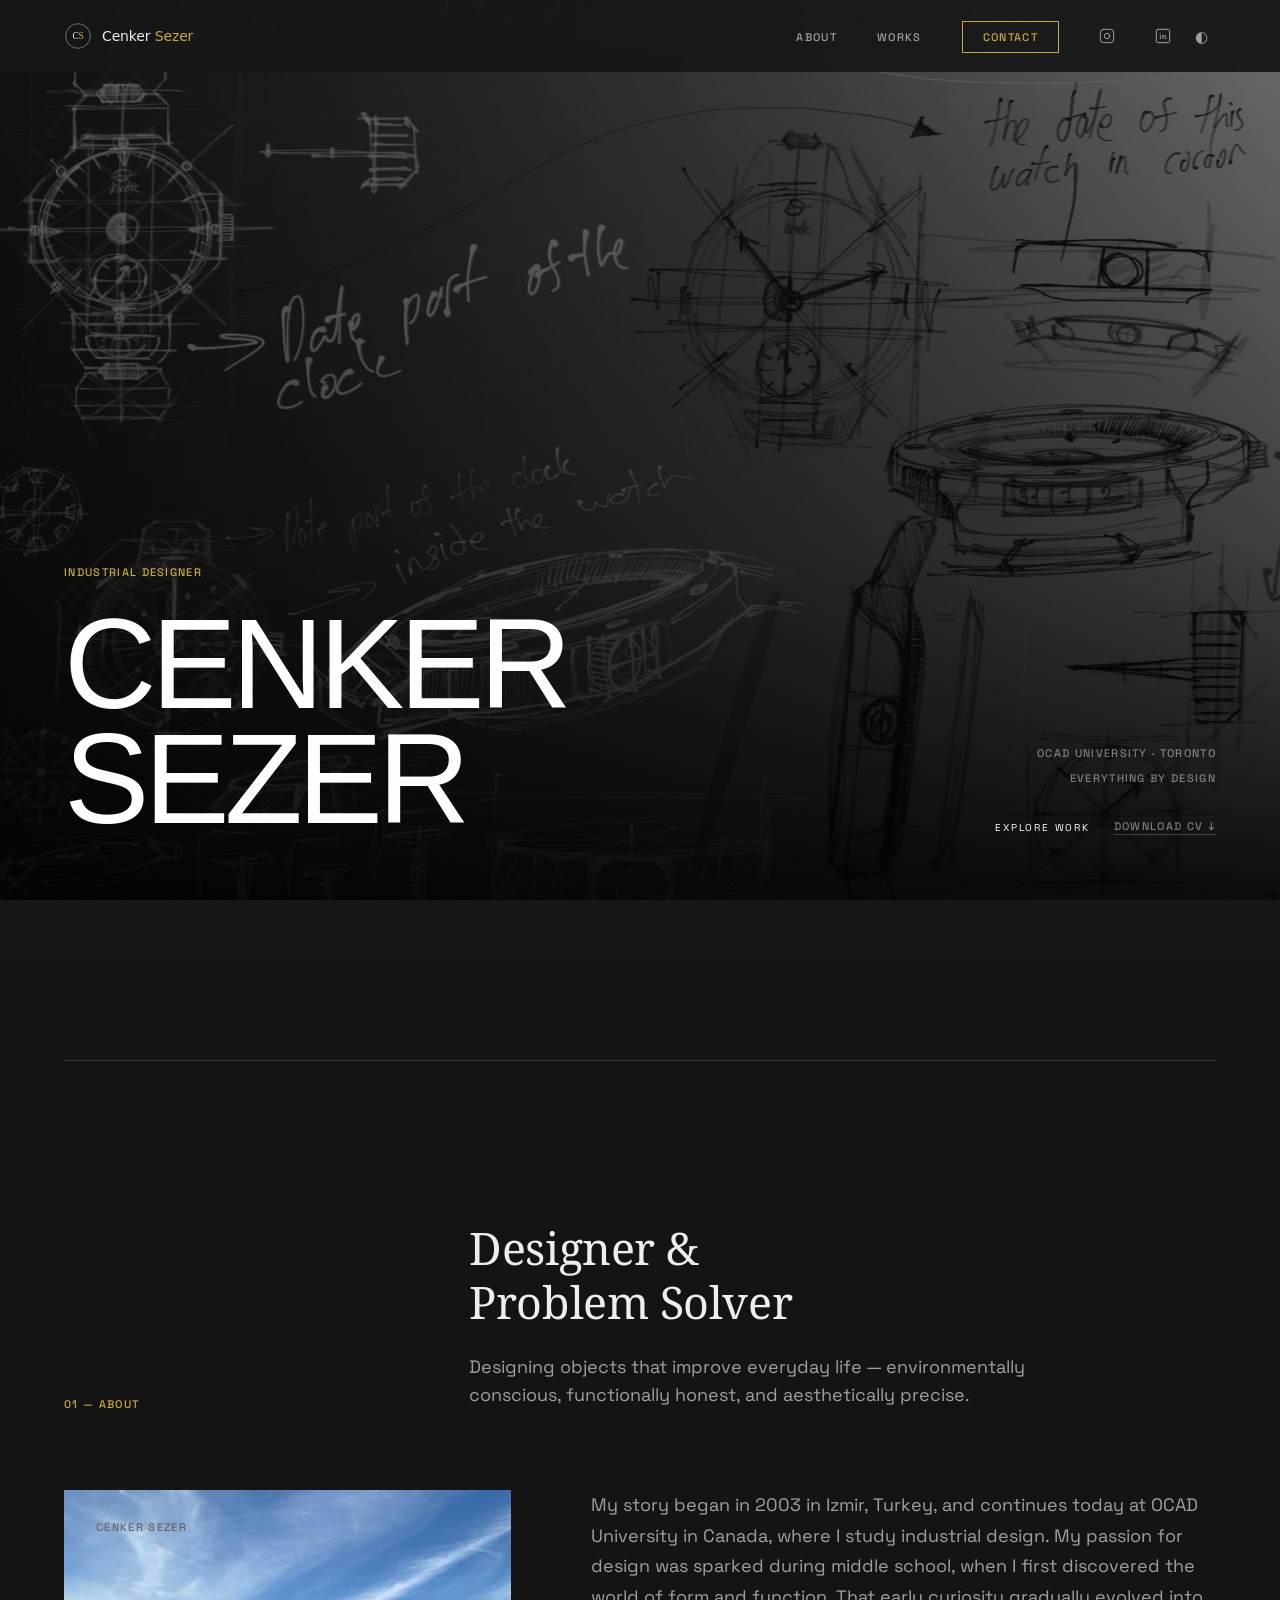
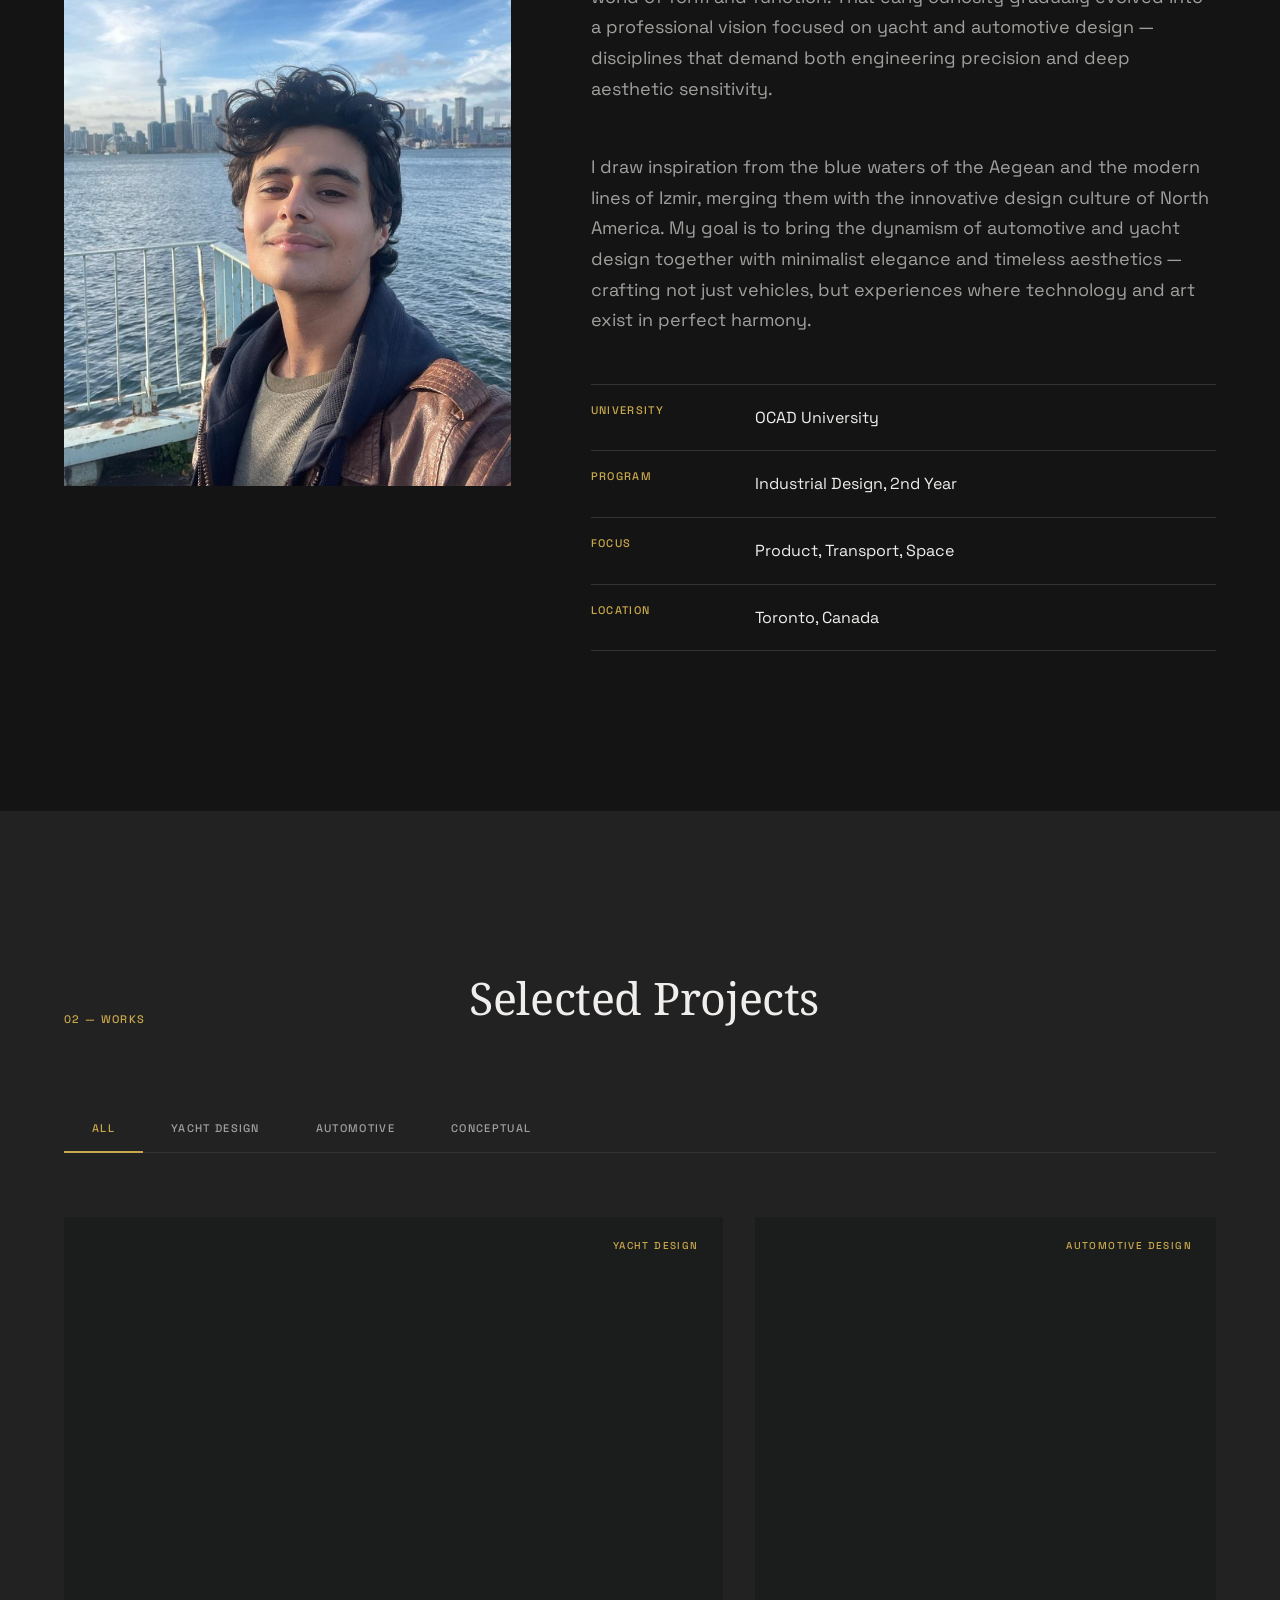
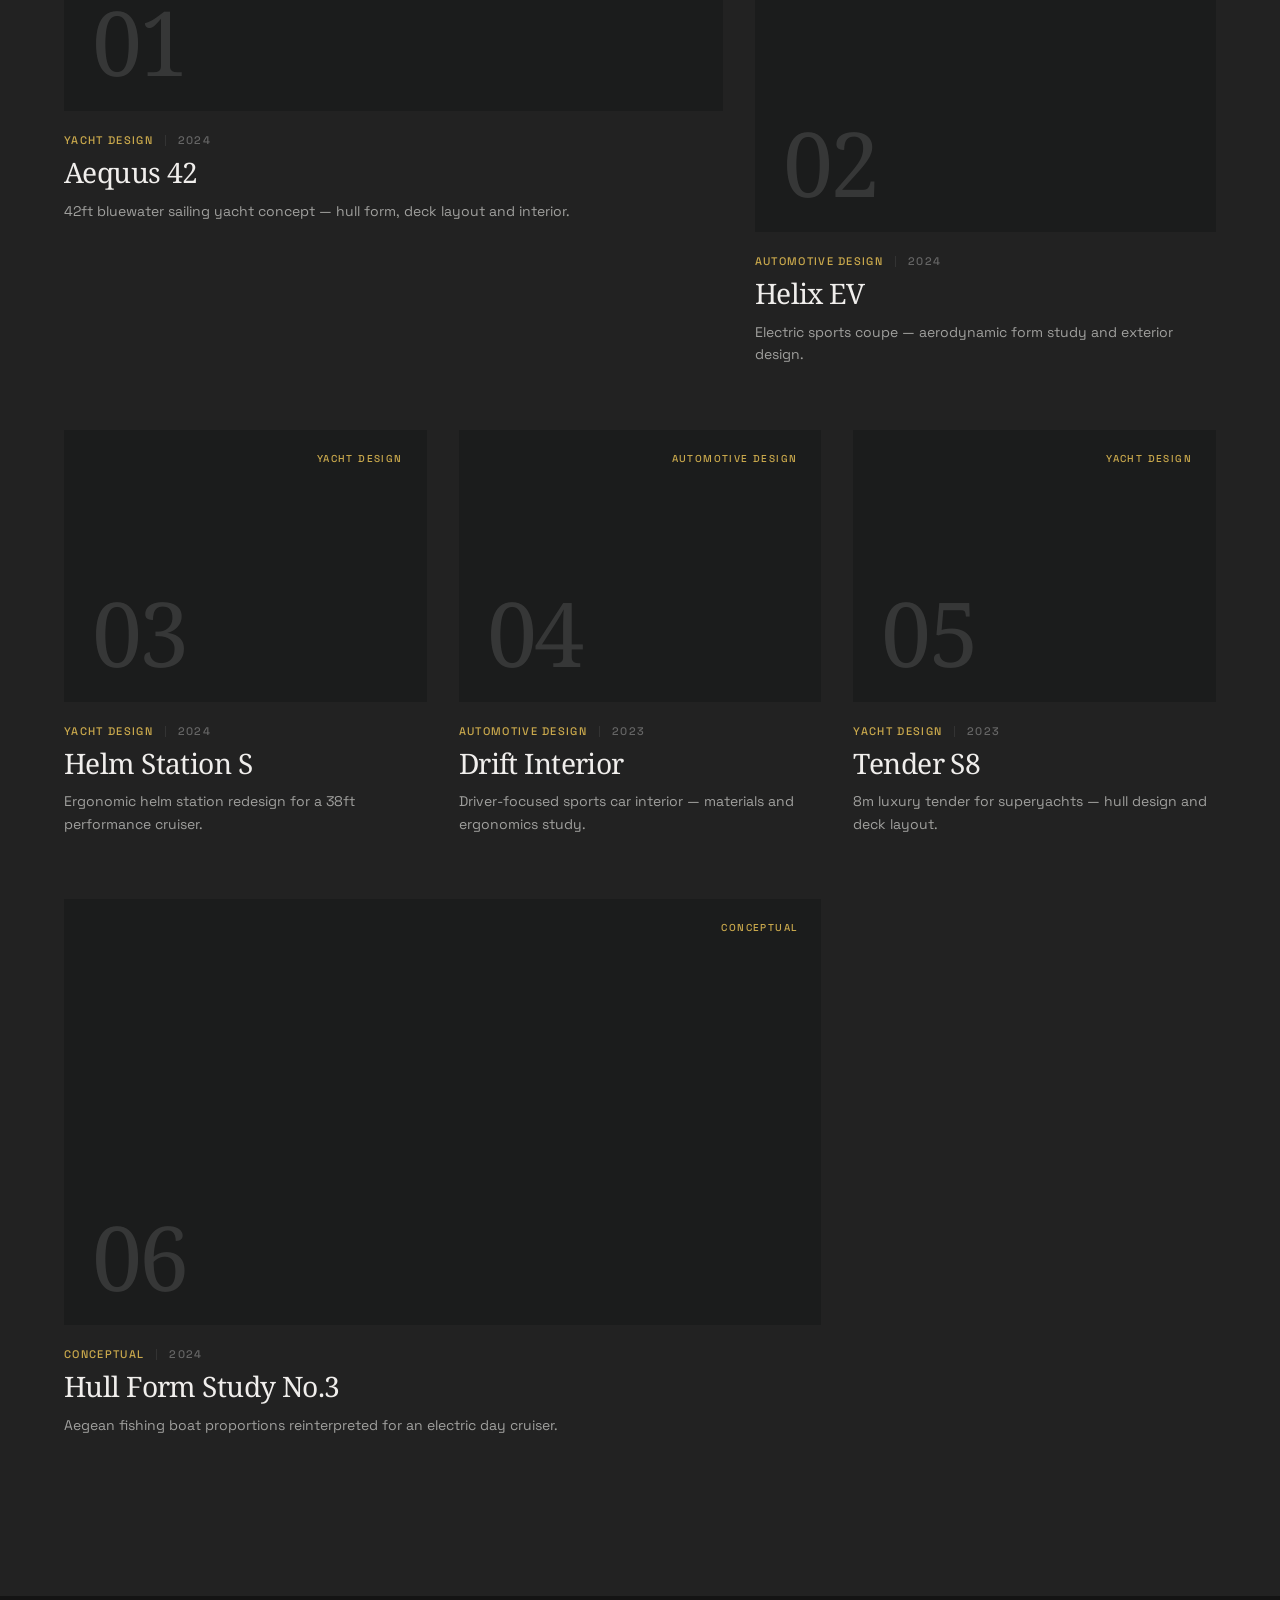
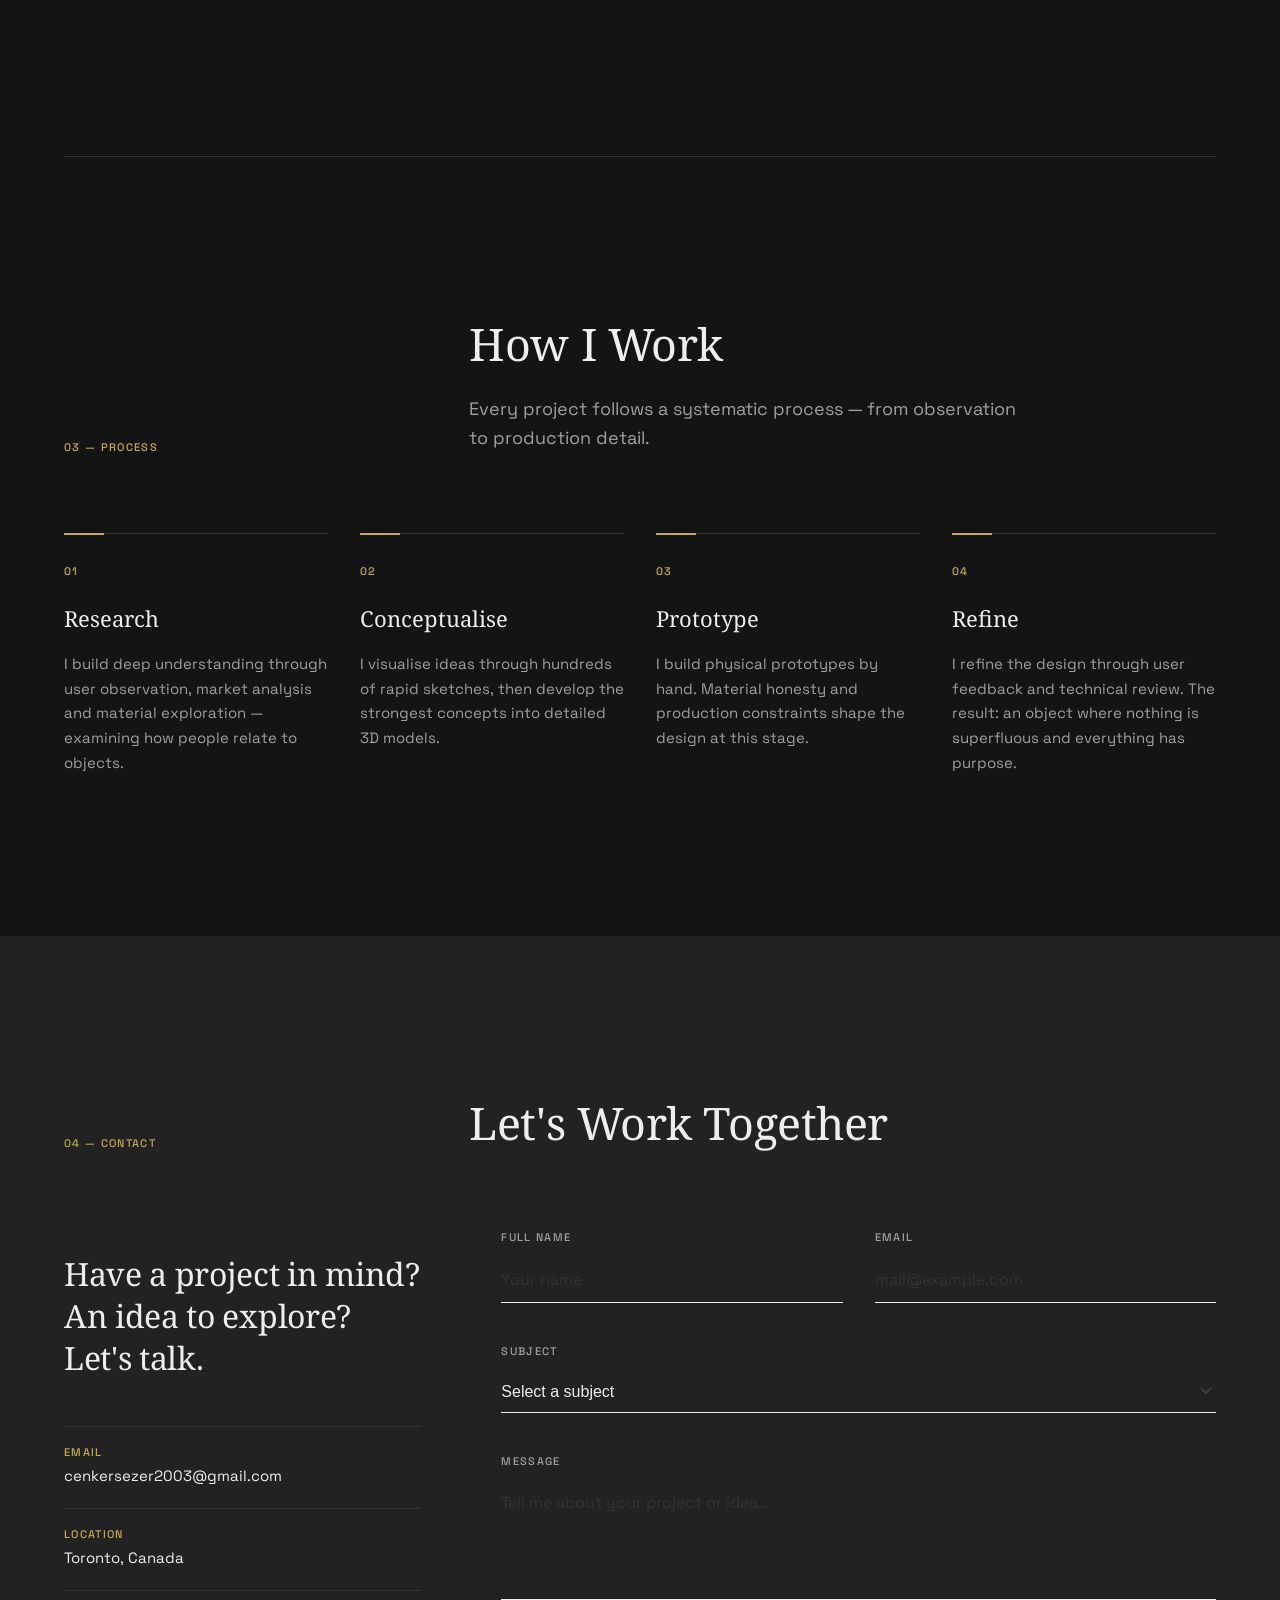
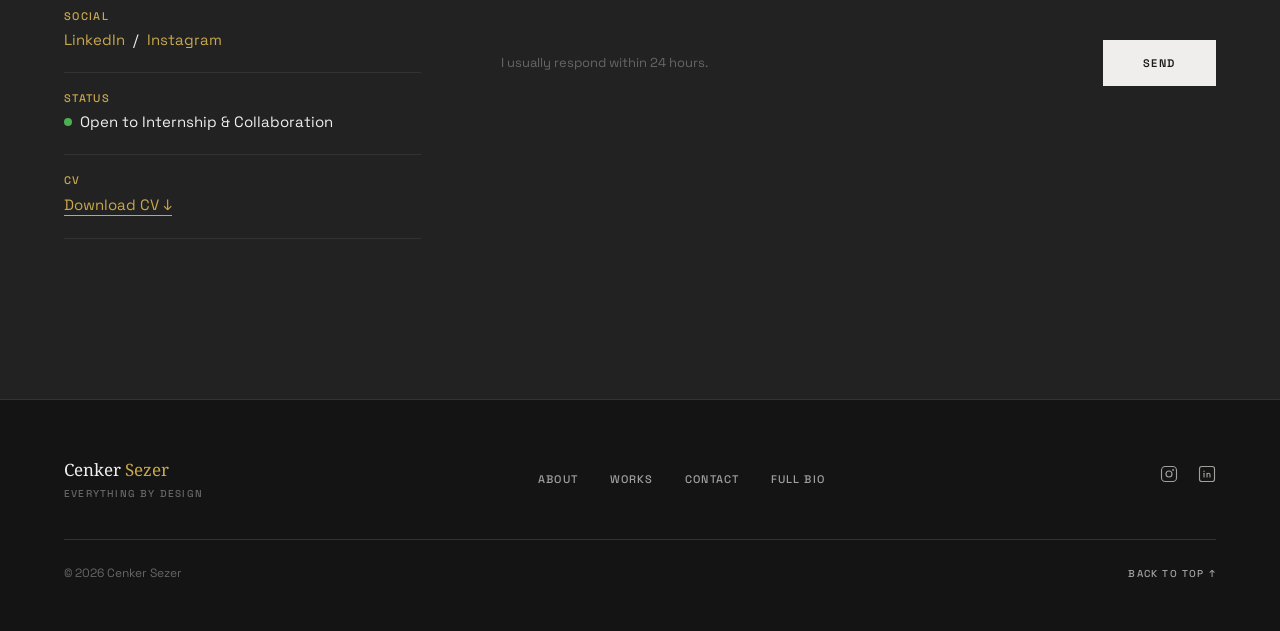
<file: index.html>
<!DOCTYPE html>
<html lang="en" data-theme="dark">
<head>
  <meta charset="UTF-8" />
  <meta name="viewport" content="width=device-width, initial-scale=1.0" />
  <title>Cenker Sezer — Industrial Designer | Everything by Design</title>
  <meta name="description" content="Cenker Sezer is an industrial designer at OCAD University, Toronto. Portfolio of conceptual and studio projects spanning product, transportation and beyond." />
  <meta name="author" content="Cenker Sezer" />
  <meta name="robots" content="index, follow" />
  <meta name="google-site-verification" content="D2dhnBlb1MCZHvz9jNrZkV-aJfMDEbDMz3e8PR_0m4k" />
  <link rel="canonical" href="https://cenkersezer.com/" />

  <!-- Open Graph -->
  <meta property="og:type" content="website" />
  <meta property="og:url" content="https://cenkersezer.com/" />
  <meta property="og:title" content="Cenker Sezer — Industrial Designer" />
  <meta property="og:description" content="Portfolio of industrial design projects by Cenker Sezer, OCAD University — everything by design." />
  <meta property="og:image" content="https://cenkersezer.com/images/og-cover.jpg" />
  <meta property="og:locale" content="en_CA" />

  <!-- Twitter Card -->
  <meta name="twitter:card" content="summary_large_image" />
  <meta name="twitter:title" content="Cenker Sezer — Industrial Designer" />
  <meta name="twitter:description" content="Portfolio of industrial design projects by Cenker Sezer, OCAD University — everything by design." />
  <meta name="twitter:image" content="https://cenkersezer.com/images/og-cover.jpg" />

  <!-- Schema.org -->
  <script type="application/ld+json">
  {
    "@context": "https://schema.org",
    "@type": "Person",
    "name": "Cenker Sezer",
    "url": "https://cenkersezer.com",
    "jobTitle": "Industrial Designer",
    "alumniOf": {
      "@type": "CollegeOrUniversity",
      "name": "OCAD University",
      "address": { "@type": "PostalAddress", "addressLocality": "Toronto", "addressCountry": "CA" }
    },
    "knowsAbout": ["Yacht Design", "Automotive Design", "Industrial Design", "Sketching", "Prototyping"],
    "sameAs": [
      "https://www.instagram.com/cenkerszr"
    ]
  }
  </script>

  <link rel="icon" href="logo.svg" type="image/svg+xml">
  <link rel="preconnect" href="https://fonts.googleapis.com" />
  <link rel="preconnect" href="https://fonts.gstatic.com" crossorigin />
  <link href="https://fonts.googleapis.com/css2?family=Cormorant+Garamond:ital,wght@0,300;0,400;1,300;1,400&family=Noto+Serif:ital,wght@0,300;0,400;0,500;1,300;1,400;1,500&family=Space+Grotesk:wght@300;400;500;600;700&display=swap" rel="stylesheet" />
  <style>
    /* ─── DESIGN TOKENS ────────────────────────────────────── */
    :root {
      --surface:              #fbf9f8;
      --surface-dim:          #dbd9d9;
      --surface-low:          #f5f3f3;
      --surface-container:    #efeded;
      --surface-high:         #eae8e7;
      --surface-highest:      #e4e2e2;
      --on-surface:           #1b1c1c;
      --on-surface-variant:   #444748;
      --outline:              #747878;
      --outline-variant:      #c4c7c7;
      --primary:              #000000;
      --on-primary:           #ffffff;
      --secondary:            #755a22;
      --secondary-container:  #fdd893;
      --background:           #fbf9f8;
      --nav-bg:               rgba(245,242,238,0.88);

      --font-serif: 'Noto Serif', Georgia, serif;
      --font-sans:  'Space Grotesk', system-ui, sans-serif;

      --unit: 8px;
      --gutter: 32px;
      --margin: 64px;
      --section-gap: 160px;
      --container: 1440px;
    }
    [data-theme="dark"] {
      --surface:              #1a1a1a;
      --surface-dim:          #111111;
      --surface-low:          #222222;
      --surface-container:    #252525;
      --surface-high:         #2a2a2a;
      --surface-highest:      #303030;
      --on-surface:           #f0eeec;
      --on-surface-variant:   #a0a09e;
      --outline:              #666666;
      --outline-variant:      #333333;
      --primary:              #f0eeec;
      --on-primary:           #1a1a1a;
      --secondary:            #c9a84c;
      --background:           #141414;
      --nav-bg:               rgba(20,20,20,0.92);
    }

    /* ─── RESET ────────────────────────────────────────────── */
    *, *::before, *::after { box-sizing: border-box; margin: 0; padding: 0; }
    html { scroll-behavior: smooth; }
    body {
      font-family: var(--font-sans);
      background: var(--background);
      color: var(--on-surface);
      font-size: 16px;
      transition: opacity 0.25s ease;
      line-height: 1.6;
      -webkit-font-smoothing: antialiased;
    }
    img { display: block; width: 100%; }
    a { color: inherit; text-decoration: none; }
    ul { list-style: none; }
    button, input, textarea { font-family: inherit; }

    /* ─── UTILITY ──────────────────────────────────────────── */
    .label-caps {
      font-family: var(--font-sans);
      font-size: 11px;
      font-weight: 500;
      letter-spacing: 0.12em;
      text-transform: uppercase;
      line-height: 1;
    }
    .serif { font-family: var(--font-serif); }
    .container {
      max-width: var(--container);
      margin-inline: auto;
      padding-inline: var(--margin);
    }
    .hairline { width: 100%; height: 1px; background: var(--outline-variant); }
    .gold-line { width: 100%; height: 1px; background: var(--secondary); opacity: 0.4; }

    /* ─── NAV ──────────────────────────────────────────────── */
    /* scroll progress */
    .scroll-progress {
      position: fixed;
      top: 0; left: 0;
      height: 2px;
      width: 0%;
      background: var(--secondary);
      z-index: 200;
      transition: width 0.08s linear;
    }
    nav {
      position: fixed;
      top: 0; left: 0; right: 0;
      z-index: 100;
      background: var(--nav-bg);
      backdrop-filter: blur(12px);
      -webkit-backdrop-filter: blur(12px);
      transition: background 0.4s;
    }
    /* dark mode toggle */
    .theme-toggle {
      background: none;
      border: none;
      cursor: pointer;
      color: var(--on-surface-variant);
      padding: 4px 8px;
      font-size: 15px;
      transition: color 0.2s;
      line-height: 1;
      margin-left: 16px;
    }
    .theme-toggle:hover { color: var(--secondary); }
    .nav-ig {
      display: flex;
      align-items: center;
      color: var(--on-surface-variant);
      transition: color 0.2s;
    }
    .nav-ig:hover { color: var(--secondary); }
    .nav-inner {
      display: flex;
      align-items: center;
      height: 72px;
      padding-inline: var(--margin);
    }
    .nav-links { margin-left: auto; }
    .nav-logo {
      font-family: -apple-system, BlinkMacSystemFont, system-ui, sans-serif;
      font-size: 14px;
      font-weight: 500;
      letter-spacing: -0.01em;
      color: var(--on-surface);
      display: flex;
      align-items: center;
      gap: 10px;
    }
    .nav-logo span { color: var(--secondary); }
    .nav-logo > span { color: var(--on-surface); }
    .nav-logo-svg { flex-shrink: 0; }
    .nav-tagline {
      position: absolute;
      left: 50%;
      transform: translateX(-50%);
      color: var(--on-surface-variant);
      pointer-events: none;
    }
    .nav-links {
      display: flex;
      gap: 40px;
      align-items: center;
    }
    .nav-links a {
      font-size: 11px;
      font-weight: 500;
      letter-spacing: 0.12em;
      text-transform: uppercase;
      color: var(--on-surface-variant);
      transition: color 0.2s;
    }
    .nav-links a:hover { color: var(--on-surface); }
    .nav-links a.active { color: var(--secondary); }
    .nav-contact-btn {
      border: 1px solid var(--secondary);
      color: var(--secondary) !important;
      padding: 8px 20px;
      transition: background 0.2s, color 0.2s !important;
    }
    .nav-contact-btn:hover {
      background: var(--secondary);
      color: #fff !important;
    }
    .nav-divider {
      position: absolute;
      bottom: 0; left: 0; right: 0;
      height: 1px;
      background: var(--outline-variant);
      opacity: 0;
      transition: opacity 0.3s;
    }
    nav.scrolled .nav-divider { opacity: 1; }

    /* hamburger */
    .nav-toggle {
      display: none;
      flex-direction: column;
      gap: 5px;
      cursor: pointer;
      background: none;
      border: none;
      padding: 4px;
    }
    .nav-toggle span {
      display: block;
      width: 24px;
      height: 1px;
      background: var(--on-surface);
      transition: transform 0.3s, opacity 0.3s;
    }

    /* ─── HERO ─────────────────────────────────────────────── */
    #hero {
      min-height: 100vh;
      position: relative;
      display: flex;
      align-items: flex-end;
      padding: var(--margin);
      padding-top: 72px;
      overflow: hidden;
    }
    .hero-bg {
      position: absolute;
      inset: 0;
      background-image: url('images/hero-sketch.jpg');
      background-size: cover;
      background-position: center;
      filter: grayscale(100%);
      opacity: 0.45;
      transform: scale(1.04);
      transition: transform 8s ease;
    }
    #hero:hover .hero-bg { transform: scale(1); }
    .hero-overlay {
      position: absolute;
      inset: 0;
      background: linear-gradient(to top, rgba(0,0,0,0.92) 0%, rgba(0,0,0,0.5) 40%, rgba(0,0,0,0.15) 100%);
    }
    .hero-content {
      position: relative;
      z-index: 1;
      width: 100%;
      display: flex;
      justify-content: space-between;
      align-items: flex-end;
      gap: 40px;
    }
    .hero-title {
      font-family: -apple-system, BlinkMacSystemFont, 'SF Pro Display', 'Helvetica Neue', Arial, sans-serif;
      font-size: clamp(56px, 10vw, 160px);
      font-weight: 200;
      letter-spacing: -0.04em;
      line-height: 0.9;
      color: #ffffff;
      text-transform: uppercase;
    }
    .hero-eyebrow {
      color: #c9a84c;
      margin-bottom: 28px;
      display: block;
    }
    .hero-right-info {
      text-align: right;
      flex-shrink: 0;
    }
    .hero-meta {
      display: flex;
      flex-direction: column;
      gap: 8px;
      margin-bottom: 32px;
      align-items: flex-end;
    }
    .hero-meta span {
      font-size: 11px;
      font-weight: 500;
      letter-spacing: 0.12em;
      text-transform: uppercase;
      color: rgba(255,255,255,0.45);
    }
    .hero-scroll {
      display: flex;
      align-items: center;
      gap: 16px;
      font-family: var(--font-sans);
      font-size: 10px;
      letter-spacing: 0.18em;
      text-transform: uppercase;
      color: #ffffff;
      transition: gap 0.3s;
    }
    .hero-scroll:hover { gap: 24px; }
    .hero-scroll-line {
      width: 40px;
      height: 1px;
      background: var(--secondary);
      animation: scrollPulse 2s ease-in-out infinite;
    }
    @keyframes scrollPulse {
      0%, 100% { opacity: 0.3; width: 24px; }
      50%       { opacity: 1;   width: 40px; }
    }
    .hero-divider { display: none; }
    .hero-right-label {
      display: none;
      font-size: 10px;
      letter-spacing: 0.16em;
    }
    .hero-actions {
      display: flex;
      gap: 12px;
      flex-wrap: wrap;
      justify-content: center;
    }
    .btn-primary {
      display: inline-block;
      padding: 16px 40px;
      background: var(--primary);
      color: var(--on-primary);
      font-family: var(--font-sans);
      font-size: 11px;
      font-weight: 600;
      letter-spacing: 0.14em;
      text-transform: uppercase;
      border: none;
      cursor: pointer;
      transition: opacity 0.2s;
    }
    .btn-primary:hover { opacity: 0.82; }
    .btn-ghost {
      display: inline-block;
      padding: 15px 40px;
      background: transparent;
      color: var(--secondary);
      font-family: var(--font-sans);
      font-size: 11px;
      font-weight: 500;
      letter-spacing: 0.14em;
      text-transform: uppercase;
      border: 1px solid var(--secondary);
      cursor: pointer;
      transition: background 0.2s;
    }
    .btn-ghost:hover { background: rgba(117,90,34,0.06); }

    /* ─── SCROLL INDICATOR ─────────────────────────────────── */
    .scroll-indicator {
      position: absolute;
      bottom: 40px;
      left: var(--margin);
      display: flex;
      align-items: center;
      gap: 12px;
      color: var(--outline);
    }
    .scroll-indicator .line {
      width: 40px;
      height: 1px;
      background: var(--secondary);
      transform-origin: left;
      animation: scrollLine 2s ease-in-out infinite;
    }
    @keyframes scrollLine {
      0%   { transform: scaleX(0); opacity: 0; }
      40%  { transform: scaleX(1); opacity: 1; }
      80%  { transform: scaleX(1); opacity: 1; }
      100% { transform: scaleX(0); opacity: 0; }
    }

    /* ─── SECTION HEADERS ──────────────────────────────────── */
    .section-header {
      display: grid;
      grid-template-columns: 1fr 2fr;
      gap: var(--gutter);
      align-items: end;
      margin-bottom: 80px;
    }
    .section-number {
      color: var(--secondary);
    }
    .section-title {
      font-family: var(--font-serif);
      font-size: clamp(32px, 3.5vw, 48px);
      font-weight: 400;
      line-height: 1.2;
      letter-spacing: -0.01em;
    }
    .section-lead {
      font-size: 18px;
      color: var(--on-surface-variant);
      line-height: 1.6;
      max-width: 560px;
      margin-top: 24px;
    }

    /* ─── ABOUT ────────────────────────────────────────────── */
    #about {
      padding-block: var(--section-gap);
    }
    .about-grid {
      display: grid;
      grid-template-columns: 5fr 7fr;
      gap: 80px;
      align-items: start;
    }
    .about-portrait {
      aspect-ratio: 3/4;
      background: var(--surface-high);
      position: relative;
      overflow: hidden;
    }
    .about-portrait-placeholder {
      position: absolute;
      inset: 0;
      display: flex;
      align-items: center;
      justify-content: center;
      flex-direction: column;
      gap: 16px;
    }
    .about-portrait-placeholder .monogram {
      font-family: var(--font-serif);
      font-size: 80px;
      font-weight: 300;
      color: var(--surface-dim);
      line-height: 1;
    }
    .portrait-label {
      position: absolute;
      top: var(--gutter);
      left: var(--gutter);
    }
    .about-content {}
    .about-bio {
      font-size: 18px;
      line-height: 1.7;
      color: var(--on-surface-variant);
      margin-bottom: 48px;
    }
    .about-bio strong {
      color: var(--on-surface);
      font-weight: 500;
    }
    .spec-list {
      display: grid;
      gap: 0;
    }
    .spec-item {
      display: grid;
      grid-template-columns: 140px 1fr;
      gap: 24px;
      padding-block: 20px;
      border-bottom: 1px solid var(--outline-variant);
    }
    .spec-item:first-child { border-top: 1px solid var(--outline-variant); }
    .spec-key {
      color: var(--secondary);
    }
    .spec-value {
      font-size: 16px;
      color: var(--on-surface);
    }
    .skills-grid {
      display: flex;
      flex-wrap: wrap;
      gap: 8px;
      margin-top: 40px;
    }
    .chip {
      display: inline-block;
      padding: 8px 14px;
      border: 1px solid var(--outline-variant);
      font-size: 11px;
      font-weight: 500;
      letter-spacing: 0.1em;
      text-transform: uppercase;
      color: var(--on-surface-variant);
      transition: border-color 0.2s, color 0.2s;
    }
    .chip:hover {
      border-color: var(--secondary);
      color: var(--secondary);
    }

    /* ─── PORTFOLIO ────────────────────────────────────────── */
    #portfolio {
      padding-block: var(--section-gap);
      background: var(--surface-low);
    }
    .portfolio-filters {
      display: flex;
      gap: 0;
      margin-bottom: 64px;
      border-bottom: 1px solid var(--outline-variant);
    }
    .filter-btn {
      padding: 16px 28px;
      background: none;
      border: none;
      border-bottom: 2px solid transparent;
      margin-bottom: -1px;
      font-size: 11px;
      font-weight: 500;
      letter-spacing: 0.12em;
      text-transform: uppercase;
      color: var(--on-surface-variant);
      cursor: pointer;
      transition: color 0.2s, border-color 0.2s;
    }
    .filter-btn:hover { color: var(--on-surface); }
    .filter-btn.active {
      color: var(--secondary);
      border-bottom-color: var(--secondary);
    }

    .portfolio-grid {
      display: grid;
      grid-template-columns: repeat(12, 1fr);
      gap: var(--gutter);
      row-gap: 64px;
    }
    .project-card {
      cursor: pointer;
      transition: opacity 0.3s;
    }
    .project-card.hidden { display: none; }
    .project-card:hover { opacity: 1; }
    .project-card:hover .project-img { transform: scale(1.02); }
    .project-img::after {
      content: '';
      position: absolute;
      inset: 0;
      background: var(--secondary);
      opacity: 0;
      transition: opacity 0.4s ease;
      pointer-events: none;
    }
    .project-card:hover .project-img::after { opacity: 0.10; }

    .project-card--lg { grid-column: span 7; }
    .project-card--md { grid-column: span 5; }
    .project-card--sm { grid-column: span 4; }
    .project-card--wide { grid-column: span 8; }

    .project-img-wrap {
      overflow: hidden;
      margin-bottom: 24px;
    }
    .project-img {
      aspect-ratio: 4/3;
      background: #1b1c1c;
      transition: transform 0.5s cubic-bezier(0.25, 0.46, 0.45, 0.94);
      display: flex;
      align-items: center;
      justify-content: center;
      position: relative;
      overflow: hidden;
    }
    .project-img.tall { aspect-ratio: 3/4; }
    .project-img-placeholder {
      position: absolute;
      inset: 0;
      display: flex;
      align-items: flex-end;
      justify-content: flex-start;
      padding: 24px 28px;
    }
    .project-img-number {
      font-family: var(--font-serif);
      font-size: clamp(56px, 7vw, 96px);
      font-weight: 400;
      color: rgba(255,255,255,0.12);
      line-height: 1;
      user-select: none;
      letter-spacing: -0.03em;
    }
    .project-img-category {
      position: absolute;
      top: 24px;
      right: 24px;
      font-family: var(--font-sans);
      font-size: 10px;
      font-weight: 500;
      letter-spacing: 0.14em;
      text-transform: uppercase;
      color: var(--secondary);
    }

    .project-meta { margin-bottom: 10px; display: flex; align-items: center; gap: 12px; }
    .project-meta .cat { color: var(--secondary); }
    .project-meta .year { color: var(--outline); padding-left: 12px; border-left: 1px solid var(--outline-variant); }
    .project-title {
      font-family: var(--font-serif);
      font-size: clamp(22px, 2.2vw, 32px);
      font-weight: 400;
      line-height: 1.2;
      letter-spacing: -0.02em;
      margin-bottom: 10px;
    }
    .project-desc {
      font-size: 14px;
      color: var(--on-surface-variant);
      line-height: 1.6;
    }

    /* ─── PROCESS ──────────────────────────────────────────── */
    #process {
      padding-block: var(--section-gap);
    }
    .process-steps {
      display: grid;
      grid-template-columns: repeat(4, 1fr);
      gap: var(--gutter);
      margin-top: 80px;
    }
    .process-step {
      padding-top: 32px;
      border-top: 1px solid var(--outline-variant);
      position: relative;
    }
    .process-step::before {
      content: '';
      position: absolute;
      top: -1px; left: 0;
      width: 40px; height: 2px;
      background: var(--secondary);
    }
    .step-num {
      color: var(--secondary);
      margin-bottom: 24px;
    }
    .step-title {
      font-family: var(--font-serif);
      font-size: 22px;
      font-weight: 400;
      margin-bottom: 16px;
    }
    .step-desc {
      font-size: 15px;
      color: var(--on-surface-variant);
      line-height: 1.65;
    }

    /* ─── CONTACT ──────────────────────────────────────────── */
    #contact {
      padding-block: var(--section-gap);
      background: var(--surface-low);
    }
    .contact-grid {
      display: grid;
      grid-template-columns: 4fr 8fr;
      gap: 80px;
      align-items: start;
    }
    .contact-info {}
    .contact-tagline {
      font-family: var(--font-serif);
      font-size: clamp(24px, 2.5vw, 36px);
      font-weight: 400;
      line-height: 1.3;
      letter-spacing: -0.01em;
      margin-top: 24px;
      margin-bottom: 48px;
      color: var(--on-surface);
    }
    .contact-details {
      display: flex;
      flex-direction: column;
      gap: 0;
    }
    .contact-detail-item {
      padding-block: 20px;
      border-bottom: 1px solid var(--outline-variant);
    }
    .contact-detail-item:first-child { border-top: 1px solid var(--outline-variant); }
    .detail-label { color: var(--secondary); margin-bottom: 6px; }
    .detail-value { font-size: 15px; color: var(--on-surface); }

    /* form */
    .contact-form {
      display: flex;
      flex-direction: column;
      gap: 40px;
    }
    .form-row {
      display: grid;
      grid-template-columns: 1fr 1fr;
      gap: 32px;
    }
    .form-field {
      display: flex;
      flex-direction: column;
      gap: 10px;
    }
    .form-field label {
      font-size: 11px;
      font-weight: 500;
      letter-spacing: 0.12em;
      text-transform: uppercase;
      color: var(--on-surface-variant);
    }
    .form-field input,
    .form-field textarea,
    .form-field select {
      background: transparent;
      border: none;
      border-bottom: 1px solid var(--on-surface);
      padding: 12px 0;
      font-size: 16px;
      color: var(--on-surface);
      outline: none;
      transition: border-color 0.2s;
      width: 100%;
      -webkit-appearance: none;
      appearance: none;
    }
    .form-field select {
      cursor: pointer;
      background-image: url("data:image/svg+xml,%3Csvg xmlns='http://www.w3.org/2000/svg' width='12' height='8' fill='none'%3E%3Cpath d='M1 1l5 5 5-5' stroke='%23444748' stroke-width='1.5'/%3E%3C/svg%3E");
      background-repeat: no-repeat;
      background-position: right 4px center;
      padding-right: 24px;
    }
    .form-field select option { background: var(--surface); color: var(--on-surface); }
    .form-field input:focus,
    .form-field textarea:focus,
    .form-field select:focus {
      border-bottom-color: var(--secondary);
    }
    .form-field textarea {
      resize: none;
      min-height: 120px;
    }
    .form-field input::placeholder,
    .form-field textarea::placeholder {
      color: var(--outline-variant);
    }
    .form-footer {
      display: flex;
      align-items: center;
      justify-content: space-between;
      flex-wrap: wrap;
      gap: 16px;
    }
    .form-note {
      font-size: 13px;
      color: var(--outline);
    }
    .form-success {
      display: none;
      padding: 24px;
      border: 1px solid var(--secondary);
      background: rgba(117, 90, 34, 0.04);
    }
    .form-success p { font-size: 15px; color: var(--on-surface-variant); }
    .form-success strong { color: var(--secondary); }

    /* ─── FOOTER ───────────────────────────────────────────── */
    footer {
      padding-block: 56px 48px;
      border-top: 1px solid var(--outline-variant);
    }
    .footer-inner {
      display: flex;
      align-items: center;
      justify-content: space-between;
      flex-wrap: wrap;
      gap: 24px;
      margin-bottom: 40px;
    }
    .footer-left { display: flex; flex-direction: column; gap: 6px; }
    .footer-logo { font-family: var(--font-serif); font-size: 17px; }
    .footer-logo span { color: var(--secondary); }
    .footer-tagline { color: var(--outline); font-size: 10px; letter-spacing: 0.12em; }
    .footer-links {
      display: flex;
      gap: 32px;
      list-style: none;
    }
    .footer-links a {
      font-size: 11px;
      font-weight: 500;
      letter-spacing: 0.1em;
      text-transform: uppercase;
      color: var(--on-surface-variant);
      transition: color 0.2s;
    }
    .footer-links a:hover { color: var(--secondary); }
    .footer-social { display: flex; gap: 20px; align-items: center; }
    .footer-social a {
      color: var(--on-surface-variant);
      transition: color 0.2s;
    }
    .footer-social a:hover { color: var(--secondary); }
    .footer-bottom {
      display: flex;
      align-items: center;
      justify-content: space-between;
      border-top: 1px solid var(--outline-variant);
      padding-top: 24px;
    }
    .footer-copy { font-size: 12px; color: var(--outline); }
    .footer-top {
      font-size: 10px;
      letter-spacing: 0.12em;
      color: var(--on-surface-variant);
      transition: color 0.2s;
    }
    .footer-top:hover { color: var(--secondary); }

    /* ─── MODAL ─────────────────────────────────────────────── */
    .modal-overlay {
      display: none;
      position: fixed;
      inset: 0;
      z-index: 200;
      background: rgba(27, 28, 28, 0.85);
      backdrop-filter: blur(4px);
      align-items: center;
      justify-content: center;
      padding: var(--gutter);
    }
    .modal-overlay.open { display: flex; }
    .modal {
      background: var(--surface);
      max-width: 800px;
      width: 100%;
      max-height: 90vh;
      overflow-y: auto;
    }
    .modal-header {
      padding: var(--margin) var(--margin) 40px;
      border-bottom: 1px solid var(--outline-variant);
    }
    .modal-close {
      position: absolute;
      top: 24px; right: 24px;
      background: none;
      border: none;
      cursor: pointer;
      font-size: 24px;
      color: var(--on-surface-variant);
      line-height: 1;
    }
    .modal-body { padding: var(--margin); }
    .modal-img {
      aspect-ratio: 16/9;
      background: var(--surface-high);
      margin-bottom: 40px;
      display: flex;
      align-items: center;
      justify-content: center;
      overflow: hidden;
    }
    .modal-img-num {
      font-family: var(--font-serif);
      font-size: 120px;
      font-weight: 300;
      color: var(--surface-dim);
      line-height: 1;
    }
    .modal-specs { margin-top: 32px; }

    /* ─── ANIMATIONS ────────────────────────────────────────── */
    [data-reveal] {
      opacity: 0;
      transform: translateY(24px);
      transition: opacity 0.7s cubic-bezier(0.25,0.46,0.45,0.94),
                  transform 0.7s cubic-bezier(0.25,0.46,0.45,0.94);
    }
    [data-reveal].revealed {
      opacity: 1;
      transform: none;
    }
    [data-reveal-delay="1"] { transition-delay: 0.1s; }
    [data-reveal-delay="2"] { transition-delay: 0.2s; }
    [data-reveal-delay="3"] { transition-delay: 0.3s; }
    [data-reveal-delay="4"] { transition-delay: 0.4s; }

    /* ─── RESPONSIVE ────────────────────────────────────────── */
    @media (max-width: 1024px) {
      :root {
        --margin: 40px;
        --section-gap: 120px;
      }
      .project-card--lg { grid-column: span 12; }
      .project-card--md { grid-column: span 12; }
      .project-card--sm { grid-column: span 6; }
      .project-card--wide { grid-column: span 12; }
      .process-steps { grid-template-columns: repeat(2, 1fr); }
    }
    @media (max-width: 768px) {
      :root {
        --margin: 24px;
        --gutter: 16px;
        --section-gap: 96px;
      }
      #hero { padding: 24px; padding-bottom: 48px; }
      .hero-content { flex-direction: column; align-items: flex-start; gap: 20px; }
      .hero-right-info { text-align: left; }
      .hero-meta { align-items: flex-start; margin-bottom: 20px; }
      .hero-title { font-size: clamp(48px, 13vw, 80px); letter-spacing: -0.03em; }
      .hero-eyebrow { margin-bottom: 16px; }
      .about-grid { grid-template-columns: 1fr; gap: 48px; }
      .about-portrait { max-width: 320px; }
      .project-card--sm { grid-column: span 12; }
      .process-steps { grid-template-columns: 1fr; }
      .contact-grid { grid-template-columns: 1fr; gap: 48px; }
      .form-row { grid-template-columns: 1fr; }
      .section-header { grid-template-columns: 1fr; }
      .nav-links { display: none; position: fixed; top: 72px; left: 0; right: 0; background: var(--surface); flex-direction: column; padding: 32px var(--margin); gap: 24px; border-bottom: 1px solid var(--outline-variant); }
      .nav-links.open { display: flex; }
      .nav-toggle { display: flex; margin-left: auto; }
      .nav-tagline { display: none; }
      .portfolio-filters {
        overflow-x: auto;
        -webkit-overflow-scrolling: touch;
        flex-wrap: nowrap;
        scrollbar-width: none;
        margin-inline: calc(-1 * var(--margin));
        padding-inline: var(--margin);
      }
      .portfolio-filters::-webkit-scrollbar { display: none; }
      .filter-btn { white-space: nowrap; padding: 14px 20px; flex-shrink: 0; }
      .footer-inner { flex-direction: column; align-items: flex-start; }
      .footer-bottom { flex-direction: column; align-items: flex-start; gap: 12px; }
    }
    /* BACK TO TOP */
    .back-to-top {
      position: fixed;
      bottom: 40px;
      right: 40px;
      width: 44px;
      height: 44px;
      background: var(--on-surface);
      color: var(--background);
      border: none;
      cursor: pointer;
      display: flex;
      align-items: center;
      justify-content: center;
      opacity: 0;
      pointer-events: none;
      transition: opacity 0.3s, transform 0.3s;
      transform: translateY(12px);
      z-index: 100;
    }
    .back-to-top.visible {
      opacity: 1;
      pointer-events: auto;
      transform: translateY(0);
    }
    .back-to-top:hover { opacity: 0.75; }

    /* ─── MAGNETIC ────────────────────────────────────────────── */
    .btn-magnetic {
      transition: transform 0.4s cubic-bezier(0.25,0.46,0.45,0.94), opacity 0.2s;
      display: inline-block;
    }

    /* ─── GRAIN ─────────────────────────────────────────────── */
    .grain {
      position: fixed;
      inset: -60px;
      width: calc(100% + 120px);
      height: calc(100% + 120px);
      pointer-events: none;
      z-index: 9998;
      opacity: 0.04;
      will-change: transform;
      background-image: url("data:image/svg+xml,%3Csvg xmlns='http://www.w3.org/2000/svg' width='220' height='220'%3E%3Cfilter id='n'%3E%3CfeTurbulence type='fractalNoise' baseFrequency='0.85' numOctaves='4' stitchTiles='stitch'/%3E%3C/filter%3E%3Crect width='220' height='220' filter='url(%23n)'/%3E%3C/svg%3E");
      background-repeat: repeat;
      animation: grainShift 1.5s steps(1) infinite;
    }
    @keyframes grainShift {
      0%   { transform: translate(  0px,   0px); }
      20%  { transform: translate(-40px, -30px); }
      40%  { transform: translate( 35px, -50px); }
      60%  { transform: translate(-50px,  20px); }
      80%  { transform: translate( 25px,  40px); }
      100% { transform: translate(-25px, -40px); }
    }
    @media (prefers-reduced-motion: reduce) { .grain { animation: none; } }

  </style>
</head>
<body>

  <div class="grain" aria-hidden="true"></div>

  <div class="scroll-progress" id="scrollProgress"></div>

  <!-- ═══════════════════════ NAV ═══════════════════════════ -->
  <nav id="nav">
    <div class="nav-inner">
      <a href="#hero" class="nav-logo">
        <svg class="nav-logo-svg" width="28" height="28" viewBox="0 0 100 100" fill="none" xmlns="http://www.w3.org/2000/svg">
          <circle cx="50" cy="50" r="44" stroke="currentColor" stroke-width="1.5"/>
          <text x="50" y="62" font-family="Georgia, serif" font-size="34" font-weight="400" text-anchor="middle" letter-spacing="-1">
            <tspan fill="currentColor">C</tspan><tspan fill="#c9a84c">S</tspan>
          </text>
        </svg>
        <span>Cenker <span>Sezer</span></span>
      </a>
      <ul class="nav-links" id="navLinks">
        <li><a href="about.html" class="label-caps">About</a></li>
        <li><a href="#portfolio" class="label-caps">Works</a></li>
        <li><a href="#contact" class="label-caps nav-contact-btn">Contact</a></li>
        <li>
          <a href="https://www.instagram.com/cenkerszr" target="_blank" aria-label="Instagram" class="nav-ig">
            <svg width="16" height="16" viewBox="0 0 24 24" fill="none" stroke="currentColor" stroke-width="1.5" stroke-linecap="round" stroke-linejoin="round">
              <rect x="2" y="2" width="20" height="20" rx="5" ry="5"/>
              <circle cx="12" cy="12" r="4"/>
              <circle cx="17.5" cy="6.5" r="0.5" fill="currentColor" stroke="none"/>
            </svg>
          </a>
        </li>
        <li>
          <a href="#" target="_blank" aria-label="LinkedIn" class="nav-ig">
            <svg width="16" height="16" viewBox="0 0 24 24" fill="none" stroke="currentColor" stroke-width="1.5" stroke-linecap="round" stroke-linejoin="round">
              <rect x="2" y="2" width="20" height="20" rx="2"/>
              <line x1="8" y1="11" x2="8" y2="16"/>
              <line x1="8" y1="8" x2="8" y2="8.01"/>
              <line x1="12" y1="16" x2="12" y2="11"/>
              <path d="M16 16v-3a2 2 0 0 0-4 0"/>
            </svg>
          </a>
        </li>
      </ul>
      <button class="theme-toggle" id="themeToggle" aria-label="Toggle dark mode">◐</button>
      <button class="nav-toggle" id="navToggle" aria-label="Open menu">
        <span></span><span></span><span></span>
      </button>
    </div>
    <div class="nav-divider"></div>
  </nav>

  <!-- ═══════════════════════ HERO ══════════════════════════ -->
  <section id="hero">
    <div class="hero-bg"></div>
    <div class="hero-overlay"></div>
    <div class="hero-content">
      <div>
        <span class="label-caps hero-eyebrow">Industrial Designer</span>
        <h1 class="hero-title">Cenker<br>Sezer</h1>
      </div>
      <div class="hero-right-info">
        <div class="hero-meta">
          <span>OCAD University · Toronto</span>
          <span>Everything by Design</span>
        </div>
        <div style="display:flex; gap:24px; align-items:center; flex-wrap:wrap; justify-content:flex-end;">
          <a href="#portfolio" class="hero-scroll btn-magnetic">
            <span class="hero-scroll-line"></span>
            <span>Explore Work</span>
          </a>
          <a href="cv.pdf" download class="label-caps" style="color:rgba(255,255,255,0.45); border-bottom:1px solid rgba(255,255,255,0.2); padding-bottom:2px; transition:color 0.2s, border-color 0.2s;" onmouseover="this.style.color='#c9a84c';this.style.borderColor='#c9a84c'" onmouseout="this.style.color='rgba(255,255,255,0.45)';this.style.borderColor='rgba(255,255,255,0.2)'">Download CV ↓</a>
        </div>
      </div>
    </div>
  </section>

  <!-- ═══════════════════════ ABOUT ═════════════════════════ -->
  <section id="about">
    <div class="container">
      <div class="hairline" style="margin-bottom: var(--section-gap);"></div>

      <div class="section-header" data-reveal>
        <p class="label-caps section-number" style="color: var(--secondary);">01 — About</p>
        <div>
          <h2 class="section-title">Designer &amp;<br/>Problem Solver</h2>
          <p class="section-lead">Designing objects that improve everyday life — environmentally conscious, functionally honest, and aesthetically precise.</p>
        </div>
      </div>

      <div class="about-grid">
        <div data-reveal data-reveal-delay="1">
          <div class="about-portrait">
            <div class="about-portrait-placeholder">
              <img src="images/profile.jpg" alt="Cenker Sezer" style="width:100%;height:100%;object-fit:cover;object-position:center top;">
            </div>
            <span class="label-caps portrait-label" style="color: var(--outline);">Cenker Sezer</span>
          </div>
        </div>
        <div data-reveal data-reveal-delay="2">
          <p class="about-bio">
            My story began in 2003 in Izmir, Turkey, and continues today at OCAD University in Canada, where I study industrial design. My passion for design was sparked during middle school, when I first discovered the world of form and function. That early curiosity gradually evolved into a professional vision focused on yacht and automotive design — disciplines that demand both engineering precision and deep aesthetic sensitivity.
          </p>
          <p class="about-bio" style="margin-top: 24px;">
            I draw inspiration from the blue waters of the Aegean and the modern lines of Izmir, merging them with the innovative design culture of North America. My goal is to bring the dynamism of automotive and yacht design together with minimalist elegance and timeless aesthetics — crafting not just vehicles, but experiences where technology and art exist in perfect harmony.
          </p>

          <div class="spec-list" style="margin-top: 48px;">
            <div class="spec-item">
              <span class="label-caps spec-key">University</span>
              <span class="spec-value">OCAD University</span>
            </div>
            <div class="spec-item">
              <span class="label-caps spec-key">Program</span>
              <span class="spec-value">Industrial Design, 2nd Year</span>
            </div>
            <div class="spec-item">
              <span class="label-caps spec-key">Focus</span>
              <span class="spec-value">Product, Transport, Space</span>
            </div>
            <div class="spec-item">
              <span class="label-caps spec-key">Location</span>
              <span class="spec-value">Toronto, Canada</span>
            </div>
          </div>

        </div>
      </div>
    </div>
  </section>

  <!-- ═══════════════════════ PORTFOLIO ═════════════════════ -->
  <section id="portfolio">
    <div class="container">
      <div class="section-header" data-reveal>
        <p class="label-caps section-number" style="color: var(--secondary);">02 — Works</p>
        <div>
          <h2 class="section-title">Selected Projects</h2>
        </div>
      </div>

      <div class="portfolio-filters" data-reveal>
        <button class="filter-btn active" data-filter="all">All</button>
        <button class="filter-btn" data-filter="yacht">Yacht Design</button>
        <button class="filter-btn" data-filter="auto">Automotive</button>
        <button class="filter-btn" data-filter="concept">Conceptual</button>
      </div>

      <div class="portfolio-grid">

        <!-- Project 1 — large -->
        <div class="project-card project-card--lg" data-category="yacht" data-reveal data-href="project-aequus.html"
             data-project='{"id":1,"title":"Aequus 42","cat":"Yacht Design","year":"2024","desc":"A 42-foot bluewater sailing yacht concept focused on long-range passage making. The hull form prioritises stability and efficiency, while the deck layout creates an uncluttered, safe working environment.","material":"Carbon Fibre, Teak Deck, Anodised Aluminium","dimensions":"LOA 12.8 m · Beam 4.1 m · Draft 2.1 m","weight":"7,400 kg"}'>
          <div class="project-img-wrap">
            <div class="project-img">
              <div class="project-img-placeholder">
                <span class="project-img-number">01</span>
              </div>
              <span class="project-img-category label-caps">Yacht Design</span>
            </div>
          </div>
          <div class="project-meta">
            <span class="label-caps cat">Yacht Design</span>
            <span class="label-caps year">2024</span>
          </div>
          <h3 class="project-title">Aequus 42</h3>
          <p class="project-desc">42ft bluewater sailing yacht concept — hull form, deck layout and interior.</p>
        </div>

        <!-- Project 2 — medium -->
        <div class="project-card project-card--md" data-category="auto" data-reveal data-reveal-delay="1" data-href="project-helix.html"
             data-project='{"id":2,"title":"Helix EV","cat":"Automotive Design","year":"2024","desc":"An electric sports coupe concept exploring the tension between aerodynamic necessity and sculptural form. The body language is taut and restrained, using light and shadow as primary design tools.","material":"Composite Body, Recycled Aluminium Frame","dimensions":"L 4,320 × W 1,890 × H 1,240 mm","weight":"1,620 kg"}'>
          <div class="project-img-wrap">
            <div class="project-img tall">
              <div class="project-img-placeholder">
                <span class="project-img-number">02</span>
              </div>
              <span class="project-img-category label-caps">Automotive Design</span>
            </div>
          </div>
          <div class="project-meta">
            <span class="label-caps cat">Automotive Design</span>
            <span class="label-caps year">2024</span>
          </div>
          <h3 class="project-title">Helix EV</h3>
          <p class="project-desc">Electric sports coupe — aerodynamic form study and exterior design.</p>
        </div>

        <!-- Project 3 -->
        <div class="project-card project-card--sm" data-category="yacht" data-reveal data-href="project-helm.html"
             data-project='{"id":3,"title":"Helm Station S","cat":"Yacht Design","year":"2024","desc":"A ergonomic redesign of the helm station for a 38ft performance cruiser. The goal was to centralise all navigation controls within natural reach, reducing cognitive load during passages.","material":"Marine-grade Aluminium, Carbon Fibre, Leather","dimensions":"W 1,200 × D 680 × H 1,100 mm","weight":"42 kg"}'>
          <div class="project-img-wrap">
            <div class="project-img">
              <div class="project-img-placeholder">
                <span class="project-img-number">03</span>
              </div>
              <span class="project-img-category label-caps">Yacht Design</span>
            </div>
          </div>
          <div class="project-meta">
            <span class="label-caps cat">Yacht Design</span>
            <span class="label-caps year">2024</span>
          </div>
          <h3 class="project-title">Helm Station S</h3>
          <p class="project-desc">Ergonomic helm station redesign for a 38ft performance cruiser.</p>
        </div>

        <!-- Project 4 -->
        <div class="project-card project-card--sm" data-category="auto" data-reveal data-reveal-delay="1" data-href="project-drift.html"
             data-project='{"id":4,"title":"Drift Interior","cat":"Automotive Design","year":"2023","desc":"An interior concept for a rear-wheel-drive sports car. The driver-focused cabin wraps around the occupant, placing every control intuitively. Materials blend Alcantara, machined aluminium and sustainable cork.","material":"Alcantara, Machined Aluminium, Cork","dimensions":"—","weight":"—"}'>
          <div class="project-img-wrap">
            <div class="project-img">
              <div class="project-img-placeholder">
                <span class="project-img-number">04</span>
              </div>
              <span class="project-img-category label-caps">Automotive Design</span>
            </div>
          </div>
          <div class="project-meta">
            <span class="label-caps cat">Automotive Design</span>
            <span class="label-caps year">2023</span>
          </div>
          <h3 class="project-title">Drift Interior</h3>
          <p class="project-desc">Driver-focused sports car interior — materials and ergonomics study.</p>
        </div>

        <!-- Project 5 -->
        <div class="project-card project-card--sm" data-category="yacht" data-reveal data-reveal-delay="2" data-href="project-tender.html"
             data-project='{"id":5,"title":"Tender S8","cat":"Yacht Design","year":"2023","desc":"A luxury yacht tender designed to complement superyachts in the 40–60m range. The hull combines a deep-V entry with a flat mid-section for a dry, stable ride at speed.","material":"GRP Hull, Teak Deck, Stainless Steel","dimensions":"LOA 8.2 m · Beam 2.6 m","weight":"1,100 kg"}'>
          <div class="project-img-wrap">
            <div class="project-img">
              <div class="project-img-placeholder">
                <span class="project-img-number">05</span>
              </div>
              <span class="project-img-category label-caps">Yacht Design</span>
            </div>
          </div>
          <div class="project-meta">
            <span class="label-caps cat">Yacht Design</span>
            <span class="label-caps year">2023</span>
          </div>
          <h3 class="project-title">Tender S8</h3>
          <p class="project-desc">8m luxury tender for superyachts — hull design and deck layout.</p>
        </div>

        <!-- Project 6 — wide -->
        <div class="project-card project-card--wide" data-category="concept" data-reveal data-reveal-delay="3" data-href="project-hull.html"
             data-project='{"id":6,"title":"Hull Form Study No.3","cat":"Conceptual","year":"2024","desc":"A research project exploring how traditional Aegean fishing boat hull proportions can be reinterpreted for a modern electric day cruiser. The study bridges vernacular maritime heritage with contemporary naval architecture.","material":"Study Model: Basswood, Resin","dimensions":"Scale 1:20 · LOA approx. 9 m","weight":"—"}'>
          <div class="project-img-wrap">
            <div class="project-img" style="aspect-ratio: 16/9;">
              <div class="project-img-placeholder">
                <span class="project-img-number">06</span>
              </div>
              <span class="project-img-category label-caps">Conceptual</span>
            </div>
          </div>
          <div class="project-meta">
            <span class="label-caps cat">Conceptual</span>
            <span class="label-caps year">2024</span>
          </div>
          <h3 class="project-title">Hull Form Study No.3</h3>
          <p class="project-desc">Aegean fishing boat proportions reinterpreted for an electric day cruiser.</p>
        </div>

      </div>
    </div>
  </section>

  <!-- ═══════════════════════ PROCESS ═══════════════════════ -->
  <section id="process">
    <div class="container">
      <div class="hairline" style="margin-bottom: var(--section-gap);"></div>

      <div class="section-header" data-reveal>
        <p class="label-caps section-number" style="color: var(--secondary);">03 — Process</p>
        <div>
          <h2 class="section-title">How I Work</h2>
          <p class="section-lead">Every project follows a systematic process — from observation to production detail.</p>
        </div>
      </div>

      <div class="process-steps">
        <div class="process-step" data-reveal>
          <p class="label-caps step-num">01</p>
          <h3 class="step-title">Research</h3>
          <p class="step-desc">I build deep understanding through user observation, market analysis and material exploration — examining how people relate to objects.</p>
        </div>
        <div class="process-step" data-reveal data-reveal-delay="1">
          <p class="label-caps step-num">02</p>
          <h3 class="step-title">Conceptualise</h3>
          <p class="step-desc">I visualise ideas through hundreds of rapid sketches, then develop the strongest concepts into detailed 3D models.</p>
        </div>
        <div class="process-step" data-reveal data-reveal-delay="2">
          <p class="label-caps step-num">03</p>
          <h3 class="step-title">Prototype</h3>
          <p class="step-desc">I build physical prototypes by hand. Material honesty and production constraints shape the design at this stage.</p>
        </div>
        <div class="process-step" data-reveal data-reveal-delay="3">
          <p class="label-caps step-num">04</p>
          <h3 class="step-title">Refine</h3>
          <p class="step-desc">I refine the design through user feedback and technical review. The result: an object where nothing is superfluous and everything has purpose.</p>
        </div>
      </div>
    </div>
  </section>

  <!-- ═══════════════════════ CONTACT ════════════════════════ -->
  <section id="contact">
    <div class="container">
      <div class="section-header" data-reveal>
        <p class="label-caps section-number" style="color: var(--secondary);">04 — Contact</p>
        <div>
          <h2 class="section-title">Let's Work Together</h2>
        </div>
      </div>

      <div class="contact-grid">
        <div data-reveal>
          <p class="contact-tagline">
            Have a project in mind? An idea to explore? Let's talk.
          </p>
          <div class="contact-details">
            <div class="contact-detail-item">
              <p class="label-caps detail-label">Email</p>
              <p class="detail-value" data-site="email">cenkersezer2003@gmail.com</p>
            </div>
            <div class="contact-detail-item">
              <p class="label-caps detail-label">Location</p>
              <p class="detail-value" data-site="konum">Toronto, Canada</p>
            </div>
            <div class="contact-detail-item">
              <p class="label-caps detail-label">Social</p>
              <p class="detail-value">
                <a data-site="linkedin" href="#" style="color: var(--secondary);">LinkedIn</a> &nbsp;/&nbsp;
                <a href="https://www.instagram.com/cenkerszr" target="_blank" style="color: var(--secondary);">Instagram</a>
              </p>
            </div>
            <div class="contact-detail-item">
              <p class="label-caps detail-label">Status</p>
              <p class="detail-value" style="display:flex; align-items:center; gap:8px;">
                <span style="width:8px;height:8px;border-radius:50%;background:#4caf50;display:inline-block;"></span>
                Open to Internship &amp; Collaboration
              </p>
            </div>
            <div class="contact-detail-item">
              <p class="label-caps detail-label">CV</p>
              <a href="cv.pdf" download class="detail-value" style="color:var(--secondary); border-bottom:1px solid currentColor; padding-bottom:1px; transition:opacity 0.2s;" onmouseover="this.style.opacity='0.7'" onmouseout="this.style.opacity='1'">Download CV ↓</a>
            </div>
          </div>
        </div>

        <div data-reveal data-reveal-delay="1">
          <form class="contact-form" id="contactForm" novalidate>
            <div class="form-row">
              <div class="form-field">
                <label for="name">Full Name</label>
                <input type="text" id="name" name="name" placeholder="Your name" required />
              </div>
              <div class="form-field">
                <label for="email">Email</label>
                <input type="email" id="email" name="email" placeholder="mail@example.com" required />
              </div>
            </div>
            <div class="form-field">
              <label for="subject">Subject</label>
              <select id="subject" name="subject">
                <option value="">Select a subject</option>
                <option value="internship">Internship Opportunity</option>
                <option value="freelance">Freelance Project</option>
                <option value="collaboration">Collaboration</option>
                <option value="mentorship">Education &amp; Mentorship</option>
                <option value="other">Other</option>
              </select>
            </div>
            <div class="form-field">
              <label for="message">Message</label>
              <textarea id="message" name="message" placeholder="Tell me about your project or idea…" required></textarea>
            </div>
            <div class="form-footer">
              <span class="form-note">I usually respond within 24 hours.</span>
              <button type="submit" class="btn-primary btn-magnetic">Send</button>
            </div>
          </form>
          <div class="form-success" id="formSuccess">
            <p><strong>Message received.</strong> I'll get back to you as soon as possible.</p>
          </div>
        </div>
      </div>
    </div>
  </section>

  <!-- ═══════════════════════ FOOTER ════════════════════════ -->
  <button class="back-to-top" id="backToTop" aria-label="Back to top">
    <svg width="16" height="16" viewBox="0 0 24 24" fill="none" stroke="currentColor" stroke-width="2" stroke-linecap="round" stroke-linejoin="round">
      <polyline points="18 15 12 9 6 15"/>
    </svg>
  </button>

  <footer>
    <div class="container">
      <div class="footer-inner">
        <div class="footer-left">
          <span class="footer-logo">Cenker <span>Sezer</span></span>
          <span class="label-caps footer-tagline">Everything by Design</span>
        </div>
        <ul class="footer-links">
          <li><a href="#about">About</a></li>
          <li><a href="#portfolio">Works</a></li>
          <li><a href="#contact">Contact</a></li>
          <li><a href="about.html">Full Bio</a></li>
        </ul>
        <div class="footer-social">
          <a href="https://www.instagram.com/cenkerszr" target="_blank" rel="noopener" aria-label="Instagram">
            <svg width="18" height="18" viewBox="0 0 24 24" fill="none" stroke="currentColor" stroke-width="1.5" stroke-linecap="round" stroke-linejoin="round"><rect x="2" y="2" width="20" height="20" rx="5"/><circle cx="12" cy="12" r="4"/><circle cx="17.5" cy="6.5" r="0.5" fill="currentColor"/></svg>
          </a>
          <a href="#" aria-label="LinkedIn">
            <svg width="18" height="18" viewBox="0 0 24 24" fill="none" stroke="currentColor" stroke-width="1.5" stroke-linecap="round" stroke-linejoin="round"><rect x="2" y="2" width="20" height="20" rx="3"/><line x1="8" y1="11" x2="8" y2="16"/><line x1="8" y1="8" x2="8" y2="8.5"/><path d="M12 16v-5M16 16v-3a2 2 0 0 0-4 0"/></svg>
          </a>
        </div>
      </div>
      <div class="footer-bottom">
        <p class="footer-copy">© 2026 Cenker Sezer</p>
        <a href="#hero" class="footer-top label-caps">Back to top ↑</a>
      </div>
    </div>
  </footer>

  <!-- ═══════════════════════ MODAL ═════════════════════════ -->
  <div class="modal-overlay" id="modalOverlay">
    <div class="modal" id="modal" style="position:relative;">
      <button class="modal-close" id="modalClose">×</button>
      <div class="modal-header">
        <p class="label-caps" id="modalCat" style="color: var(--secondary); margin-bottom: 16px;"></p>
        <h2 class="section-title" id="modalTitle" style="font-size: clamp(24px,3vw,40px);"></h2>
      </div>
      <div class="modal-body">
        <div class="modal-img">
          <span class="modal-img-num" id="modalNum"></span>
        </div>
        <p id="modalDesc" style="font-size:17px; color: var(--on-surface-variant); line-height:1.7; margin-bottom: 40px;"></p>
        <div class="spec-list modal-specs">
          <div class="spec-item">
            <span class="label-caps spec-key">Material</span>
            <span class="spec-value" id="modalMaterial"></span>
          </div>
          <div class="spec-item">
            <span class="label-caps spec-key">Dimensions</span>
            <span class="spec-value" id="modalDimensions"></span>
          </div>
          <div class="spec-item">
            <span class="label-caps spec-key">Weight</span>
            <span class="spec-value" id="modalWeight"></span>
          </div>
          <div class="spec-item">
            <span class="label-caps spec-key">Year</span>
            <span class="spec-value" id="modalYear"></span>
          </div>
        </div>
      </div>
    </div>
  </div>

  <!-- ═══════════════════════ SCRIPT ════════════════════════ -->
  <script>
    /* ================================================================
       ✏️  PERSONAL INFO — Edit here
       ================================================================ */
    const SITE = {
      isim:       "Cenker Sezer",
      meslek:     "Industrial Design Student",
      universite: "OCAD University",
      bolum:      "Industrial Design, 2nd Year",
      odak:       "Yacht Design, Automotive Design",
      konum:      "Toronto, Canada",
      email:      "cenkersezer2003@gmail.com",
      behance:    "#",
      linkedin:   "#",
      instagram:  "https://www.instagram.com/cenkerszr?igsh=MWRsNWR4ZzQwOWF4OA==",
      durum:      "Open to Internship & Collaboration",

      // Hero section
      hero_baslik_1:  "Cenker",
      hero_baslik_2:  "Sezer",
      hero_aciklama:  "An industrial design portfolio exploring the delicate balance between form and function, grounded in material honesty and user experience.",

      // About section
      hakkimda_biyografi_1: "My story began in 2003 in Izmir, Turkey, and continues today at OCAD University in Canada, where I study industrial design. My passion for design was sparked during middle school, when I first discovered the world of form and function. That early curiosity evolved into a professional vision focused on yacht and automotive design — disciplines that demand both engineering precision and deep aesthetic sensitivity.",
      hakkimda_biyografi_2: "I draw inspiration from the blue waters of the Aegean and the modern lines of Izmir, merging them with the innovative design culture of North America. My goal is to bring the dynamism of automotive and yacht design together with minimalist elegance and timeless aesthetics — crafting not just vehicles, but experiences where technology and art exist in perfect harmony.",

      // Contact section
      iletisim_baslik: "Have a new project? An idea in mind? Let's talk.",
    };
    /* ================================================================
       No need to edit below
       ================================================================ */

    // Apply text content to page
    document.querySelectorAll('[data-site]').forEach(el => {
      const key = el.dataset.site;
      if (SITE[key] !== undefined) {
        if (el.tagName === 'A') el.href = SITE[key];
        else el.textContent = SITE[key];
      }
    });

    // SCROLL PROGRESS
    const progressBar = document.getElementById('scrollProgress');

    // DARK MODE
    const themeToggle = document.getElementById('themeToggle');
    const savedTheme = localStorage.getItem('theme') || 'dark';
    document.documentElement.setAttribute('data-theme', savedTheme);
    themeToggle.addEventListener('click', () => {
      const scrollbarWidth = window.innerWidth - document.documentElement.clientWidth;
      document.body.style.paddingRight = scrollbarWidth + 'px';
      const next = document.documentElement.getAttribute('data-theme') === 'dark' ? 'light' : 'dark';
      document.documentElement.setAttribute('data-theme', next);
      localStorage.setItem('theme', next);
      requestAnimationFrame(() => { document.body.style.paddingRight = ''; });
    });

    // NAV scroll effect
    const nav = document.getElementById('nav');
    const heroEl = document.getElementById('hero');
    const sections = document.querySelectorAll('section[id]');

    // Throttle: tüm scroll işleri tek listener'da, rAF ile
    let ticking = false;
    window.addEventListener('scroll', () => {
      if (ticking) return;
      ticking = true;
      requestAnimationFrame(() => {
        const scrollY = window.scrollY;
        const max = document.documentElement.scrollHeight - window.innerHeight;

        progressBar.style.width = (scrollY / max * 100) + '%';

        nav.classList.toggle('scrolled', scrollY > 20);
        nav.classList.toggle('light', scrollY > heroEl.offsetHeight - 80);

        let current = '';
        sections.forEach(s => { if (scrollY >= s.offsetTop - 100) current = s.id; });
        document.querySelectorAll('.nav-links a').forEach(a => {
          a.classList.toggle('active', a.getAttribute('href') === '#' + current);
        });

        ticking = false;
      });
    }, { passive: true });

    // NAV mobile toggle
    const navToggle = document.getElementById('navToggle');
    const navLinks  = document.getElementById('navLinks');
    navToggle.addEventListener('click', () => {
      navLinks.classList.toggle('open');
    });
    navLinks.querySelectorAll('a').forEach(a => {
      a.addEventListener('click', () => navLinks.classList.remove('open'));
    });

    // REVEAL on scroll
    const revealEls = document.querySelectorAll('[data-reveal]');
    const io = new IntersectionObserver((entries) => {
      entries.forEach(e => { if (e.isIntersecting) { e.target.classList.add('revealed'); io.unobserve(e.target); } });
    }, { threshold: 0.1 });
    revealEls.forEach(el => io.observe(el));

    // PORTFOLIO filter
    const filterBtns = document.querySelectorAll('.filter-btn');
    const projectCards = document.querySelectorAll('.project-card');
    filterBtns.forEach(btn => {
      btn.addEventListener('click', () => {
        filterBtns.forEach(b => b.classList.remove('active'));
        btn.classList.add('active');
        const filter = btn.dataset.filter;
        projectCards.forEach(card => {
          const match = filter === 'all' || card.dataset.category === filter;
          card.classList.toggle('hidden', !match);
        });
      });
    });

    // MODAL
    const overlay = document.getElementById('modalOverlay');
    const modalClose = document.getElementById('modalClose');

    projectCards.forEach(card => {
      card.style.cursor = 'pointer';
      card.addEventListener('click', () => {
        if (card.dataset.href) {
          document.body.style.opacity = '0';
          setTimeout(() => { window.location.href = card.dataset.href; }, 250);
          return;
        }
        const data = JSON.parse(card.dataset.project);
        document.getElementById('modalCat').textContent        = data.cat + ' — ' + data.year;
        document.getElementById('modalTitle').textContent      = data.title;
        document.getElementById('modalNum').textContent        = String(data.id).padStart(2, '0');
        document.getElementById('modalDesc').textContent       = data.desc;
        document.getElementById('modalMaterial').textContent   = data.material;
        document.getElementById('modalDimensions').textContent = data.dimensions;
        document.getElementById('modalWeight').textContent     = data.weight;
        document.getElementById('modalYear').textContent       = data.year;
        overlay.classList.add('open');
        document.body.style.overflow = 'hidden';
      });
    });

    const closeModal = () => {
      overlay.classList.remove('open');
      document.body.style.overflow = '';
    };
    modalClose.addEventListener('click', closeModal);
    overlay.addEventListener('click', e => { if (e.target === overlay) closeModal(); });
    document.addEventListener('keydown', e => { if (e.key === 'Escape') closeModal(); });

    // FORM submit — Formspree
    const form = document.getElementById('contactForm');
    const success = document.getElementById('formSuccess');
    form.addEventListener('submit', async e => {
      e.preventDefault();
      const name = form.querySelector('#name').value.trim();
      const email = form.querySelector('#email').value.trim();
      const msg = form.querySelector('#message').value.trim();
      if (!name || !email || !msg) {
        [form.querySelector('#name'), form.querySelector('#email'), form.querySelector('#message')].forEach(f => {
          if (!f.value.trim()) {
            f.style.borderBottomColor = '#ba1a1a';
            setTimeout(() => f.style.borderBottomColor = '', 2000);
          }
        });
        return;
      }
      const btn = form.querySelector('button[type="submit"]');
      btn.textContent = 'Sending…';
      btn.disabled = true;
      const subject = form.querySelector('#subject').value;
      try {
        const res = await fetch('https://formsubmit.co/ajax/cenkersezer2003@gmail.com', {
          method: 'POST',
          headers: { 'Content-Type': 'application/json', 'Accept': 'application/json' },
          body: JSON.stringify({
            name,
            email,
            subject,
            message: msg,
            _autoresponse: 'Thank you for reaching out! Your message has been received. I will get back to you as soon as possible. — Cenker Sezer',
            _template: 'table'
          })
        });
        if (res.ok) {
          form.style.display = 'none';
          success.style.display = 'block';
        } else {
          btn.textContent = 'Send';
          btn.disabled = false;
        }
      } catch {
        btn.textContent = 'Send';
        btn.disabled = false;
      }
    });

    // BACK TO TOP
    const backToTop = document.getElementById('backToTop');
    window.addEventListener('scroll', () => {
      backToTop.classList.toggle('visible', window.scrollY > 600);
    }, { passive: true });
    backToTop.addEventListener('click', () => {
      window.scrollTo({ top: 0, behavior: 'smooth' });
    });

    // MAGNETIC BUTTONS
    document.querySelectorAll('.btn-magnetic').forEach(btn => {
      btn.addEventListener('mousemove', e => {
        const r = btn.getBoundingClientRect();
        const x = (e.clientX - r.left - r.width  / 2) * 0.28;
        const y = (e.clientY - r.top  - r.height / 2) * 0.28;
        btn.style.transform = `translate(${x}px, ${y}px)`;
      });
      btn.addEventListener('mouseleave', () => {
        btn.style.transform = '';
      });
    });

    // PAGE TRANSITIONS
    document.body.style.opacity = '0';
    requestAnimationFrame(() => requestAnimationFrame(() => { document.body.style.opacity = '1'; }));
    document.querySelectorAll('a[href]').forEach(a => {
      const href = a.getAttribute('href');
      if (!href || href.startsWith('#') || href.startsWith('http') || href.startsWith('mailto') || a.hasAttribute('download') || a.target === '_blank') return;
      a.addEventListener('click', e => {
        if (e.ctrlKey || e.metaKey || e.shiftKey) return;
        e.preventDefault();
        document.body.style.opacity = '0';
        setTimeout(() => { window.location.href = href; }, 250);
      });
    });
  </script>
</body>
</html>
</file>
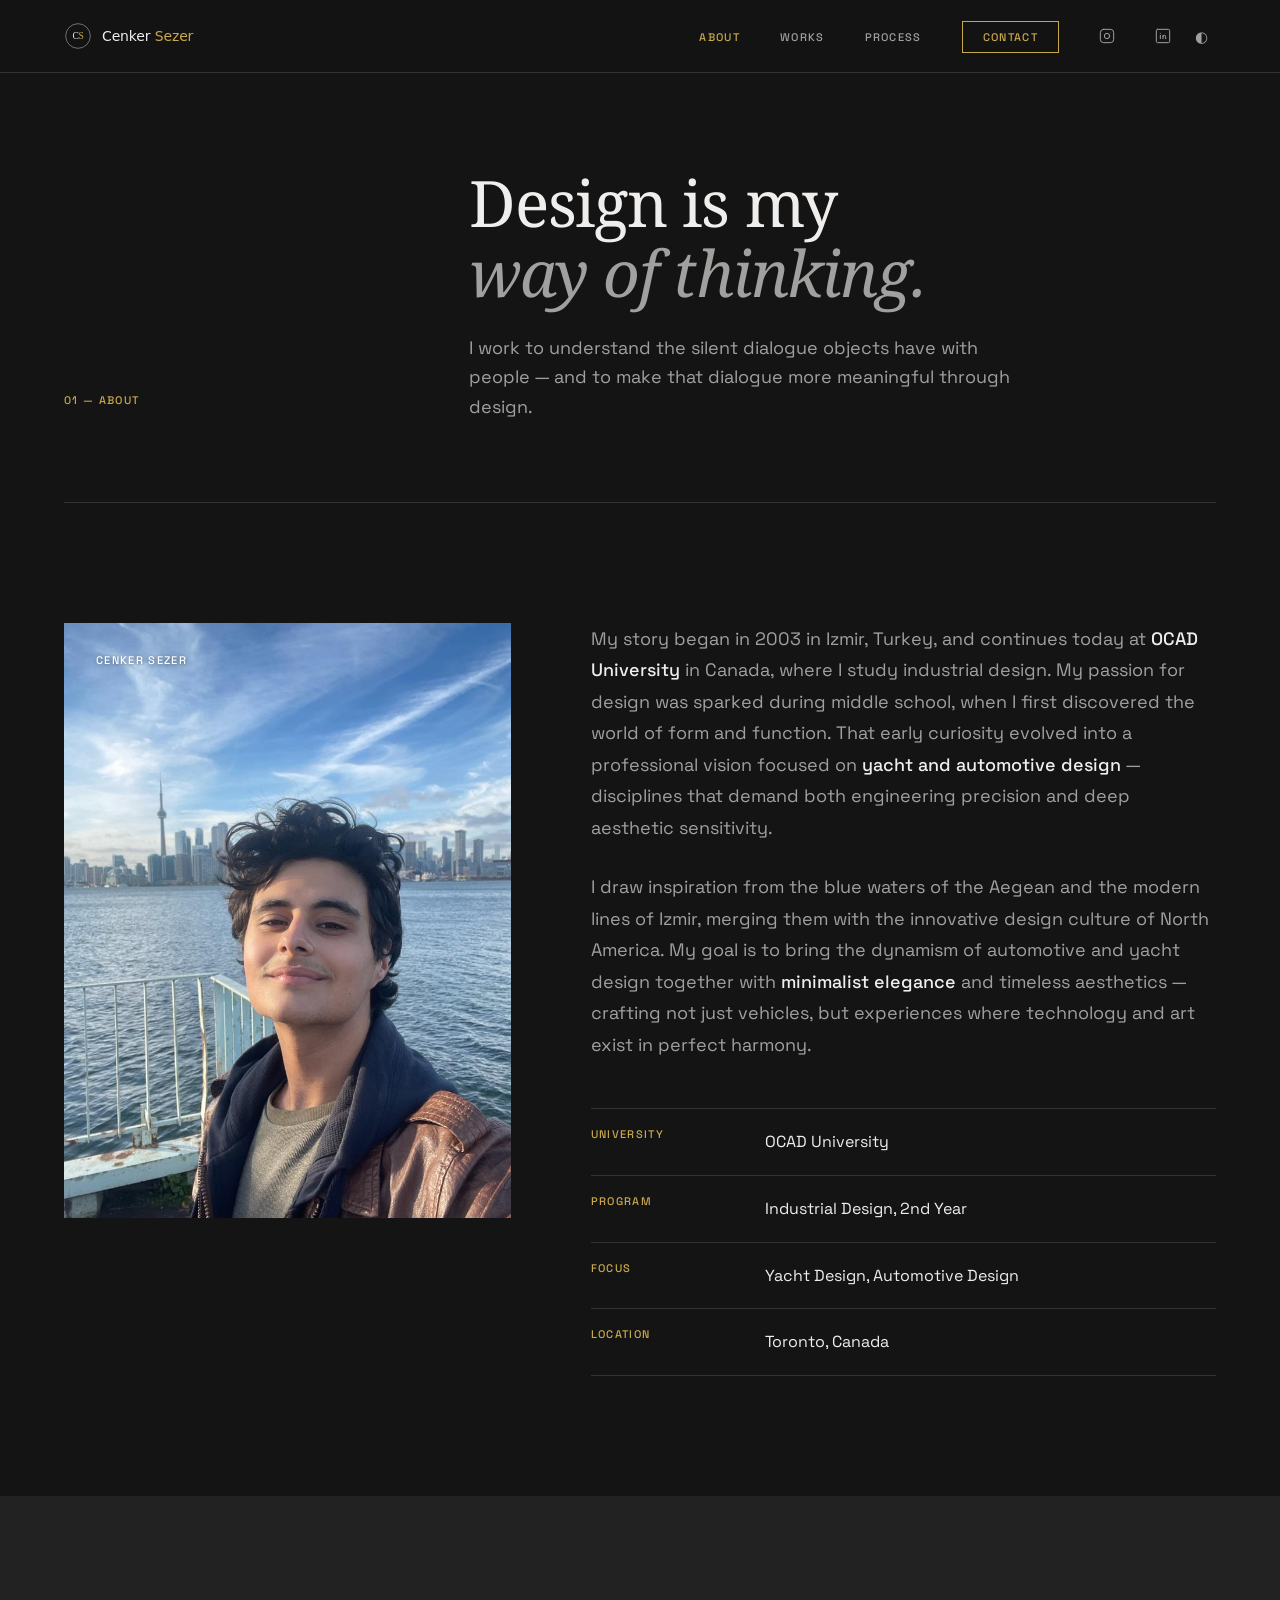
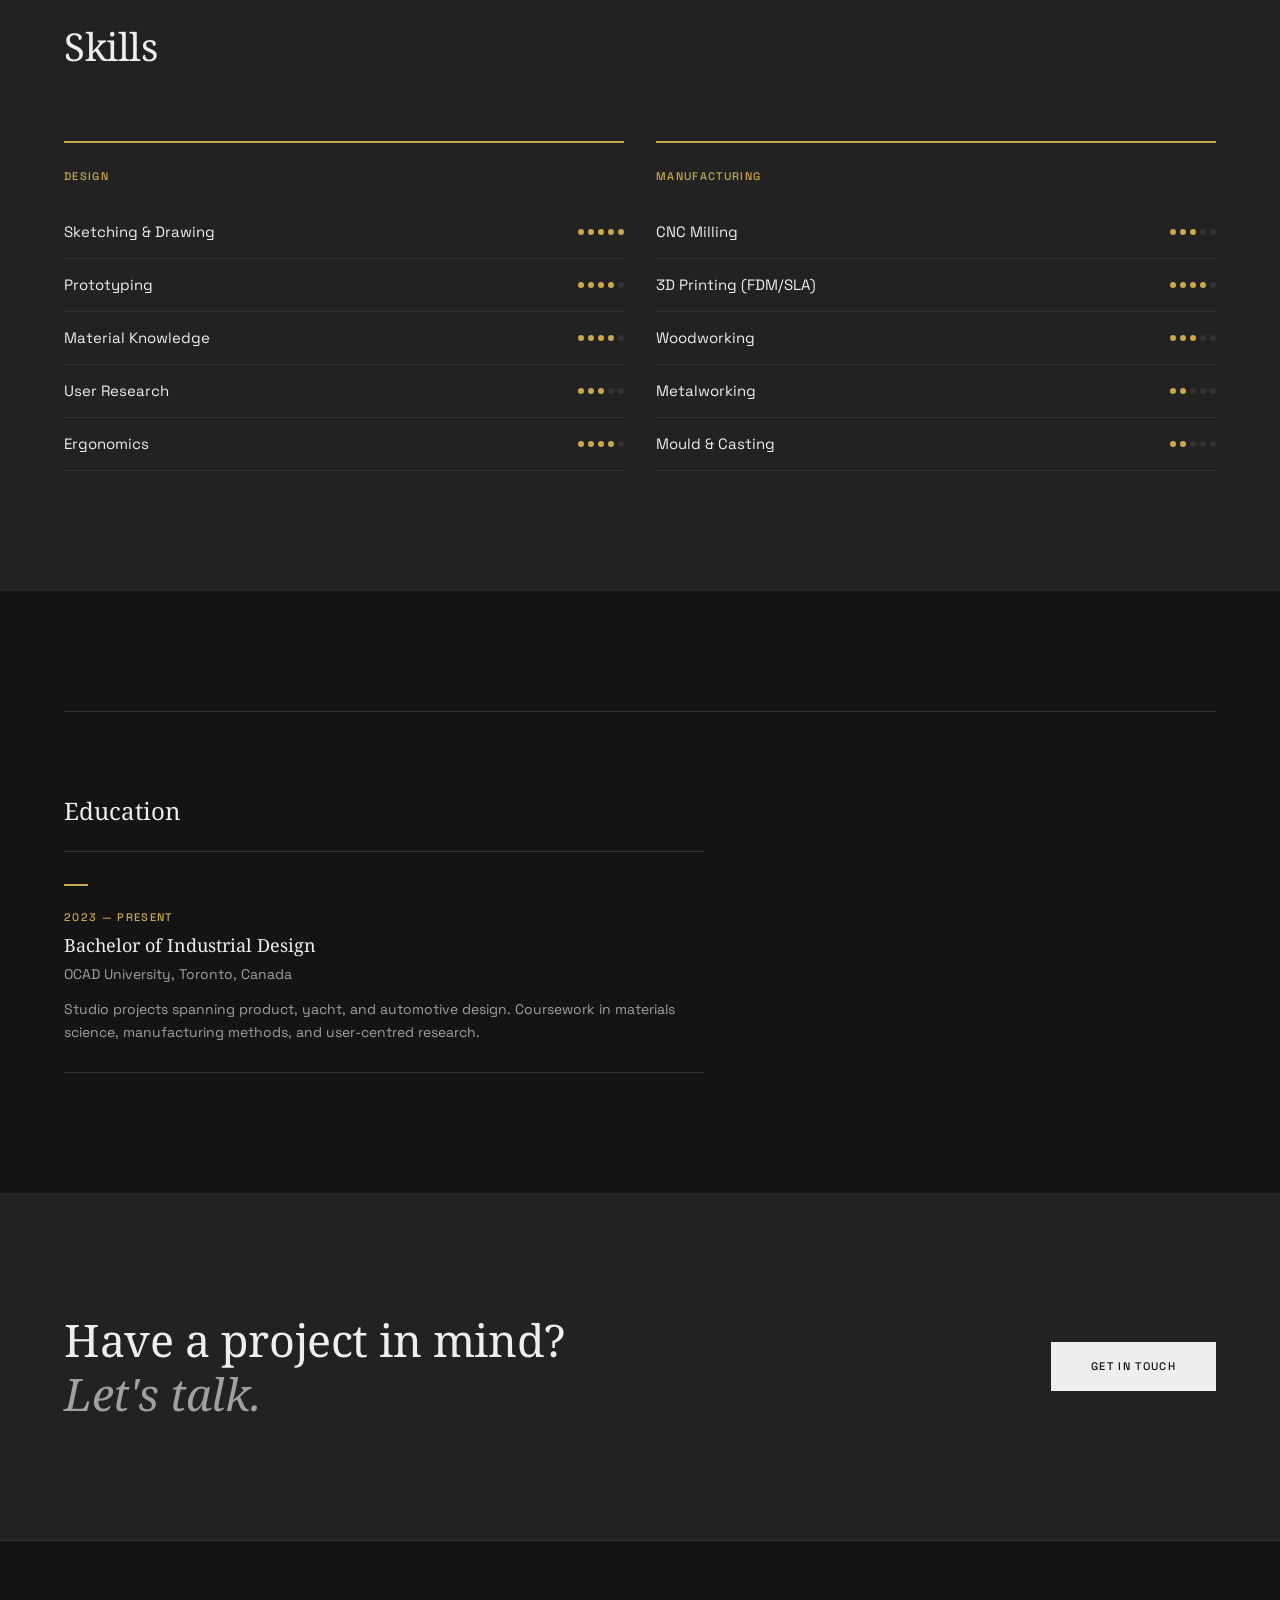
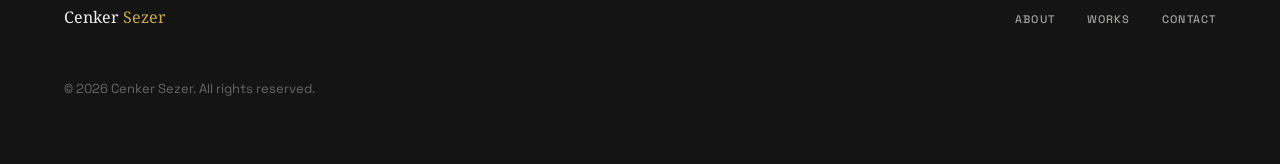
<file: about.html>
<!DOCTYPE html>
<html lang="en" data-theme="dark">
<head>
  <meta charset="UTF-8" />
  <meta name="viewport" content="width=device-width, initial-scale=1.0" />
  <title>About — Cenker Sezer | Industrial Designer, Toronto</title>
  <meta name="description" content="About Cenker Sezer — industrial design student at OCAD University, Toronto. Background, skills, and design philosophy focused on yacht and automotive design." />
  <meta name="author" content="Cenker Sezer" />
  <meta name="robots" content="index, follow" />
  <meta name="google-site-verification" content="D2dhnBlb1MCZHvz9jNrZkV-aJfMDEbDMz3e8PR_0m4k" />
  <link rel="canonical" href="https://cenkersezer.com/about.html" />

  <!-- Open Graph -->
  <meta property="og:type" content="profile" />
  <meta property="og:url" content="https://cenkersezer.com/about.html" />
  <meta property="og:title" content="About — Cenker Sezer" />
  <meta property="og:description" content="Industrial design student at OCAD University, Toronto. Specialising in yacht and automotive design." />
  <meta property="og:image" content="https://cenkersezer.com/images/og-cover.jpg" />
  <meta property="og:locale" content="en_CA" />

  <!-- Twitter Card -->
  <meta name="twitter:card" content="summary_large_image" />
  <meta name="twitter:title" content="About — Cenker Sezer" />
  <meta name="twitter:description" content="Industrial design student at OCAD University, Toronto. Specialising in yacht and automotive design." />
  <meta name="twitter:image" content="https://cenkersezer.com/images/og-cover.jpg" />

  <link rel="icon" href="logo.svg" type="image/svg+xml">
  <link rel="preconnect" href="https://fonts.googleapis.com" />
  <link rel="preconnect" href="https://fonts.gstatic.com" crossorigin />
  <link href="https://fonts.googleapis.com/css2?family=Noto+Serif:ital,wght@0,300;0,400;0,500;1,300;1,400&family=Space+Grotesk:wght@300;400;500;600&display=swap" rel="stylesheet" />
  <style>
    :root {
      --surface:              #fbf9f8;
      --surface-dim:          #dbd9d9;
      --surface-low:          #f5f3f3;
      --surface-container:    #efeded;
      --surface-high:         #eae8e7;
      --surface-highest:      #e4e2e2;
      --on-surface:           #1b1c1c;
      --on-surface-variant:   #444748;
      --outline:              #747878;
      --outline-variant:      #c4c7c7;
      --primary:              #000000;
      --on-primary:           #ffffff;
      --secondary:            #755a22;
      --background:           #fbf9f8;
      --nav-bg:               rgba(245,242,238,0.88);
      --font-serif: 'Noto Serif', Georgia, serif;
      --font-sans:  'Space Grotesk', system-ui, sans-serif;
      --gutter: 32px;
      --margin: 64px;
      --section-gap: 120px;
      --container: 1440px;
    }

    [data-theme="dark"] {
      --surface:              #1a1a1a;
      --surface-dim:          #111111;
      --surface-low:          #222222;
      --surface-container:    #252525;
      --surface-high:         #2a2a2a;
      --surface-highest:      #303030;
      --on-surface:           #f0eeec;
      --on-surface-variant:   #a0a09e;
      --outline:              #666666;
      --outline-variant:      #333333;
      --primary:              #f0eeec;
      --on-primary:           #1a1a1a;
      --secondary:            #c9a84c;
      --background:           #141414;
      --nav-bg:               rgba(20,20,20,0.92);
    }

    *, *::before, *::after { box-sizing: border-box; margin: 0; padding: 0; }
    html { scroll-behavior: smooth; }
    body {
      font-family: var(--font-sans);
      background: var(--background);
      color: var(--on-surface);
      font-size: 16px;
      line-height: 1.6;
      transition: opacity 0.25s ease;
      -webkit-font-smoothing: antialiased;
    }
    a { color: inherit; text-decoration: none; }
    ul { list-style: none; }

    .label-caps {
      font-family: var(--font-sans);
      font-size: 11px;
      font-weight: 500;
      letter-spacing: 0.12em;
      text-transform: uppercase;
      line-height: 1;
    }
    .container {
      max-width: var(--container);
      margin-inline: auto;
      padding-inline: var(--margin);
    }
    .hairline { width: 100%; height: 1px; background: var(--outline-variant); }

    /* NAV */
    nav {
      position: fixed;
      top: 0; left: 0; right: 0;
      z-index: 100;
      background: var(--nav-bg);
      backdrop-filter: blur(12px);
      -webkit-backdrop-filter: blur(12px);
    }
    .nav-inner {
      display: flex;
      align-items: center;
      height: 72px;
      padding-inline: var(--margin);
    }
    .nav-logo {
      font-family: -apple-system, BlinkMacSystemFont, system-ui, sans-serif;
      font-size: 14px;
      font-weight: 500;
      letter-spacing: -0.01em;
      color: var(--on-surface);
      display: flex;
      align-items: center;
      gap: 10px;
    }
    .nav-logo span { color: var(--secondary); }
    .nav-logo > span { color: var(--on-surface); }
    .nav-logo-svg { flex-shrink: 0; }
    .nav-tagline {
      position: absolute;
      left: 50%;
      transform: translateX(-50%);
      color: var(--on-surface-variant);
      pointer-events: none;
    }
    .nav-links { display: flex; gap: 40px; align-items: center; margin-left: auto; }
    .nav-links a {
      font-size: 11px;
      font-weight: 500;
      letter-spacing: 0.12em;
      text-transform: uppercase;
      color: var(--on-surface-variant);
      transition: color 0.2s;
    }
    .nav-links a:hover { color: var(--on-surface); }
    .nav-links a.active { color: var(--secondary); }
    .scroll-progress {
      position: fixed;
      top: 0; left: 0;
      height: 2px;
      width: 0%;
      background: var(--secondary);
      z-index: 200;
      transition: width 0.08s linear;
    }
    .theme-toggle {
      background: none;
      border: none;
      cursor: pointer;
      color: var(--on-surface-variant);
      padding: 4px 8px;
      font-size: 15px;
      transition: color 0.2s;
      line-height: 1;
      margin-left: 16px;
    }
    .theme-toggle:hover { color: var(--secondary); }
    .nav-ig { display: flex; align-items: center; color: var(--on-surface-variant); transition: color 0.2s; }
    .nav-ig:hover { color: var(--secondary); }
    .nav-contact-btn {
      border: 1px solid var(--secondary);
      color: var(--secondary) !important;
      padding: 8px 20px;
      transition: background 0.2s, color 0.2s !important;
    }
    .nav-contact-btn:hover {
      background: var(--secondary);
      color: #fff !important;
    }
    .nav-divider {
      height: 1px;
      background: var(--outline-variant);
    }
    .nav-toggle {
      display: none;
      flex-direction: column;
      gap: 5px;
      cursor: pointer;
      background: none;
      border: none;
      padding: 4px;
    }
    .nav-toggle span {
      display: block;
      width: 24px;
      height: 1px;
      background: var(--on-surface);
    }

    /* PAGE HEADER */
    .page-header {
      padding-top: calc(72px + 96px);
      padding-bottom: 80px;
    }
    .page-header-inner {
      display: grid;
      grid-template-columns: 1fr 2fr;
      gap: var(--gutter);
      align-items: end;
    }
    .page-eyebrow { color: var(--secondary); margin-bottom: 16px; }
    .page-title {
      font-family: var(--font-serif);
      font-size: clamp(40px, 5vw, 64px);
      font-weight: 400;
      line-height: 1.1;
      letter-spacing: -0.02em;
    }
    .page-lead {
      font-size: 18px;
      color: var(--on-surface-variant);
      line-height: 1.65;
      max-width: 560px;
      margin-top: 24px;
    }

    /* PORTRAIT + BIO */
    .about-main {
      display: grid;
      grid-template-columns: 5fr 7fr;
      gap: 80px;
      align-items: start;
      padding-block: var(--section-gap);
    }
    .portrait-wrap { position: relative; }
    .portrait {
      aspect-ratio: 3/4;
      background: var(--surface-high);
      position: relative;
      overflow: hidden;
      display: flex;
      align-items: center;
      justify-content: center;
    }
    .portrait-monogram {
      font-family: var(--font-serif);
      font-size: 100px;
      font-weight: 300;
      color: var(--surface-dim);
      line-height: 1;
      user-select: none;
    }
    .portrait-tag {
      position: absolute;
      top: var(--gutter);
      left: var(--gutter);
      color: var(--outline);
    }
    .portrait-caption {
      margin-top: 16px;
      font-size: 13px;
      color: var(--outline);
    }

    .bio-block {}
    .bio-text {
      font-size: 18px;
      line-height: 1.75;
      color: var(--on-surface-variant);
      margin-bottom: 28px;
    }
    .bio-text strong { color: var(--on-surface); font-weight: 500; }

    /* SPEC LIST */
    .spec-list { margin-top: 48px; }
    .spec-item {
      display: grid;
      grid-template-columns: 150px 1fr;
      gap: 24px;
      padding-block: 20px;
      border-bottom: 1px solid var(--outline-variant);
    }
    .spec-item:first-child { border-top: 1px solid var(--outline-variant); }
    .spec-key { color: var(--secondary); }
    .spec-value { font-size: 16px; }

    /* SKILLS */
    .skills-section {
      padding-block: var(--section-gap);
      background: var(--surface-low);
    }
    .skills-section-title {
      font-family: var(--font-serif);
      font-size: clamp(28px, 3vw, 40px);
      font-weight: 400;
      letter-spacing: -0.01em;
      margin-bottom: 64px;
    }
    .skills-groups {
      display: grid;
      grid-template-columns: repeat(2, 1fr);
      gap: var(--gutter);
    }
    .skill-group {
      padding-top: 28px;
      border-top: 2px solid var(--secondary);
    }
    .skill-group-title {
      color: var(--secondary);
      margin-bottom: 24px;
    }
    .skill-list { display: flex; flex-direction: column; gap: 0; }
    .skill-item {
      display: flex;
      align-items: center;
      justify-content: space-between;
      padding-block: 14px;
      border-bottom: 1px solid var(--outline-variant);
      font-size: 15px;
      color: var(--on-surface);
    }
    .skill-level {
      display: flex;
      gap: 4px;
    }
    .skill-dot {
      width: 6px; height: 6px;
      border-radius: 50%;
      background: var(--outline-variant);
    }
    .skill-dot.filled { background: var(--secondary); }

    /* EDUCATION & EXPERIENCE */
    .timeline-section { padding-block: var(--section-gap); }
    .timeline-grid {
      display: grid;
      grid-template-columns: 1fr;
      max-width: 640px;
      gap: 80px;
      margin-top: 64px;
    }
    .timeline-col-title {
      font-family: var(--font-serif);
      font-size: 24px;
      font-weight: 400;
      margin-bottom: 32px;
      padding-bottom: 20px;
      border-bottom: 1px solid var(--outline-variant);
    }
    .timeline-item {
      padding-block: 28px;
      border-bottom: 1px solid var(--outline-variant);
      position: relative;
    }
    .timeline-item::before {
      content: '';
      position: absolute;
      top: 0; left: 0;
      width: 24px; height: 2px;
      background: var(--secondary);
    }
    .tl-period { color: var(--secondary); margin-bottom: 8px; }
    .tl-title {
      font-family: var(--font-serif);
      font-size: 18px;
      font-weight: 400;
      margin-bottom: 4px;
    }
    .tl-place { font-size: 14px; color: var(--on-surface-variant); margin-bottom: 12px; }
    .tl-desc { font-size: 14px; color: var(--on-surface-variant); line-height: 1.65; }

    /* CTA */
    .cta-section {
      padding-block: var(--section-gap);
      background: var(--on-surface);
      color: var(--on-primary);
    }
    [data-theme="dark"] .cta-section {
      background: var(--surface-low);
      color: var(--on-surface);
    }
    [data-theme="dark"] .cta-text em { color: var(--on-surface-variant); }
    [data-theme="dark"] .btn-primary-inv {
      background: var(--on-surface);
      color: var(--background);
    }
    .cta-inner {
      display: flex;
      align-items: center;
      justify-content: space-between;
      gap: 40px;
      flex-wrap: wrap;
    }
    .cta-text {
      font-family: var(--font-serif);
      font-size: clamp(28px, 3.5vw, 48px);
      font-weight: 400;
      letter-spacing: -0.01em;
      max-width: 600px;
      line-height: 1.2;
    }
    .cta-text em { font-style: italic; color: rgba(255,255,255,0.55); }
    .btn-primary-inv {
      display: inline-block;
      padding: 16px 40px;
      background: var(--on-primary);
      color: var(--primary);
      font-size: 11px;
      font-weight: 500;
      letter-spacing: 0.12em;
      text-transform: uppercase;
      white-space: nowrap;
      transition: opacity 0.2s;
    }
    .btn-primary-inv:hover { opacity: 0.85; }

    /* FOOTER */
    footer {
      padding-block: 64px;
      border-top: 1px solid var(--outline-variant);
    }
    .footer-inner {
      display: flex;
      align-items: center;
      justify-content: space-between;
      flex-wrap: wrap;
      gap: 24px;
    }
    .footer-logo { font-family: var(--font-serif); font-size: 16px; }
    .footer-logo span { color: var(--secondary); }
    .footer-links { display: flex; gap: 32px; }
    .footer-links a {
      font-size: 11px;
      font-weight: 500;
      letter-spacing: 0.1em;
      text-transform: uppercase;
      color: var(--on-surface-variant);
      transition: color 0.2s;
    }
    .footer-links a:hover { color: var(--secondary); }
    .footer-copy { font-size: 13px; color: var(--outline); width: 100%; margin-top: 24px; }

    /* REVEAL */
    [data-reveal] {
      opacity: 0;
      transform: translateY(24px);
      transition: opacity 0.7s cubic-bezier(0.25,0.46,0.45,0.94),
                  transform 0.7s cubic-bezier(0.25,0.46,0.45,0.94);
    }
    [data-reveal].revealed { opacity: 1; transform: none; }
    [data-reveal-delay="1"] { transition-delay: 0.12s; }
    [data-reveal-delay="2"] { transition-delay: 0.24s; }
    [data-reveal-delay="3"] { transition-delay: 0.36s; }

    /* RESPONSIVE */
    @media (max-width: 1024px) {
      :root { --margin: 40px; }
      .skills-groups { grid-template-columns: repeat(2, 1fr); }
    }
    @media (max-width: 768px) {
      :root { --margin: 24px; --gutter: 16px; --section-gap: 80px; }
      .page-header-inner { grid-template-columns: 1fr; }
      .about-main { grid-template-columns: 1fr; gap: 48px; }
      .portrait { max-width: 320px; }
      .skills-groups { grid-template-columns: 1fr; }
      .timeline-grid { gap: 48px; }
      .nav-links {
        display: none;
        position: fixed;
        top: 72px; left: 0; right: 0;
        background: var(--surface);
        flex-direction: column;
        padding: 32px var(--margin);
        gap: 24px;
        border-bottom: 1px solid var(--outline-variant);
      }
      .nav-links.open { display: flex; }
      .nav-toggle { display: flex; margin-left: auto; }
      .theme-toggle { margin-left: 0; }
      .nav-tagline { display: none; }
      .cta-inner { flex-direction: column; align-items: flex-start; }
    }
  </style>
</head>
<body>

  <div class="scroll-progress" id="scrollProgress"></div>

  <!-- NAV -->
  <nav>
    <div class="nav-inner">
      <a href="index.html" class="nav-logo">
        <svg class="nav-logo-svg" width="28" height="28" viewBox="0 0 100 100" fill="none" xmlns="http://www.w3.org/2000/svg">
          <circle cx="50" cy="50" r="44" stroke="currentColor" stroke-width="1.5"/>
          <text x="50" y="62" font-family="Georgia, serif" font-size="34" font-weight="400" text-anchor="middle" letter-spacing="-1">
            <tspan fill="currentColor">C</tspan><tspan fill="#c9a84c">S</tspan>
          </text>
        </svg>
        <span>Cenker <span>Sezer</span></span>
      </a>
      <ul class="nav-links" id="navLinks">
        <li><a href="about.html" class="label-caps active">About</a></li>
        <li><a href="index.html#portfolio" class="label-caps">Works</a></li>
        <li><a href="index.html#process" class="label-caps">Process</a></li>
        <li><a href="index.html#contact" class="label-caps nav-contact-btn">Contact</a></li>
        <li>
          <a href="https://www.instagram.com/cenkerszr" target="_blank" aria-label="Instagram" class="nav-ig">
            <svg width="16" height="16" viewBox="0 0 24 24" fill="none" stroke="currentColor" stroke-width="1.5" stroke-linecap="round" stroke-linejoin="round">
              <rect x="2" y="2" width="20" height="20" rx="5" ry="5"/>
              <circle cx="12" cy="12" r="4"/>
              <circle cx="17.5" cy="6.5" r="0.5" fill="currentColor" stroke="none"/>
            </svg>
          </a>
        </li>
        <li>
          <a href="#" target="_blank" aria-label="LinkedIn" class="nav-ig">
            <svg width="16" height="16" viewBox="0 0 24 24" fill="none" stroke="currentColor" stroke-width="1.5" stroke-linecap="round" stroke-linejoin="round">
              <rect x="2" y="2" width="20" height="20" rx="2"/>
              <line x1="8" y1="11" x2="8" y2="16"/>
              <line x1="8" y1="8" x2="8" y2="8.01"/>
              <line x1="12" y1="16" x2="12" y2="11"/>
              <path d="M16 16v-3a2 2 0 0 0-4 0"/>
            </svg>
          </a>
        </li>
      </ul>
      <button class="theme-toggle" id="themeToggle" aria-label="Toggle dark mode">◐</button>
      <button class="nav-toggle" id="navToggle" aria-label="Open menu">
        <span></span><span></span><span></span>
      </button>
    </div>
    <div class="hairline"></div>
  </nav>

  <!-- PAGE HEADER -->
  <header class="page-header">
    <div class="container">
      <div class="page-header-inner" data-reveal>
        <div>
          <p class="label-caps page-eyebrow">01 — About</p>
        </div>
        <div>
          <h1 class="page-title">Design is my<br/><em style="font-style:italic; color:var(--on-surface-variant);">way of thinking.</em></h1>
          <p class="page-lead">
            I work to understand the silent dialogue objects have with people —
            and to make that dialogue more meaningful through design.
          </p>
        </div>
      </div>
    </div>
  </header>

  <div class="container"><div class="hairline"></div></div>

  <!-- PORTRAIT + BIO -->
  <section>
    <div class="container">
      <div class="about-main">

        <div class="portrait-wrap" data-reveal>
          <div class="portrait">
            <img src="images/profile.jpg" alt="Cenker Sezer" style="width:100%;height:100%;object-fit:cover;object-position:center top;">
            <span class="label-caps portrait-tag" style="color:#fff; text-shadow:0 1px 4px rgba(0,0,0,0.5);">Cenker Sezer</span>
          </div>
        </div>

        <div data-reveal data-reveal-delay="1">
          <p class="bio-text">
            My story began in 2003 in Izmir, Turkey, and continues today at <strong>OCAD University</strong> in Canada, where I study industrial design. My passion for design was sparked during middle school, when I first discovered the world of form and function. That early curiosity evolved into a professional vision focused on <strong>yacht and automotive design</strong> — disciplines that demand both engineering precision and deep aesthetic sensitivity.
          </p>
          <p class="bio-text">
            I draw inspiration from the blue waters of the Aegean and the modern lines of Izmir, merging them with the innovative design culture of North America. My goal is to bring the dynamism of automotive and yacht design together with <strong>minimalist elegance</strong> and timeless aesthetics — crafting not just vehicles, but experiences where technology and art exist in perfect harmony.
          </p>

          <div class="spec-list">
            <div class="spec-item">
              <span class="label-caps spec-key">University</span>
              <span class="spec-value">OCAD University</span>
            </div>
            <div class="spec-item">
              <span class="label-caps spec-key">Program</span>
              <span class="spec-value">Industrial Design, 2nd Year</span>
            </div>
            <div class="spec-item">
              <span class="label-caps spec-key">Focus</span>
              <span class="spec-value">Yacht Design, Automotive Design</span>
            </div>
            <div class="spec-item">
              <span class="label-caps spec-key">Location</span>
              <span class="spec-value">Toronto, Canada</span>
            </div>
          </div>

        </div>

      </div>
    </div>
  </section>

  <!-- SKILLS -->
  <section class="skills-section">
    <div class="container">
      <h2 class="skills-section-title" data-reveal>Skills</h2>
      <div class="skills-groups">

<div class="skill-group" data-reveal data-reveal-delay="1">
          <p class="label-caps skill-group-title">Design</p>
          <ul class="skill-list">
            <li class="skill-item">
              Sketching &amp; Drawing
              <span class="skill-level">
                <span class="skill-dot filled"></span><span class="skill-dot filled"></span>
                <span class="skill-dot filled"></span><span class="skill-dot filled"></span>
                <span class="skill-dot filled"></span>
              </span>
            </li>
            <li class="skill-item">
              Prototyping
              <span class="skill-level">
                <span class="skill-dot filled"></span><span class="skill-dot filled"></span>
                <span class="skill-dot filled"></span><span class="skill-dot filled"></span>
                <span class="skill-dot"></span>
              </span>
            </li>
            <li class="skill-item">
              Material Knowledge
              <span class="skill-level">
                <span class="skill-dot filled"></span><span class="skill-dot filled"></span>
                <span class="skill-dot filled"></span><span class="skill-dot filled"></span>
                <span class="skill-dot"></span>
              </span>
            </li>
            <li class="skill-item">
              User Research
              <span class="skill-level">
                <span class="skill-dot filled"></span><span class="skill-dot filled"></span>
                <span class="skill-dot filled"></span><span class="skill-dot"></span>
                <span class="skill-dot"></span>
              </span>
            </li>
            <li class="skill-item">
              Ergonomics
              <span class="skill-level">
                <span class="skill-dot filled"></span><span class="skill-dot filled"></span>
                <span class="skill-dot filled"></span><span class="skill-dot filled"></span>
                <span class="skill-dot"></span>
              </span>
            </li>
          </ul>
        </div>

        <div class="skill-group" data-reveal data-reveal-delay="2">
          <p class="label-caps skill-group-title">Manufacturing</p>
          <ul class="skill-list">
            <li class="skill-item">
              CNC Milling
              <span class="skill-level">
                <span class="skill-dot filled"></span><span class="skill-dot filled"></span>
                <span class="skill-dot filled"></span><span class="skill-dot"></span>
                <span class="skill-dot"></span>
              </span>
            </li>
            <li class="skill-item">
              3D Printing (FDM/SLA)
              <span class="skill-level">
                <span class="skill-dot filled"></span><span class="skill-dot filled"></span>
                <span class="skill-dot filled"></span><span class="skill-dot filled"></span>
                <span class="skill-dot"></span>
              </span>
            </li>
            <li class="skill-item">
              Woodworking
              <span class="skill-level">
                <span class="skill-dot filled"></span><span class="skill-dot filled"></span>
                <span class="skill-dot filled"></span><span class="skill-dot"></span>
                <span class="skill-dot"></span>
              </span>
            </li>
            <li class="skill-item">
              Metalworking
              <span class="skill-level">
                <span class="skill-dot filled"></span><span class="skill-dot filled"></span>
                <span class="skill-dot"></span><span class="skill-dot"></span>
                <span class="skill-dot"></span>
              </span>
            </li>
            <li class="skill-item">
              Mould &amp; Casting
              <span class="skill-level">
                <span class="skill-dot filled"></span><span class="skill-dot filled"></span>
                <span class="skill-dot"></span><span class="skill-dot"></span>
                <span class="skill-dot"></span>
              </span>
            </li>
          </ul>
        </div>

      </div>
    </div>
  </section>

  <!-- EDUCATION & EXPERIENCE -->
  <section class="timeline-section">
    <div class="container">
      <div class="hairline" style="margin-bottom: 80px;"></div>
      <div class="timeline-grid">

        <div data-reveal>
          <h2 class="timeline-col-title">Education</h2>
          <div class="timeline-item">
            <p class="label-caps tl-period">2023 — Present</p>
            <h3 class="tl-title">Bachelor of Industrial Design</h3>
            <p class="tl-place">OCAD University, Toronto, Canada</p>
            <p class="tl-desc">Studio projects spanning product, yacht, and automotive design. Coursework in materials science, manufacturing methods, and user-centred research.</p>
          </div>
        </div>


      </div>
    </div>
  </section>

  <!-- CTA -->
  <section class="cta-section">
    <div class="container">
      <div class="cta-inner" data-reveal>
        <p class="cta-text">
          Have a project in mind?<br/>
          <em>Let's talk.</em>
        </p>
        <a href="index.html#contact" class="btn-primary-inv">Get in Touch</a>
      </div>
    </div>
  </section>

  <!-- FOOTER -->
  <footer>
    <div class="container">
      <div class="footer-inner">
        <span class="footer-logo">Cenker <span>Sezer</span></span>
        <ul class="footer-links">
          <li><a href="about.html">About</a></li>
          <li><a href="index.html#portfolio">Works</a></li>
          <li><a href="index.html#contact">Contact</a></li>
        </ul>
        <p class="footer-copy">© 2026 Cenker Sezer. All rights reserved.</p>
      </div>
    </div>
  </footer>

  <script>
    // SCROLL PROGRESS
    const progressBar = document.getElementById('scrollProgress');
    window.addEventListener('scroll', () => {
      const max = document.documentElement.scrollHeight - window.innerHeight;
      progressBar.style.width = (window.scrollY / max * 100) + '%';
    });

    // DARK MODE
    const themeToggle = document.getElementById('themeToggle');
    const savedTheme = localStorage.getItem('theme') || 'dark';
    document.documentElement.setAttribute('data-theme', savedTheme);
    themeToggle.addEventListener('click', () => {
      const scrollbarWidth = window.innerWidth - document.documentElement.clientWidth;
      document.body.style.paddingRight = scrollbarWidth + 'px';
      const next = document.documentElement.getAttribute('data-theme') === 'dark' ? 'light' : 'dark';
      document.documentElement.setAttribute('data-theme', next);
      localStorage.setItem('theme', next);
      requestAnimationFrame(() => { document.body.style.paddingRight = ''; });
    });

    // mobile nav
    const navToggle = document.getElementById('navToggle');
    const navLinks  = document.getElementById('navLinks');
    navToggle.addEventListener('click', () => navLinks.classList.toggle('open'));

    // reveal
    const io = new IntersectionObserver((entries) => {
      entries.forEach(e => { if (e.isIntersecting) { e.target.classList.add('revealed'); io.unobserve(e.target); } });
    }, { threshold: 0.1 });
    document.querySelectorAll('[data-reveal]').forEach(el => io.observe(el));

    // PAGE TRANSITIONS
    document.body.style.opacity = '0';
    requestAnimationFrame(() => requestAnimationFrame(() => { document.body.style.opacity = '1'; }));
    document.querySelectorAll('a[href]').forEach(a => {
      const href = a.getAttribute('href');
      if (!href || href.startsWith('#') || href.startsWith('http') || href.startsWith('mailto') || a.hasAttribute('download') || a.target === '_blank') return;
      a.addEventListener('click', e => {
        if (e.ctrlKey || e.metaKey || e.shiftKey) return;
        e.preventDefault();
        document.body.style.opacity = '0';
        setTimeout(() => { window.location.href = href; }, 250);
      });
    });
  </script>
</body>
</html>
</file>
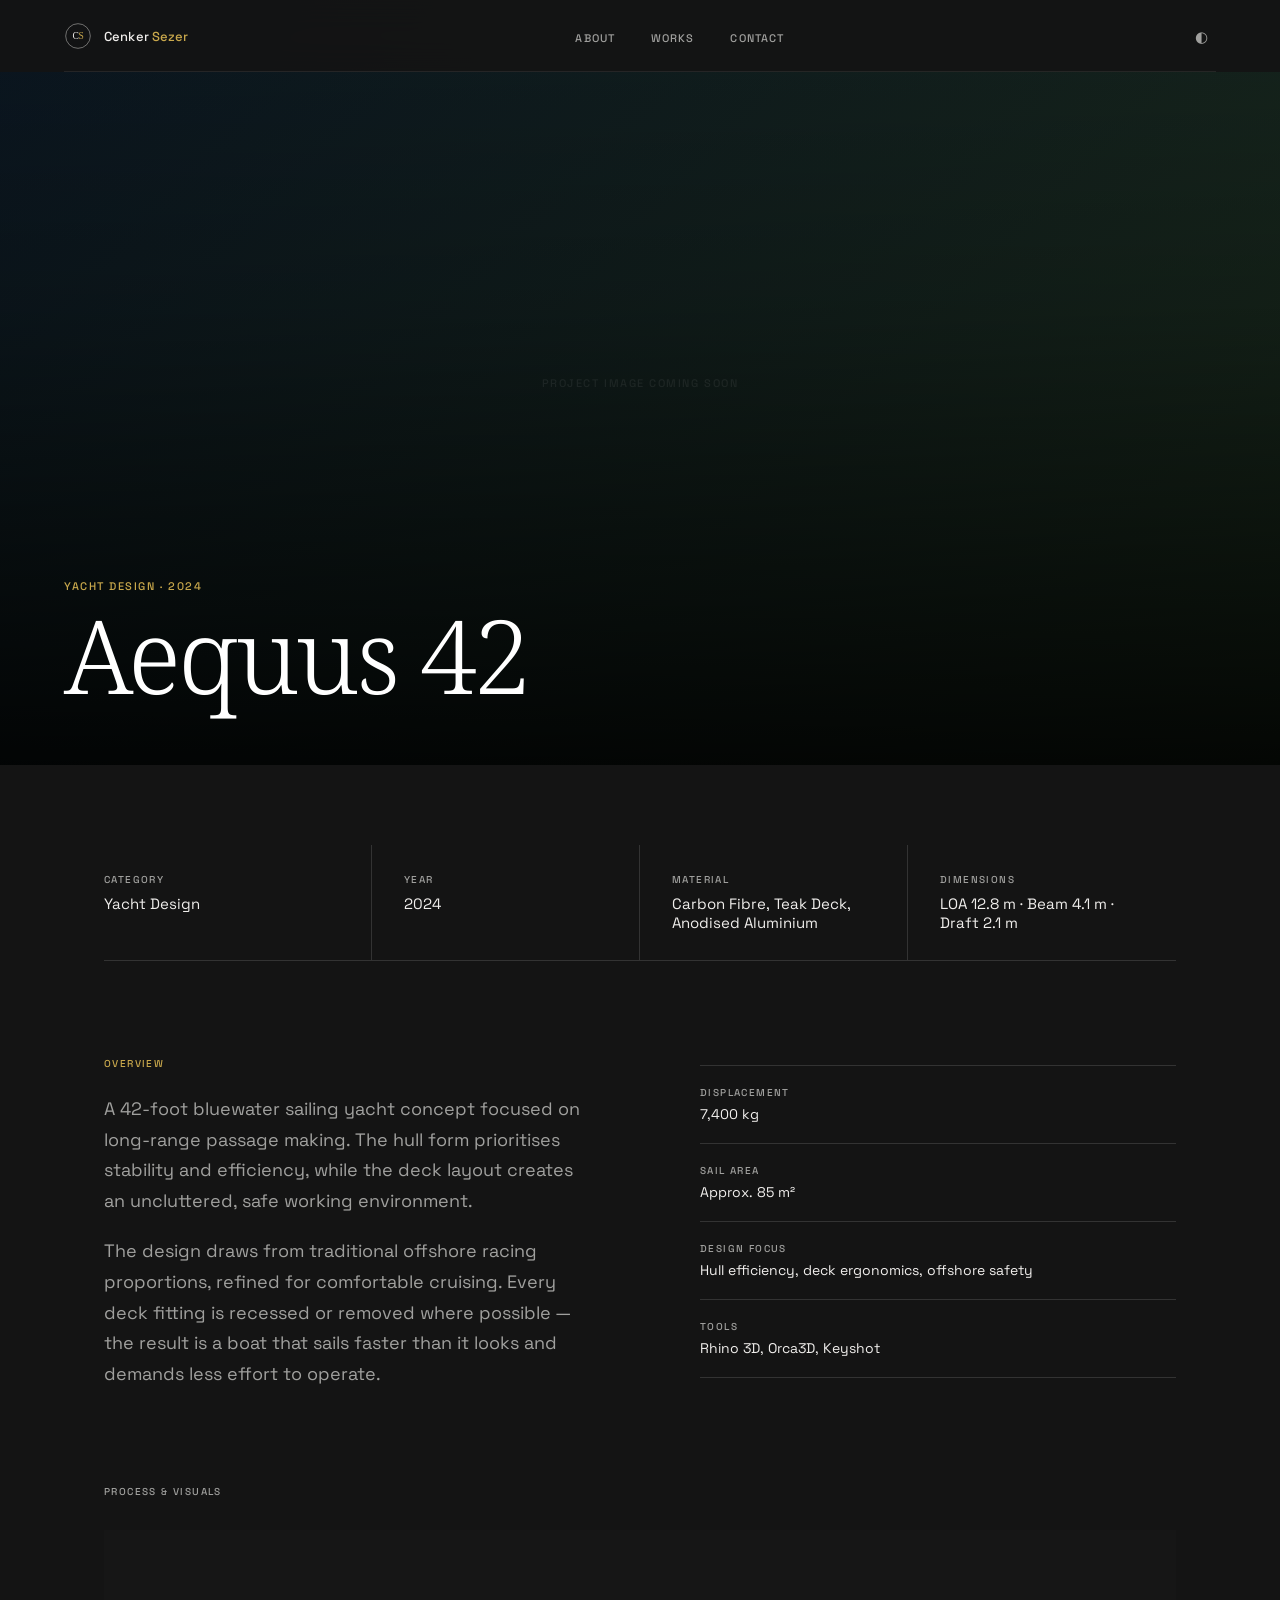
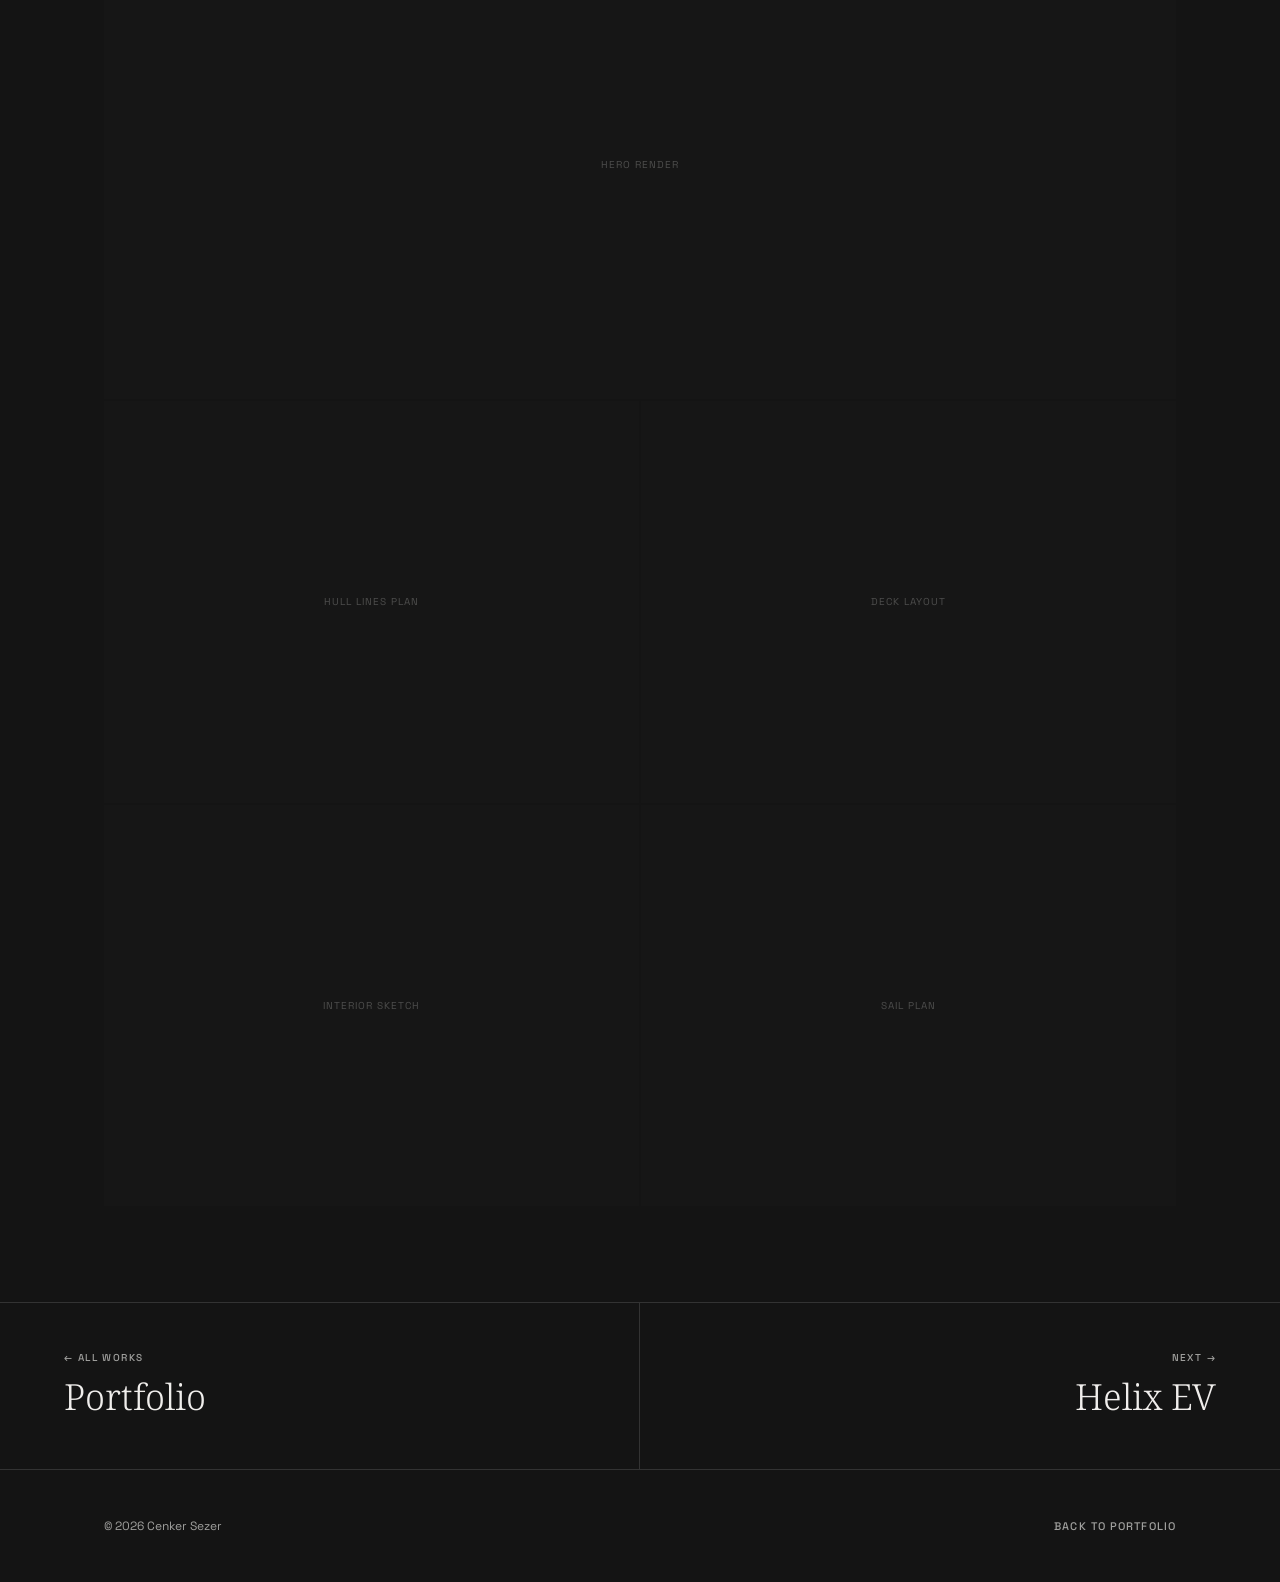
<file: project-aequus.html>
<!DOCTYPE html>
<html lang="en" data-theme="dark">
<head>
  <meta charset="UTF-8" />
  <meta name="viewport" content="width=device-width, initial-scale=1.0" />
  <title>Aequus 42 — Cenker Sezer</title>
  <meta name="description" content="Aequus 42 is a 42-foot bluewater sailing yacht concept by Cenker Sezer, focused on long-range passage making. Carbon fibre hull, teak deck, anodised aluminium." />
  <meta name="robots" content="index, follow" />
  <link rel="canonical" href="https://cenkersezer.com/project-aequus.html" />
  <link rel="icon" href="logo.svg" type="image/svg+xml">
  <link rel="preconnect" href="https://fonts.googleapis.com" />
  <link rel="preconnect" href="https://fonts.gstatic.com" crossorigin />
  <link href="https://fonts.googleapis.com/css2?family=Noto+Serif:wght@300;400&family=Space+Grotesk:wght@400;500;600&display=swap" rel="stylesheet" />
  <link rel="stylesheet" href="project.css">
</head>
<body>
  <nav>
    <a href="index.html" class="nav-logo">
      <svg width="28" height="28" viewBox="0 0 100 100" fill="none">
        <circle cx="50" cy="50" r="44" stroke="currentColor" stroke-width="1.5"/>
        <text x="50" y="62" font-family="Georgia,serif" font-size="34" font-weight="400" text-anchor="middle" letter-spacing="-1">
          <tspan fill="currentColor">C</tspan><tspan fill="#c9a84c">S</tspan>
        </text>
      </svg>
      <span>Cenker <span class="gold">Sezer</span></span>
    </a>
    <ul class="nav-links">
      <li><a href="index.html#about">About</a></li>
      <li><a href="index.html#portfolio">Works</a></li>
      <li><a href="index.html#contact">Contact</a></li>
    </ul>
    <button class="theme-toggle" id="themeToggle" aria-label="Toggle dark mode">◐</button>
    <div class="nav-divider"></div>
  </nav>

  <section class="project-hero" style="--hero-grad: linear-gradient(135deg,#0a1520 0%,#1a2a1a 100%);">
    <div class="project-hero-bg"></div>
    <div class="project-hero-placeholder">Project image coming soon</div>
    <div class="project-hero-overlay"></div>
    <div class="project-hero-content">
      <span class="project-eyebrow">Yacht Design · 2024</span>
      <h1 class="project-title">Aequus 42</h1>
    </div>
  </section>

  <div class="container">
    <div class="project-meta-bar">
      <div class="meta-item"><p class="meta-label">Category</p><p class="meta-value">Yacht Design</p></div>
      <div class="meta-item"><p class="meta-label">Year</p><p class="meta-value">2024</p></div>
      <div class="meta-item"><p class="meta-label">Material</p><p class="meta-value">Carbon Fibre, Teak Deck, Anodised Aluminium</p></div>
      <div class="meta-item"><p class="meta-label">Dimensions</p><p class="meta-value">LOA 12.8 m · Beam 4.1 m · Draft 2.1 m</p></div>
    </div>
  </div>

  <div class="container">
    <div class="project-body">
      <div>
        <p class="project-overview-label">Overview</p>
        <p class="project-overview-text">A 42-foot bluewater sailing yacht concept focused on long-range passage making. The hull form prioritises stability and efficiency, while the deck layout creates an uncluttered, safe working environment.</p>
        <p class="project-overview-text">The design draws from traditional offshore racing proportions, refined for comfortable cruising. Every deck fitting is recessed or removed where possible — the result is a boat that sails faster than it looks and demands less effort to operate.</p>
      </div>
      <div class="project-aside">
        <div class="spec-row"><p class="spec-key">Displacement</p><p class="spec-val">7,400 kg</p></div>
        <div class="spec-row"><p class="spec-key">Sail area</p><p class="spec-val">Approx. 85 m²</p></div>
        <div class="spec-row"><p class="spec-key">Design focus</p><p class="spec-val">Hull efficiency, deck ergonomics, offshore safety</p></div>
        <div class="spec-row"><p class="spec-key">Tools</p><p class="spec-val">Rhino 3D, Orca3D, Keyshot</p></div>
      </div>
    </div>
  </div>

  <div class="container">
    <div class="project-gallery">
      <p class="gallery-label">Process &amp; Visuals</p>
      <div class="gallery-grid">
        <div class="gallery-item gallery-item--wide">Hero render</div>
        <div class="gallery-item">Hull lines plan</div>
        <div class="gallery-item">Deck layout</div>
        <div class="gallery-item">Interior sketch</div>
        <div class="gallery-item">Sail plan</div>
      </div>
    </div>
  </div>

  <nav class="project-nav">
    <a href="index.html#portfolio" class="project-nav-item">
      <span class="project-nav-dir">← All Works</span>
      <span class="project-nav-name">Portfolio</span>
    </a>
    <a href="project-helix.html" class="project-nav-item right">
      <span class="project-nav-dir">Next →</span>
      <span class="project-nav-name">Helix EV</span>
    </a>
  </nav>

  <footer>
    <div class="container">
      <div class="footer-bottom">
        <p class="footer-copy">© 2026 Cenker Sezer</p>
        <a href="index.html" class="footer-back">Back to Portfolio</a>
      </div>
    </div>
  </footer>

  <script src="project.js"></script>
</body>
</html>
</file>
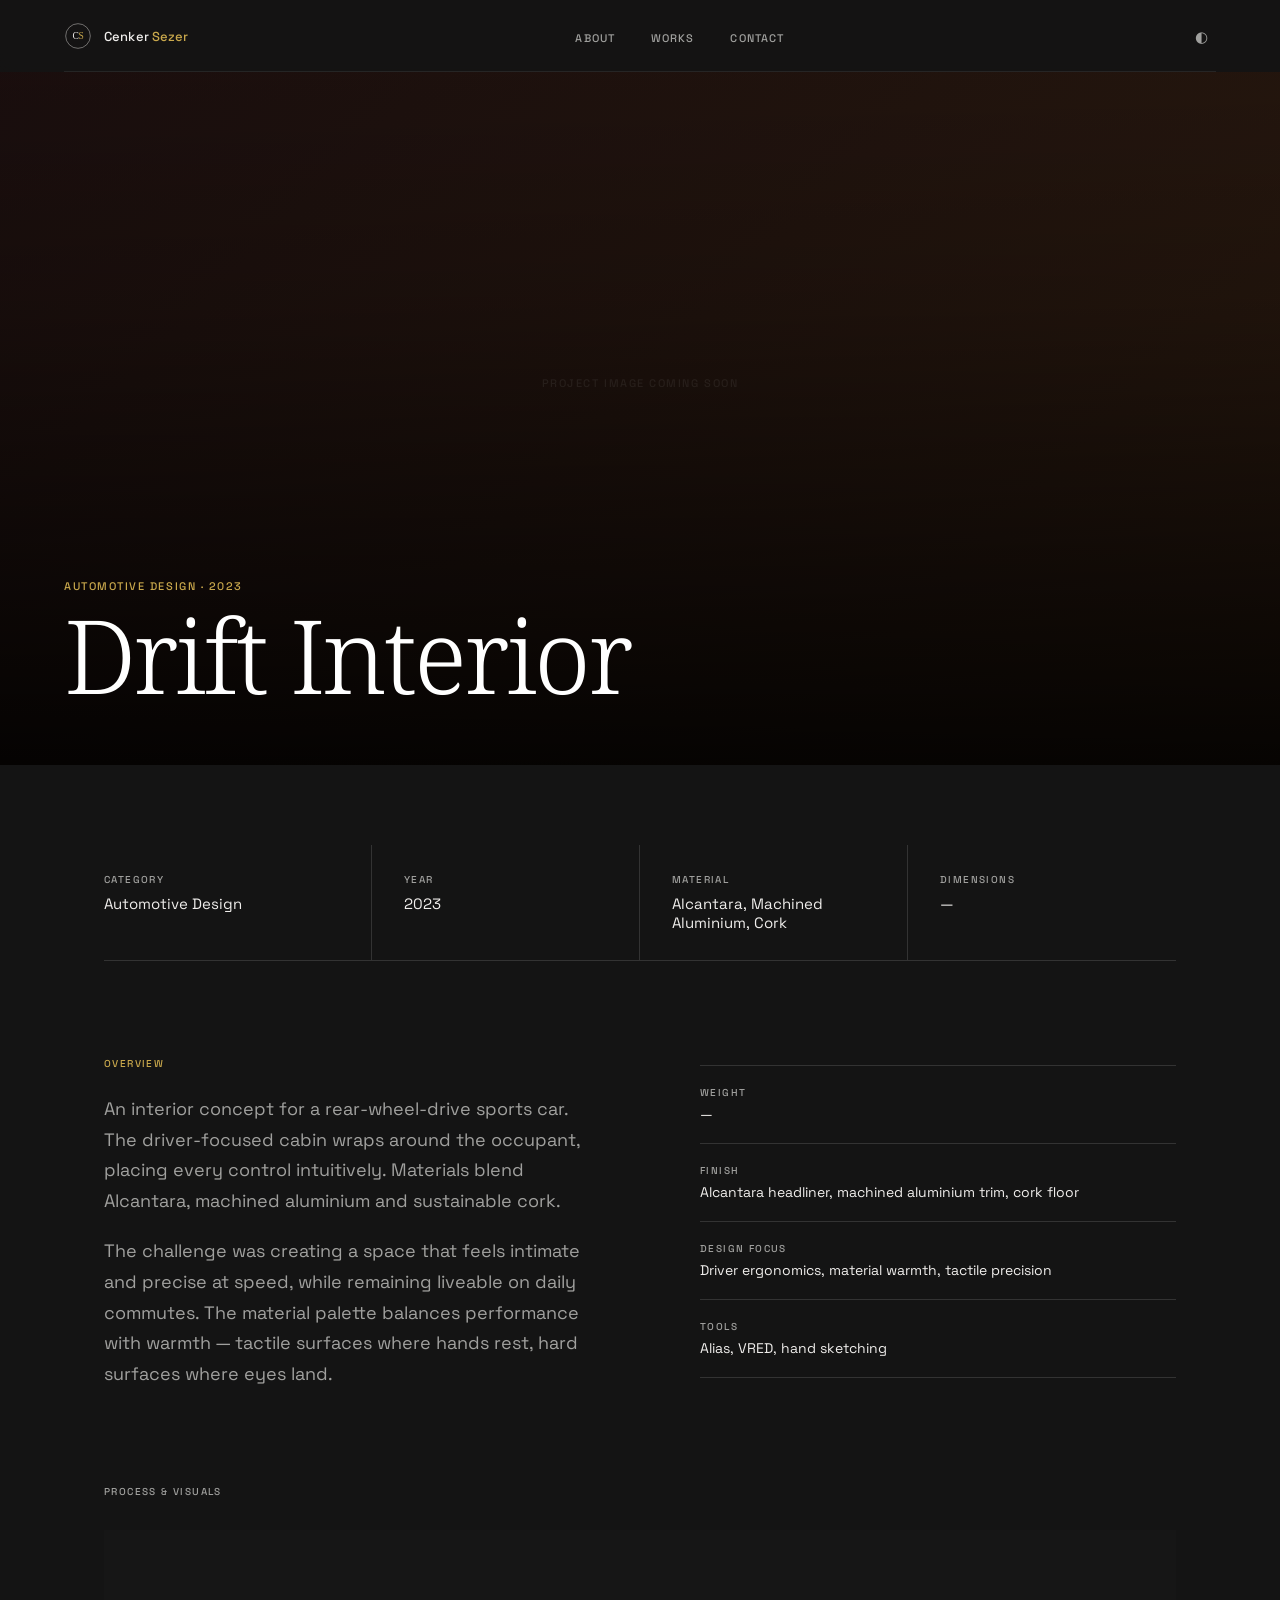
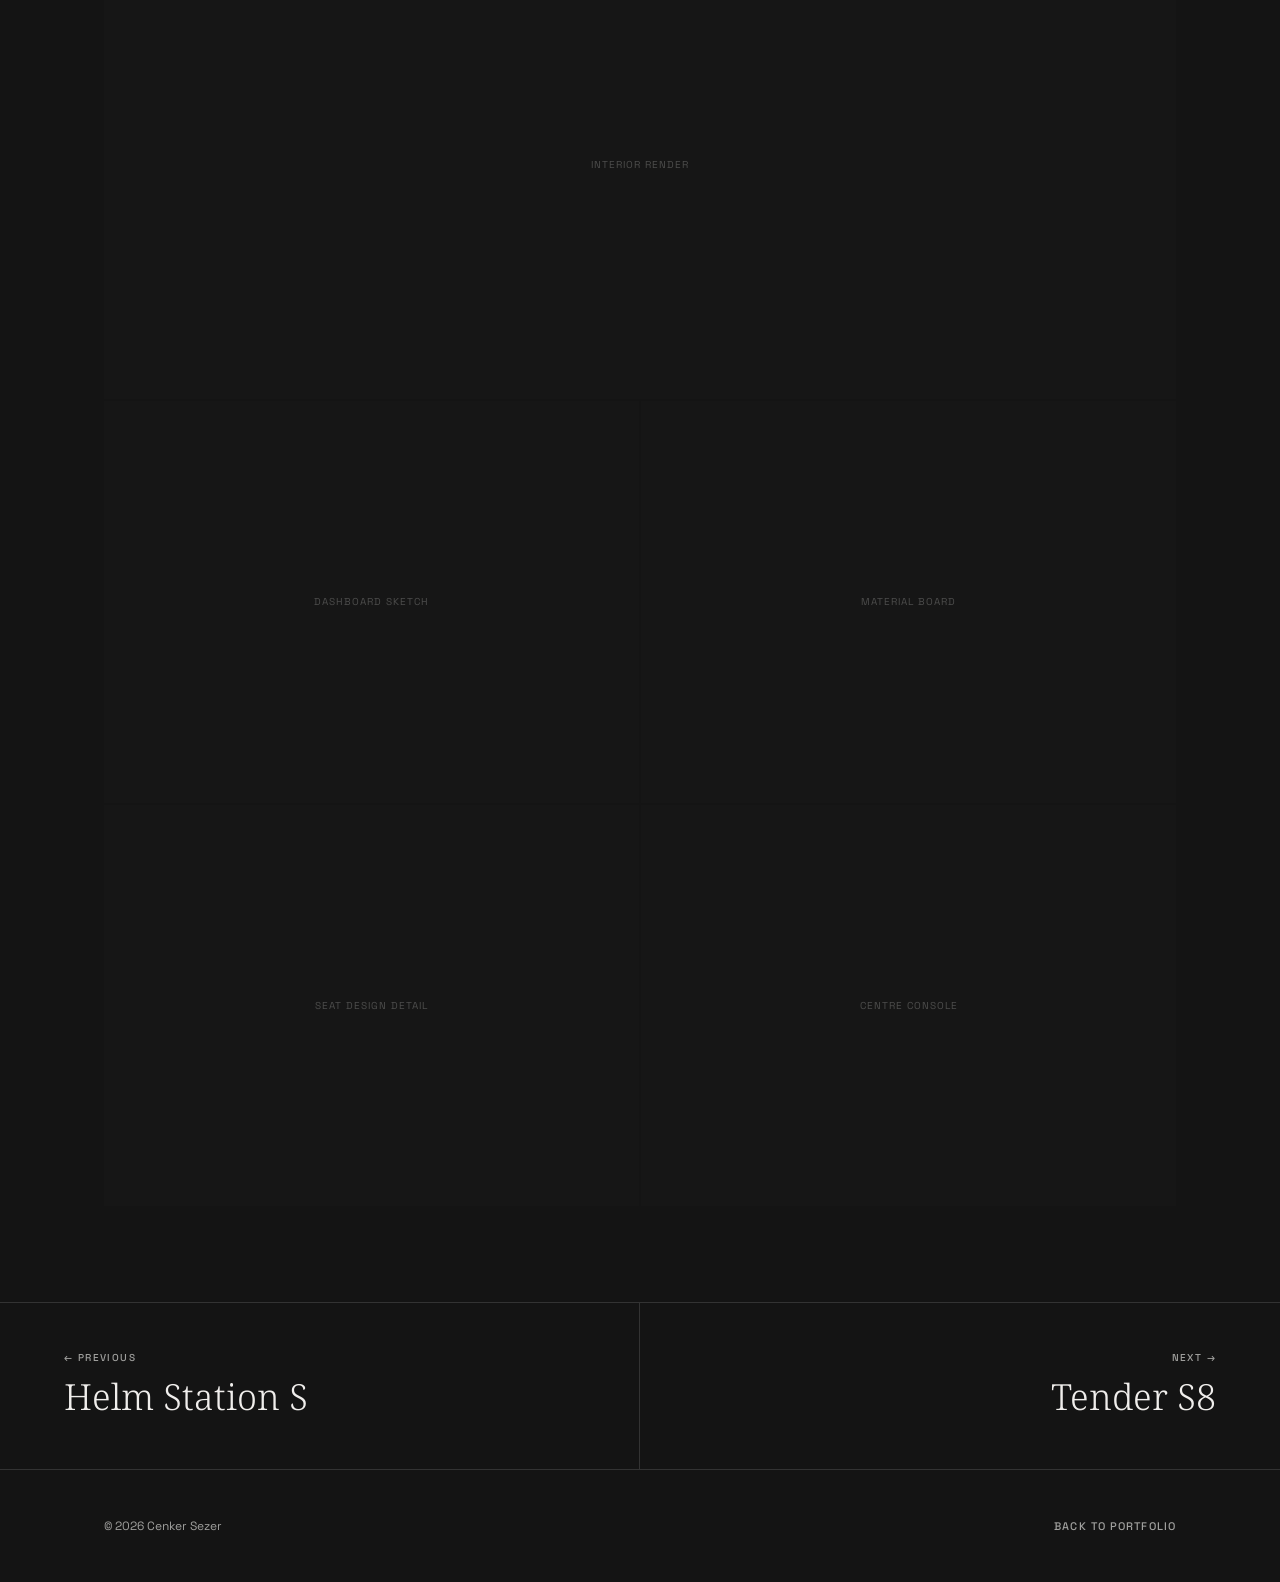
<file: project-drift.html>
<!DOCTYPE html>
<html lang="en" data-theme="dark">
<head>
  <meta charset="UTF-8" />
  <meta name="viewport" content="width=device-width, initial-scale=1.0" />
  <title>Drift Interior — Cenker Sezer</title>
  <meta name="description" content="Drift Interior is a driver-focused sports car interior concept by Cenker Sezer, blending Alcantara, machined aluminium and sustainable cork." />
  <meta name="robots" content="index, follow" />
  <link rel="canonical" href="https://cenkersezer.com/project-drift.html" />
  <link rel="icon" href="logo.svg" type="image/svg+xml">
  <link rel="preconnect" href="https://fonts.googleapis.com" />
  <link rel="preconnect" href="https://fonts.gstatic.com" crossorigin />
  <link href="https://fonts.googleapis.com/css2?family=Noto+Serif:wght@300;400&family=Space+Grotesk:wght@400;500;600&display=swap" rel="stylesheet" />
  <link rel="stylesheet" href="project.css">
</head>
<body>
  <nav>
    <a href="index.html" class="nav-logo">
      <svg width="28" height="28" viewBox="0 0 100 100" fill="none">
        <circle cx="50" cy="50" r="44" stroke="currentColor" stroke-width="1.5"/>
        <text x="50" y="62" font-family="Georgia,serif" font-size="34" font-weight="400" text-anchor="middle" letter-spacing="-1">
          <tspan fill="currentColor">C</tspan><tspan fill="#c9a84c">S</tspan>
        </text>
      </svg>
      <span>Cenker <span class="gold">Sezer</span></span>
    </a>
    <ul class="nav-links">
      <li><a href="index.html#about">About</a></li>
      <li><a href="index.html#portfolio">Works</a></li>
      <li><a href="index.html#contact">Contact</a></li>
    </ul>
    <button class="theme-toggle" id="themeToggle" aria-label="Toggle dark mode">◐</button>
    <div class="nav-divider"></div>
  </nav>

  <section class="project-hero" style="--hero-grad: linear-gradient(135deg,#1a0e0e 0%,#2a1a0e 100%);">
    <div class="project-hero-bg"></div>
    <div class="project-hero-placeholder">Project image coming soon</div>
    <div class="project-hero-overlay"></div>
    <div class="project-hero-content">
      <span class="project-eyebrow">Automotive Design · 2023</span>
      <h1 class="project-title">Drift Interior</h1>
    </div>
  </section>

  <div class="container">
    <div class="project-meta-bar">
      <div class="meta-item"><p class="meta-label">Category</p><p class="meta-value">Automotive Design</p></div>
      <div class="meta-item"><p class="meta-label">Year</p><p class="meta-value">2023</p></div>
      <div class="meta-item"><p class="meta-label">Material</p><p class="meta-value">Alcantara, Machined Aluminium, Cork</p></div>
      <div class="meta-item"><p class="meta-label">Dimensions</p><p class="meta-value">—</p></div>
    </div>
  </div>

  <div class="container">
    <div class="project-body">
      <div>
        <p class="project-overview-label">Overview</p>
        <p class="project-overview-text">An interior concept for a rear-wheel-drive sports car. The driver-focused cabin wraps around the occupant, placing every control intuitively. Materials blend Alcantara, machined aluminium and sustainable cork.</p>
        <p class="project-overview-text">The challenge was creating a space that feels intimate and precise at speed, while remaining liveable on daily commutes. The material palette balances performance with warmth — tactile surfaces where hands rest, hard surfaces where eyes land.</p>
      </div>
      <div class="project-aside">
        <div class="spec-row"><p class="spec-key">Weight</p><p class="spec-val">—</p></div>
        <div class="spec-row"><p class="spec-key">Finish</p><p class="spec-val">Alcantara headliner, machined aluminium trim, cork floor</p></div>
        <div class="spec-row"><p class="spec-key">Design focus</p><p class="spec-val">Driver ergonomics, material warmth, tactile precision</p></div>
        <div class="spec-row"><p class="spec-key">Tools</p><p class="spec-val">Alias, VRED, hand sketching</p></div>
      </div>
    </div>
  </div>

  <div class="container">
    <div class="project-gallery">
      <p class="gallery-label">Process &amp; Visuals</p>
      <div class="gallery-grid">
        <div class="gallery-item gallery-item--wide">Interior render</div>
        <div class="gallery-item">Dashboard sketch</div>
        <div class="gallery-item">Material board</div>
        <div class="gallery-item">Seat design detail</div>
        <div class="gallery-item">Centre console</div>
      </div>
    </div>
  </div>

  <nav class="project-nav">
    <a href="project-helm.html" class="project-nav-item">
      <span class="project-nav-dir">← Previous</span>
      <span class="project-nav-name">Helm Station S</span>
    </a>
    <a href="project-tender.html" class="project-nav-item right">
      <span class="project-nav-dir">Next →</span>
      <span class="project-nav-name">Tender S8</span>
    </a>
  </nav>

  <footer>
    <div class="container">
      <div class="footer-bottom">
        <p class="footer-copy">© 2026 Cenker Sezer</p>
        <a href="index.html" class="footer-back">Back to Portfolio</a>
      </div>
    </div>
  </footer>

  <script src="project.js"></script>
</body>
</html>
</file>
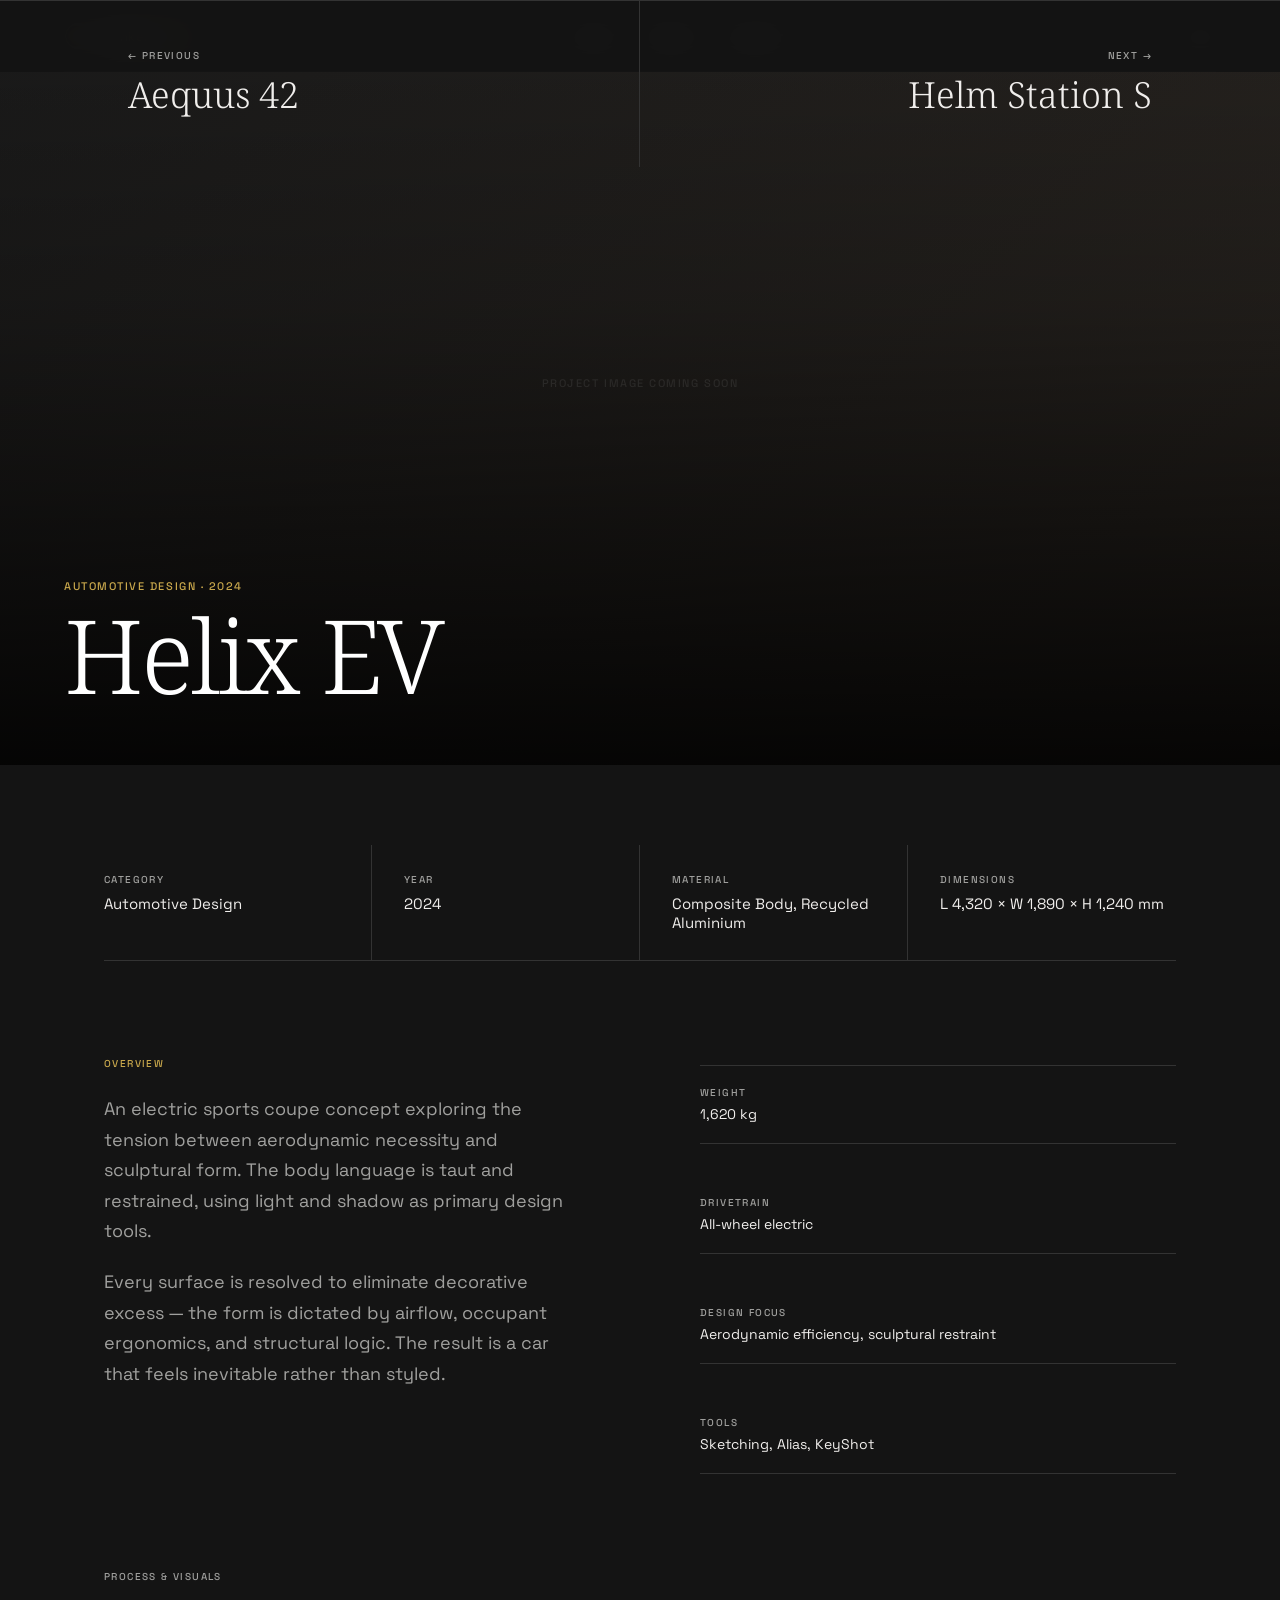
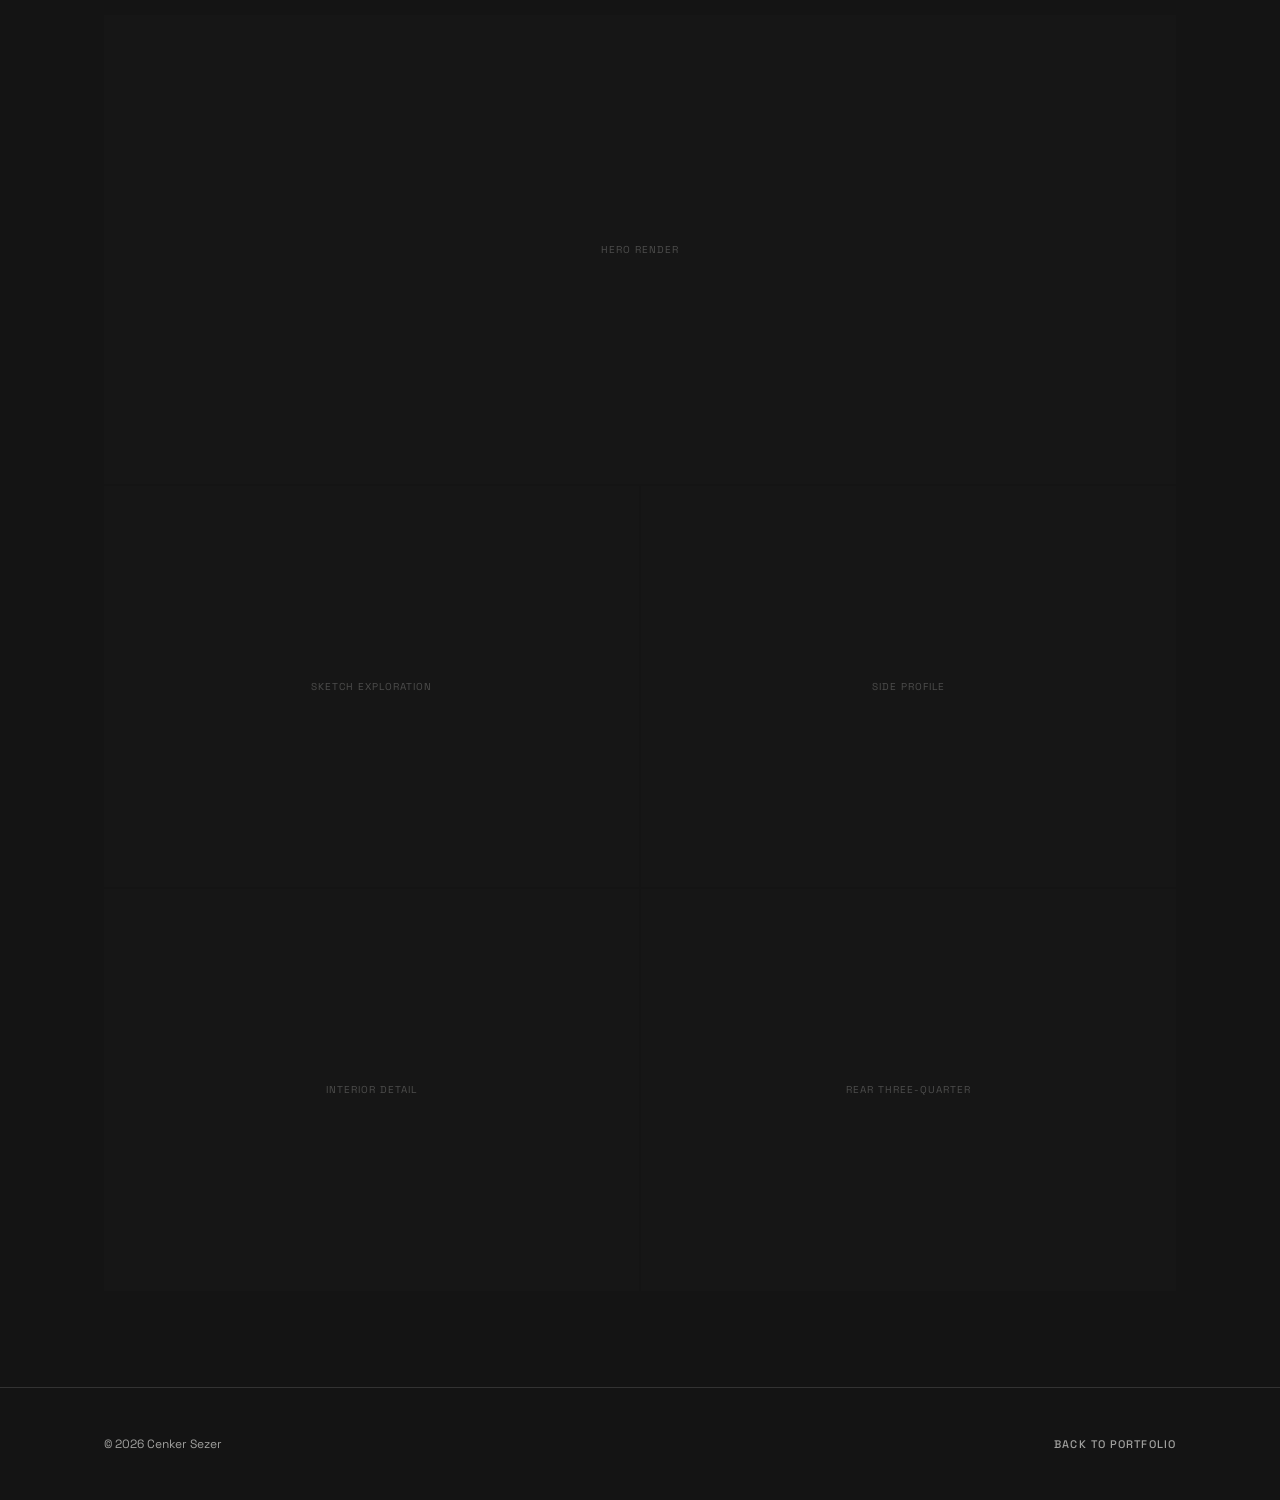
<file: project-helix.html>
<!DOCTYPE html>
<html lang="en" data-theme="dark">
<head>
  <meta charset="UTF-8" />
  <meta name="viewport" content="width=device-width, initial-scale=1.0" />
  <title>Helix EV — Cenker Sezer</title>
  <meta name="description" content="Helix EV is an electric sports coupe concept by Cenker Sezer, exploring the tension between aerodynamic necessity and sculptural form." />
  <meta name="robots" content="index, follow" />
  <link rel="canonical" href="https://cenkersezer.com/project-helix.html" />
  <link rel="icon" href="logo.svg" type="image/svg+xml">
  <link rel="preconnect" href="https://fonts.googleapis.com" />
  <link rel="preconnect" href="https://fonts.gstatic.com" crossorigin />
  <link href="https://fonts.googleapis.com/css2?family=Noto+Serif:wght@300;400&family=Space+Grotesk:wght@400;500;600&display=swap" rel="stylesheet" />
  <style>
    :root {
      --surface: #fbf9f8;
      --on-surface: #1b1c1c;
      --on-surface-variant: #444748;
      --outline-variant: #c4c7c7;
      --secondary: #755a22;
      --background: #fbf9f8;
      --nav-bg: rgba(245,242,238,0.88);
      --font-serif: 'Noto Serif', Georgia, serif;
      --font-sans: 'Space Grotesk', system-ui, sans-serif;
      --margin: 64px;
    }
    [data-theme="dark"] {
      --surface: #1a1a1a;
      --on-surface: #f0eeec;
      --on-surface-variant: #a0a09e;
      --outline-variant: #333333;
      --secondary: #c9a84c;
      --background: #141414;
      --nav-bg: rgba(20,20,20,0.92);
    }
    *, *::before, *::after { box-sizing: border-box; margin: 0; padding: 0; }
    body { font-family: var(--font-sans); background: var(--background); color: var(--on-surface); transition: opacity 0.25s ease; }
    a { text-decoration: none; color: inherit; }

    /* NAV */
    nav {
      position: fixed; top: 0; left: 0; right: 0; z-index: 100;
      display: flex; align-items: center; justify-content: space-between;
      padding: 0 var(--margin); height: 72px;
      background: var(--nav-bg);
      backdrop-filter: blur(16px);
      -webkit-backdrop-filter: blur(16px);
    }
    .nav-logo {
      display: flex; align-items: center; gap: 12px;
      font-family: var(--font-sans); font-size: 13px; font-weight: 500; letter-spacing: 0.01em;
    }
    .nav-logo-svg { display: block; }
    .nav-links { display: flex; gap: 36px; list-style: none; }
    .nav-links a {
      font-size: 11px; font-weight: 500; letter-spacing: 0.1em;
      text-transform: uppercase; color: var(--on-surface-variant); transition: color 0.2s;
    }
    .nav-links a:hover { color: var(--on-surface); }
    .nav-divider { position: absolute; bottom: 0; left: var(--margin); right: var(--margin); height: 1px; background: var(--outline-variant); opacity: 0.6; }
    .theme-toggle { background: none; border: none; cursor: pointer; color: var(--on-surface-variant); padding: 4px 8px; font-size: 15px; transition: color 0.2s; line-height: 1; margin-left: 16px; flex-shrink: 0; }
    .theme-toggle:hover { color: var(--secondary); }

    /* HERO */
    .project-hero {
      min-height: 85vh;
      background: var(--surface);
      display: flex; align-items: flex-end;
      padding: var(--margin);
      padding-top: 72px;
      position: relative;
      overflow: hidden;
    }
    .project-hero-bg {
      position: absolute; inset: 0;
      background: linear-gradient(135deg, #1a1a1a 0%, #2a2520 100%);
    }
    .project-hero-placeholder {
      position: absolute; inset: 0;
      display: flex; align-items: center; justify-content: center;
      font-size: 11px; font-weight: 500; letter-spacing: 0.14em;
      text-transform: uppercase; color: rgba(255,255,255,0.12);
    }
    .project-hero-overlay {
      position: absolute; inset: 0;
      background: linear-gradient(to top, rgba(0,0,0,0.85) 0%, rgba(0,0,0,0.2) 60%, transparent 100%);
    }
    .project-hero-content { position: relative; z-index: 1; width: 100%; }
    .project-eyebrow {
      font-size: 11px; font-weight: 500; letter-spacing: 0.14em;
      text-transform: uppercase; color: var(--secondary); margin-bottom: 16px; display: block;
    }
    .project-title {
      font-family: var(--font-serif);
      font-size: clamp(48px, 8vw, 120px);
      font-weight: 300; letter-spacing: -0.03em; line-height: 0.9;
      color: #ffffff;
    }

    /* BODY */
    .container { max-width: 1200px; margin: 0 auto; padding-inline: var(--margin); }
    .project-meta-bar {
      display: grid; grid-template-columns: repeat(4, 1fr);
      border-bottom: 1px solid var(--outline-variant);
      margin-top: 80px;
    }
    .meta-item { padding: 28px 0; border-right: 1px solid var(--outline-variant); padding-right: 32px; }
    .meta-item:last-child { border-right: none; padding-right: 0; padding-left: 32px; }
    .meta-item:first-child { padding-left: 0; }
    .meta-item:nth-child(2), .meta-item:nth-child(3) { padding-left: 32px; }
    .meta-label { font-size: 10px; font-weight: 500; letter-spacing: 0.14em; text-transform: uppercase; color: var(--on-surface-variant); margin-bottom: 8px; }
    .meta-value { font-size: 15px; font-weight: 400; color: var(--on-surface); }

    .project-body { padding-block: 96px; display: grid; grid-template-columns: 1fr 1fr; gap: 120px; align-items: start; }
    .project-overview-label { font-size: 10px; font-weight: 500; letter-spacing: 0.14em; text-transform: uppercase; color: var(--secondary); margin-bottom: 24px; }
    .project-overview-text { font-size: 18px; line-height: 1.7; color: var(--on-surface-variant); }
    .project-overview-text + .project-overview-text { margin-top: 20px; }
    .project-aside { display: flex; flex-direction: column; gap: 32px; padding-top: 8px; }
    .spec-row { padding: 20px 0; border-bottom: 1px solid var(--outline-variant); }
    .spec-row:first-child { border-top: 1px solid var(--outline-variant); }
    .spec-key { font-size: 10px; font-weight: 500; letter-spacing: 0.14em; text-transform: uppercase; color: var(--on-surface-variant); margin-bottom: 6px; }
    .spec-val { font-size: 14px; color: var(--on-surface); }

    /* GALLERY */
    .project-gallery { padding-bottom: 96px; }
    .gallery-label { font-size: 10px; font-weight: 500; letter-spacing: 0.14em; text-transform: uppercase; color: var(--on-surface-variant); margin-bottom: 32px; }
    .gallery-grid { display: grid; grid-template-columns: 1fr 1fr; gap: 2px; }
    .gallery-item {
      aspect-ratio: 4/3;
      background: var(--surface);
      display: flex; align-items: center; justify-content: center;
      font-size: 10px; letter-spacing: 0.1em; text-transform: uppercase;
      color: var(--on-surface-variant); opacity: 0.4;
    }
    .gallery-item--wide { grid-column: span 2; aspect-ratio: 16/7; }

    /* NAV BETWEEN PROJECTS */
    .project-nav {
      border-top: 1px solid var(--outline-variant);
      display: grid; grid-template-columns: 1fr 1fr;
    }
    .project-nav-item {
      padding: 48px var(--margin);
      display: flex; flex-direction: column; gap: 8px;
      transition: background 0.2s;
    }
    .project-nav-item:first-child { border-right: 1px solid var(--outline-variant); }
    .project-nav-item:hover { background: var(--surface); }
    .project-nav-dir { font-size: 10px; font-weight: 500; letter-spacing: 0.14em; text-transform: uppercase; color: var(--on-surface-variant); }
    .project-nav-name { font-family: var(--font-serif); font-size: clamp(20px, 3vw, 36px); font-weight: 300; }

    /* FOOTER */
    footer { padding-block: 48px; border-top: 1px solid var(--outline-variant); }
    .footer-bottom { display: flex; justify-content: space-between; align-items: center; }
    .footer-copy { font-size: 12px; color: var(--on-surface-variant); }
    .footer-back { font-size: 11px; font-weight: 500; letter-spacing: 0.1em; text-transform: uppercase; color: var(--on-surface-variant); transition: color 0.2s; }
    .footer-back:hover { color: var(--secondary); }

    @media (max-width: 768px) {
      :root { --margin: 24px; }
      .project-meta-bar { grid-template-columns: 1fr 1fr; }
      .meta-item:nth-child(2) { border-right: none; }
      .meta-item:nth-child(3) { border-right: 1px solid var(--outline-variant); padding-left: 0; }
      .project-body { grid-template-columns: 1fr; gap: 48px; }
      .gallery-grid { grid-template-columns: 1fr; }
      .gallery-item--wide { grid-column: span 1; }
      .project-nav { grid-template-columns: 1fr; }
      .project-nav-item:first-child { border-right: none; border-bottom: 1px solid var(--outline-variant); }
      nav { padding-inline: 24px; }
      .nav-links { display: none; }
    }
  </style>
</head>
<body>

  <nav>
    <a href="index.html" class="nav-logo">
      <svg class="nav-logo-svg" width="28" height="28" viewBox="0 0 100 100" fill="none">
        <circle cx="50" cy="50" r="44" stroke="currentColor" stroke-width="1.5"/>
        <text x="50" y="62" font-family="Georgia, serif" font-size="34" font-weight="400" text-anchor="middle" letter-spacing="-1">
          <tspan fill="currentColor">C</tspan><tspan fill="#c9a84c">S</tspan>
        </text>
      </svg>
      <span>Cenker <span style="color:var(--secondary)">Sezer</span></span>
    </a>
    <ul class="nav-links">
      <li><a href="index.html#about">About</a></li>
      <li><a href="index.html#portfolio">Works</a></li>
      <li><a href="index.html#contact">Contact</a></li>
    </ul>
    <button class="theme-toggle" id="themeToggle" aria-label="Toggle dark mode">◐</button>
    <div class="nav-divider"></div>
  </nav>

  <!-- HERO -->
  <section class="project-hero">
    <div class="project-hero-bg"></div>
    <div class="project-hero-placeholder">Project image coming soon</div>
    <div class="project-hero-overlay"></div>
    <div class="project-hero-content">
      <span class="project-eyebrow">Automotive Design · 2024</span>
      <h1 class="project-title">Helix EV</h1>
    </div>
  </section>

  <!-- META BAR -->
  <div class="container">
    <div class="project-meta-bar">
      <div class="meta-item">
        <p class="meta-label">Category</p>
        <p class="meta-value">Automotive Design</p>
      </div>
      <div class="meta-item">
        <p class="meta-label">Year</p>
        <p class="meta-value">2024</p>
      </div>
      <div class="meta-item">
        <p class="meta-label">Material</p>
        <p class="meta-value">Composite Body, Recycled Aluminium</p>
      </div>
      <div class="meta-item">
        <p class="meta-label">Dimensions</p>
        <p class="meta-value">L 4,320 × W 1,890 × H 1,240 mm</p>
      </div>
    </div>
  </div>

  <!-- BODY -->
  <div class="container">
    <div class="project-body">
      <div>
        <p class="project-overview-label">Overview</p>
        <p class="project-overview-text">
          An electric sports coupe concept exploring the tension between aerodynamic necessity and sculptural form. The body language is taut and restrained, using light and shadow as primary design tools.
        </p>
        <p class="project-overview-text">
          Every surface is resolved to eliminate decorative excess — the form is dictated by airflow, occupant ergonomics, and structural logic. The result is a car that feels inevitable rather than styled.
        </p>
      </div>
      <div class="project-aside">
        <div class="spec-row">
          <p class="spec-key">Weight</p>
          <p class="spec-val">1,620 kg</p>
        </div>
        <div class="spec-row">
          <p class="spec-key">Drivetrain</p>
          <p class="spec-val">All-wheel electric</p>
        </div>
        <div class="spec-row">
          <p class="spec-key">Design focus</p>
          <p class="spec-val">Aerodynamic efficiency, sculptural restraint</p>
        </div>
        <div class="spec-row">
          <p class="spec-key">Tools</p>
          <p class="spec-val">Sketching, Alias, KeyShot</p>
        </div>
      </div>
    </div>
  </div>

  <!-- GALLERY -->
  <div class="container">
    <div class="project-gallery">
      <p class="gallery-label">Process &amp; Visuals</p>
      <div class="gallery-grid">
        <div class="gallery-item gallery-item--wide">Hero render</div>
        <div class="gallery-item">Sketch exploration</div>
        <div class="gallery-item">Side profile</div>
        <div class="gallery-item">Interior detail</div>
        <div class="gallery-item">Rear three-quarter</div>
      </div>
    </div>
  </div>

  <!-- PROJECT NAV -->
  <nav class="project-nav">
    <a href="project-aequus.html" class="project-nav-item">
      <span class="project-nav-dir">← Previous</span>
      <span class="project-nav-name">Aequus 42</span>
    </a>
    <a href="project-helm.html" class="project-nav-item" style="text-align:right; align-items:flex-end;">
      <span class="project-nav-dir">Next →</span>
      <span class="project-nav-name">Helm Station S</span>
    </a>
  </nav>

  <!-- FOOTER -->
  <footer>
    <div class="container">
      <div class="footer-bottom">
        <p class="footer-copy">© 2026 Cenker Sezer</p>
        <a href="index.html" class="footer-back">Back to Portfolio</a>
      </div>
    </div>
  </footer>

  <script>
    const saved = localStorage.getItem('theme') || 'dark';
    document.documentElement.setAttribute('data-theme', saved);
    const themeToggle = document.getElementById('themeToggle');
    if (themeToggle) {
      themeToggle.addEventListener('click', () => {
        const next = document.documentElement.getAttribute('data-theme') === 'dark' ? 'light' : 'dark';
        document.documentElement.setAttribute('data-theme', next);
        localStorage.setItem('theme', next);
      });
    }
    document.body.style.opacity = '0';
    requestAnimationFrame(() => requestAnimationFrame(() => { document.body.style.opacity = '1'; }));
    document.querySelectorAll('a[href]').forEach(a => {
      const href = a.getAttribute('href');
      if (!href || href.startsWith('#') || href.startsWith('http') || a.target === '_blank') return;
      a.addEventListener('click', e => {
        if (e.ctrlKey || e.metaKey || e.shiftKey) return;
        e.preventDefault();
        document.body.style.opacity = '0';
        setTimeout(() => { window.location.href = href; }, 250);
      });
    });
  </script>
</body>
</html>
</file>
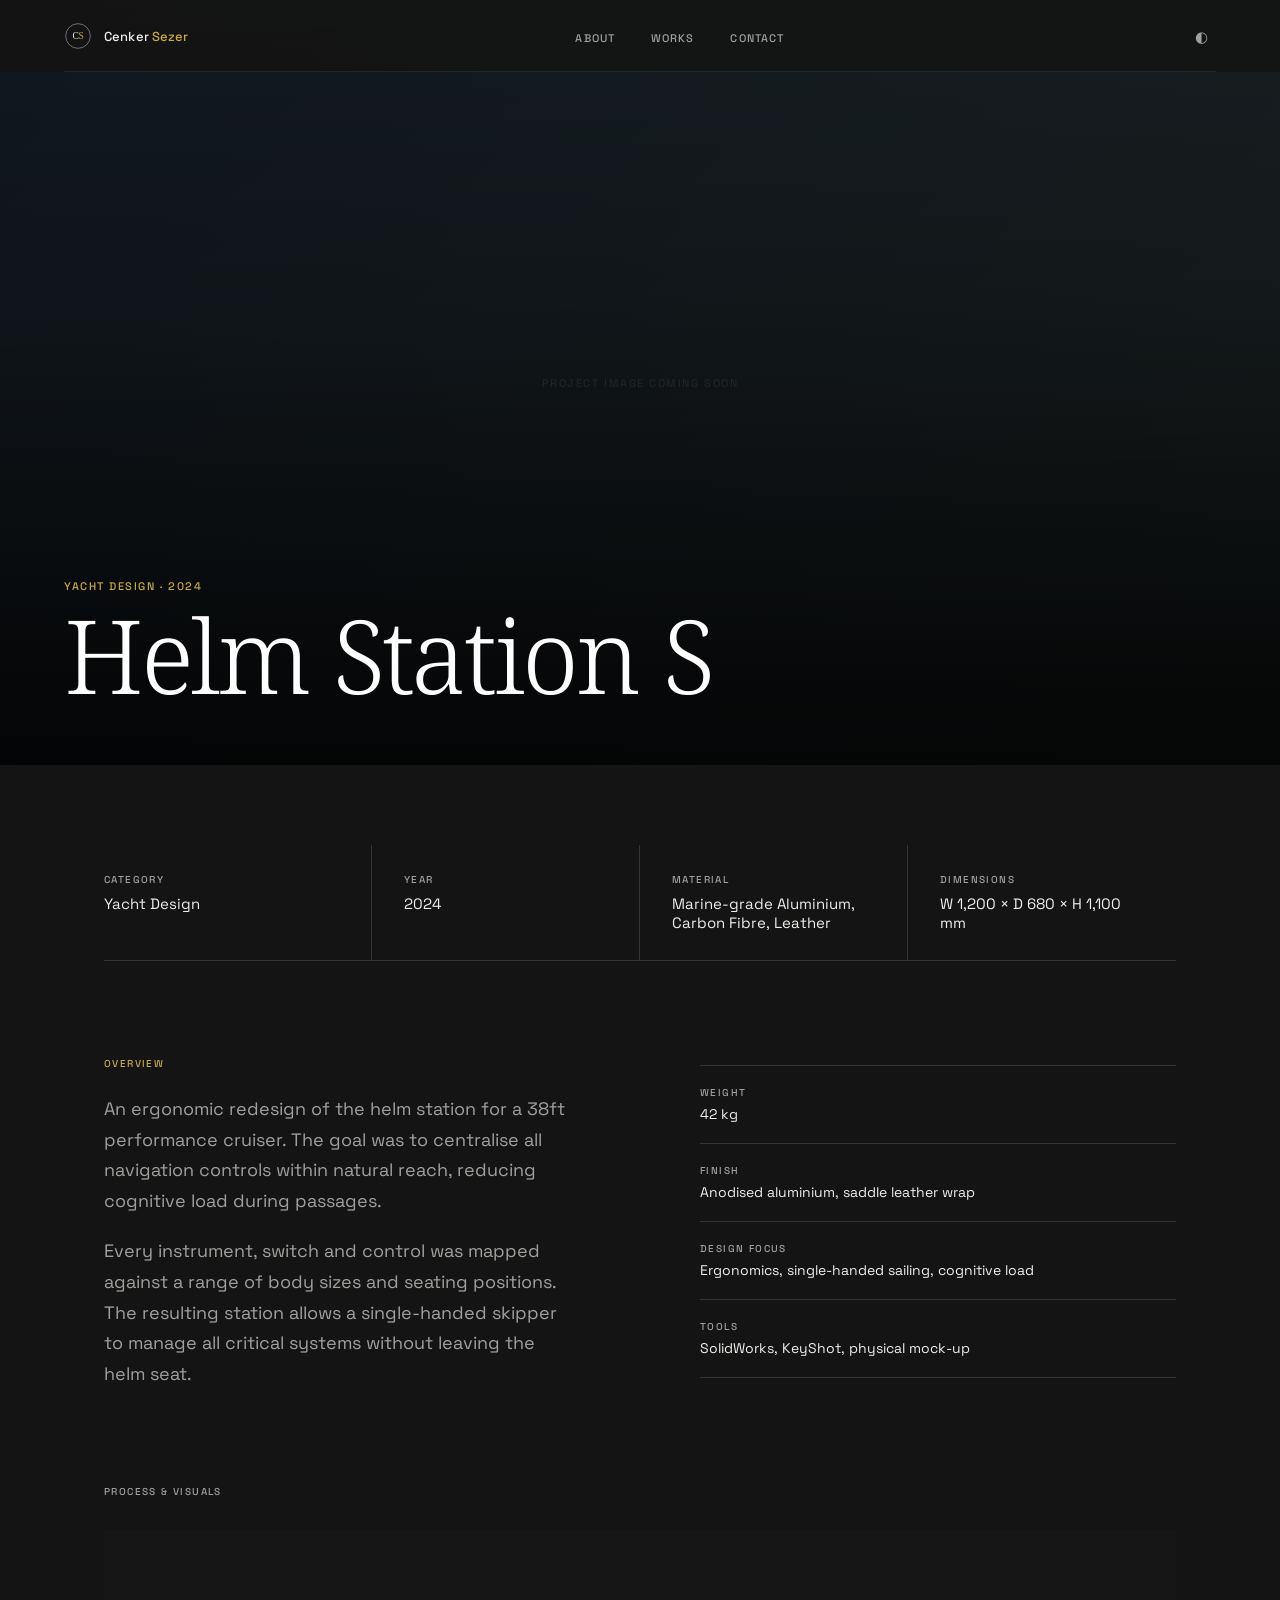
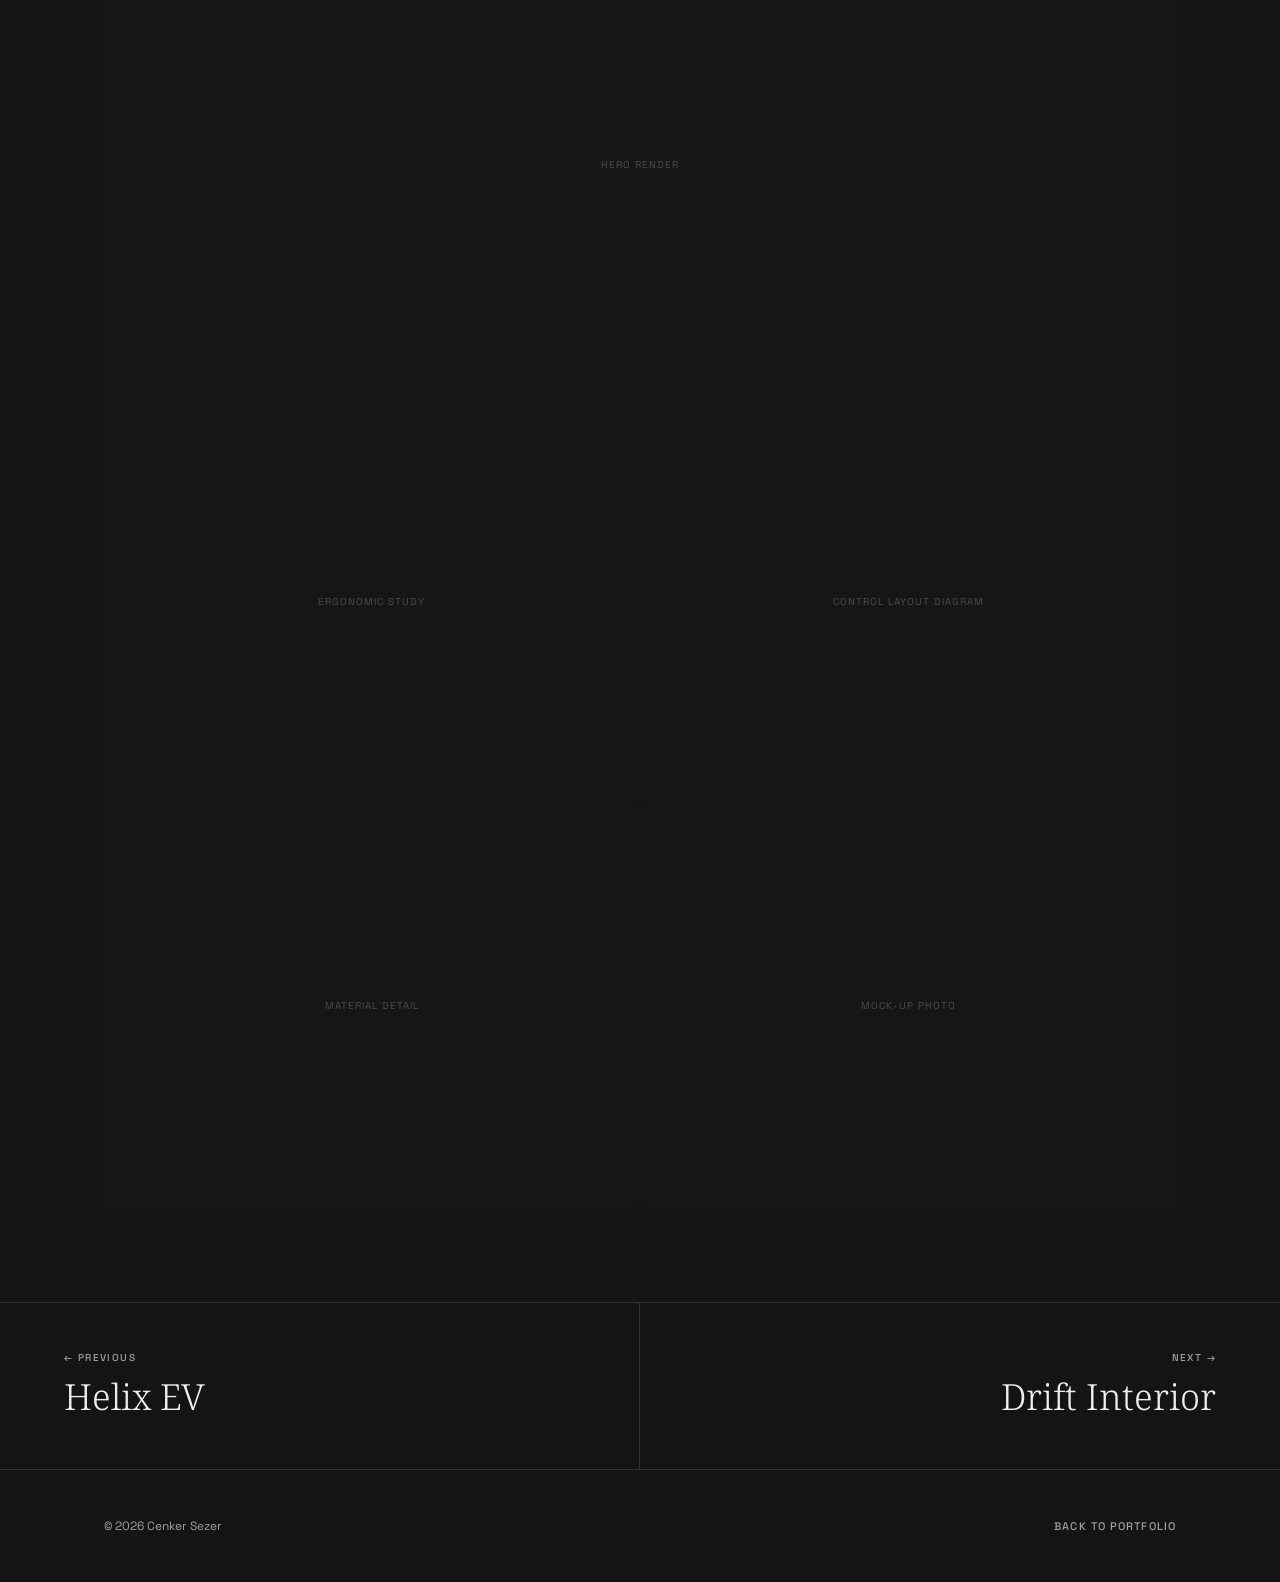
<file: project-helm.html>
<!DOCTYPE html>
<html lang="en" data-theme="dark">
<head>
  <meta charset="UTF-8" />
  <meta name="viewport" content="width=device-width, initial-scale=1.0" />
  <title>Helm Station S — Cenker Sezer</title>
  <meta name="description" content="Helm Station S is an ergonomic redesign of the helm station for a 38ft performance cruiser by Cenker Sezer, centralising all navigation controls within natural reach." />
  <meta name="robots" content="index, follow" />
  <link rel="canonical" href="https://cenkersezer.com/project-helm.html" />
  <link rel="icon" href="logo.svg" type="image/svg+xml">
  <link rel="preconnect" href="https://fonts.googleapis.com" />
  <link rel="preconnect" href="https://fonts.gstatic.com" crossorigin />
  <link href="https://fonts.googleapis.com/css2?family=Noto+Serif:wght@300;400&family=Space+Grotesk:wght@400;500;600&display=swap" rel="stylesheet" />
  <link rel="stylesheet" href="project.css">
</head>
<body>
  <nav>
    <a href="index.html" class="nav-logo">
      <svg width="28" height="28" viewBox="0 0 100 100" fill="none">
        <circle cx="50" cy="50" r="44" stroke="currentColor" stroke-width="1.5"/>
        <text x="50" y="62" font-family="Georgia,serif" font-size="34" font-weight="400" text-anchor="middle" letter-spacing="-1">
          <tspan fill="currentColor">C</tspan><tspan fill="#c9a84c">S</tspan>
        </text>
      </svg>
      <span>Cenker <span class="gold">Sezer</span></span>
    </a>
    <ul class="nav-links">
      <li><a href="index.html#about">About</a></li>
      <li><a href="index.html#portfolio">Works</a></li>
      <li><a href="index.html#contact">Contact</a></li>
    </ul>
    <button class="theme-toggle" id="themeToggle" aria-label="Toggle dark mode">◐</button>
    <div class="nav-divider"></div>
  </nav>

  <section class="project-hero" style="--hero-grad: linear-gradient(135deg,#111820 0%,#1a2020 100%);">
    <div class="project-hero-bg"></div>
    <div class="project-hero-placeholder">Project image coming soon</div>
    <div class="project-hero-overlay"></div>
    <div class="project-hero-content">
      <span class="project-eyebrow">Yacht Design · 2024</span>
      <h1 class="project-title">Helm Station S</h1>
    </div>
  </section>

  <div class="container">
    <div class="project-meta-bar">
      <div class="meta-item"><p class="meta-label">Category</p><p class="meta-value">Yacht Design</p></div>
      <div class="meta-item"><p class="meta-label">Year</p><p class="meta-value">2024</p></div>
      <div class="meta-item"><p class="meta-label">Material</p><p class="meta-value">Marine-grade Aluminium, Carbon Fibre, Leather</p></div>
      <div class="meta-item"><p class="meta-label">Dimensions</p><p class="meta-value">W 1,200 × D 680 × H 1,100 mm</p></div>
    </div>
  </div>

  <div class="container">
    <div class="project-body">
      <div>
        <p class="project-overview-label">Overview</p>
        <p class="project-overview-text">An ergonomic redesign of the helm station for a 38ft performance cruiser. The goal was to centralise all navigation controls within natural reach, reducing cognitive load during passages.</p>
        <p class="project-overview-text">Every instrument, switch and control was mapped against a range of body sizes and seating positions. The resulting station allows a single-handed skipper to manage all critical systems without leaving the helm seat.</p>
      </div>
      <div class="project-aside">
        <div class="spec-row"><p class="spec-key">Weight</p><p class="spec-val">42 kg</p></div>
        <div class="spec-row"><p class="spec-key">Finish</p><p class="spec-val">Anodised aluminium, saddle leather wrap</p></div>
        <div class="spec-row"><p class="spec-key">Design focus</p><p class="spec-val">Ergonomics, single-handed sailing, cognitive load</p></div>
        <div class="spec-row"><p class="spec-key">Tools</p><p class="spec-val">SolidWorks, KeyShot, physical mock-up</p></div>
      </div>
    </div>
  </div>

  <div class="container">
    <div class="project-gallery">
      <p class="gallery-label">Process &amp; Visuals</p>
      <div class="gallery-grid">
        <div class="gallery-item gallery-item--wide">Hero render</div>
        <div class="gallery-item">Ergonomic study</div>
        <div class="gallery-item">Control layout diagram</div>
        <div class="gallery-item">Material detail</div>
        <div class="gallery-item">Mock-up photo</div>
      </div>
    </div>
  </div>

  <nav class="project-nav">
    <a href="project-helix.html" class="project-nav-item">
      <span class="project-nav-dir">← Previous</span>
      <span class="project-nav-name">Helix EV</span>
    </a>
    <a href="project-drift.html" class="project-nav-item right">
      <span class="project-nav-dir">Next →</span>
      <span class="project-nav-name">Drift Interior</span>
    </a>
  </nav>

  <footer>
    <div class="container">
      <div class="footer-bottom">
        <p class="footer-copy">© 2026 Cenker Sezer</p>
        <a href="index.html" class="footer-back">Back to Portfolio</a>
      </div>
    </div>
  </footer>

  <script src="project.js"></script>
</body>
</html>
</file>
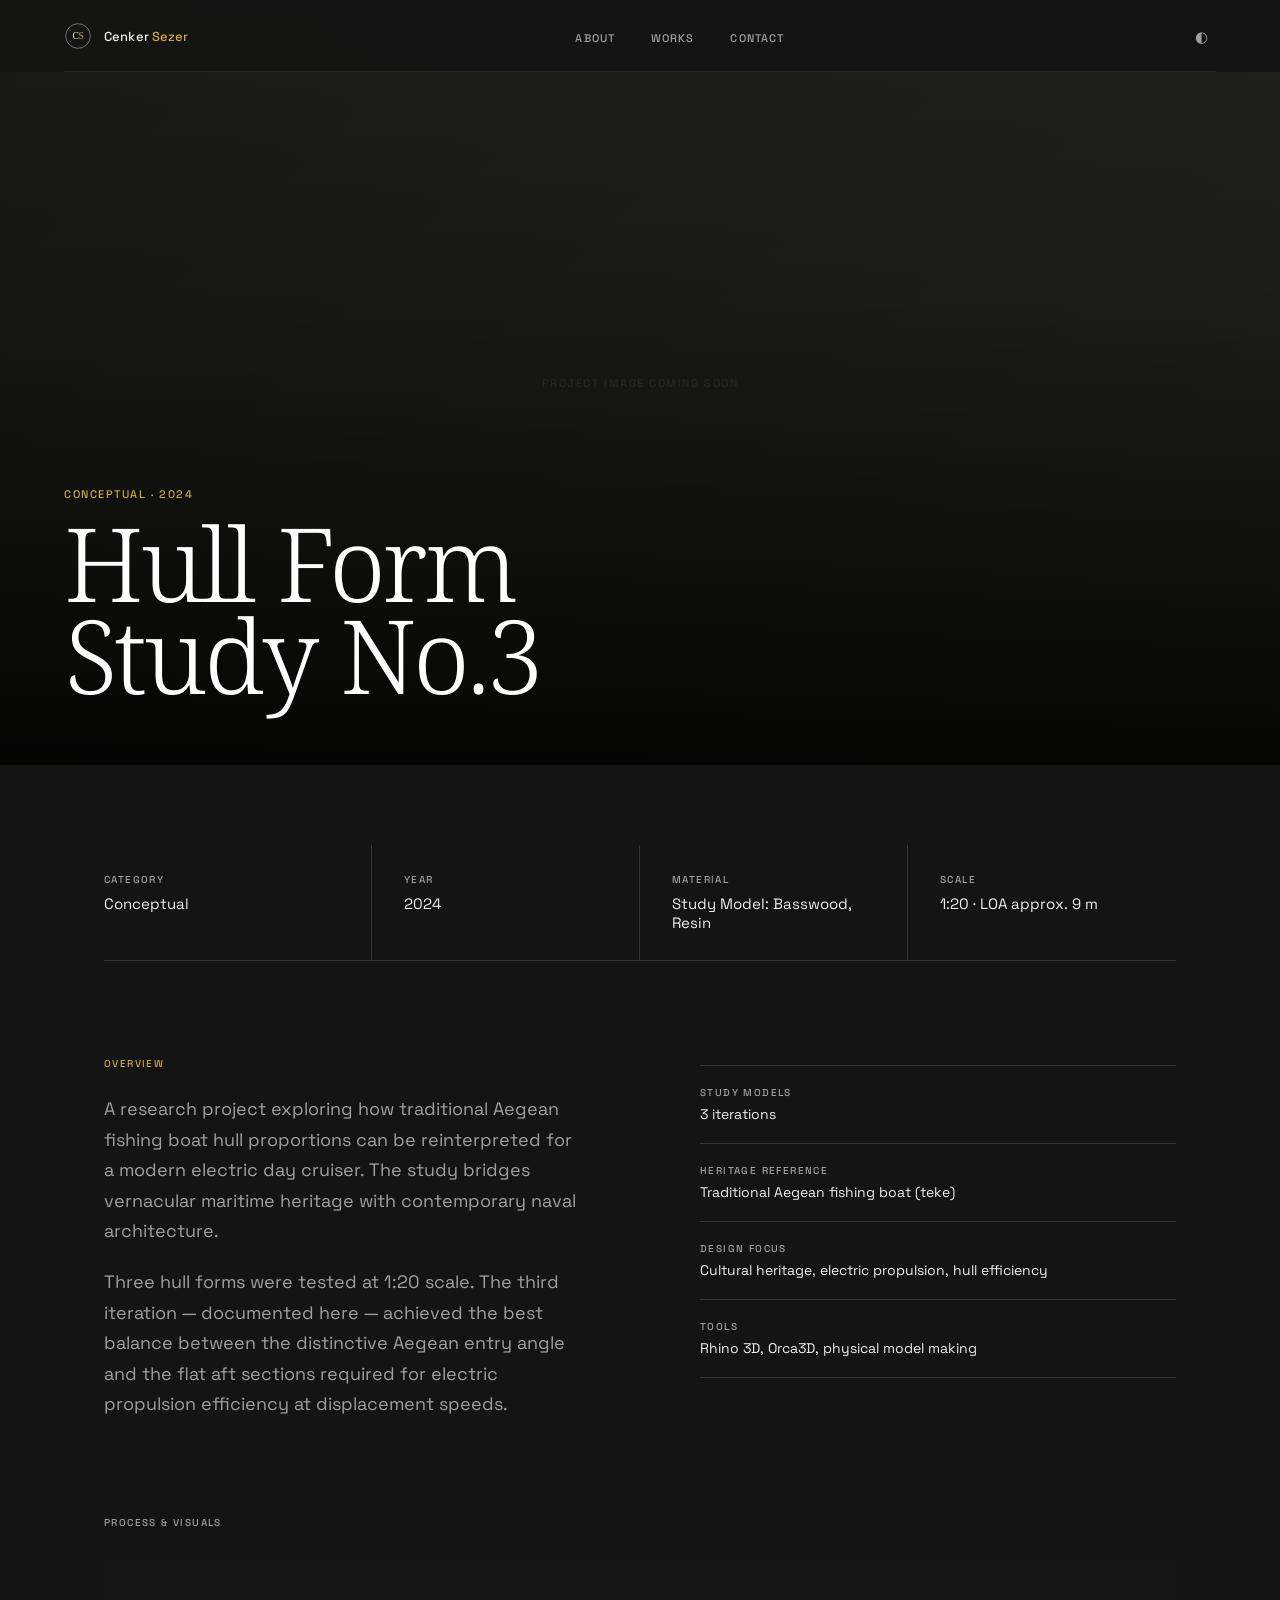
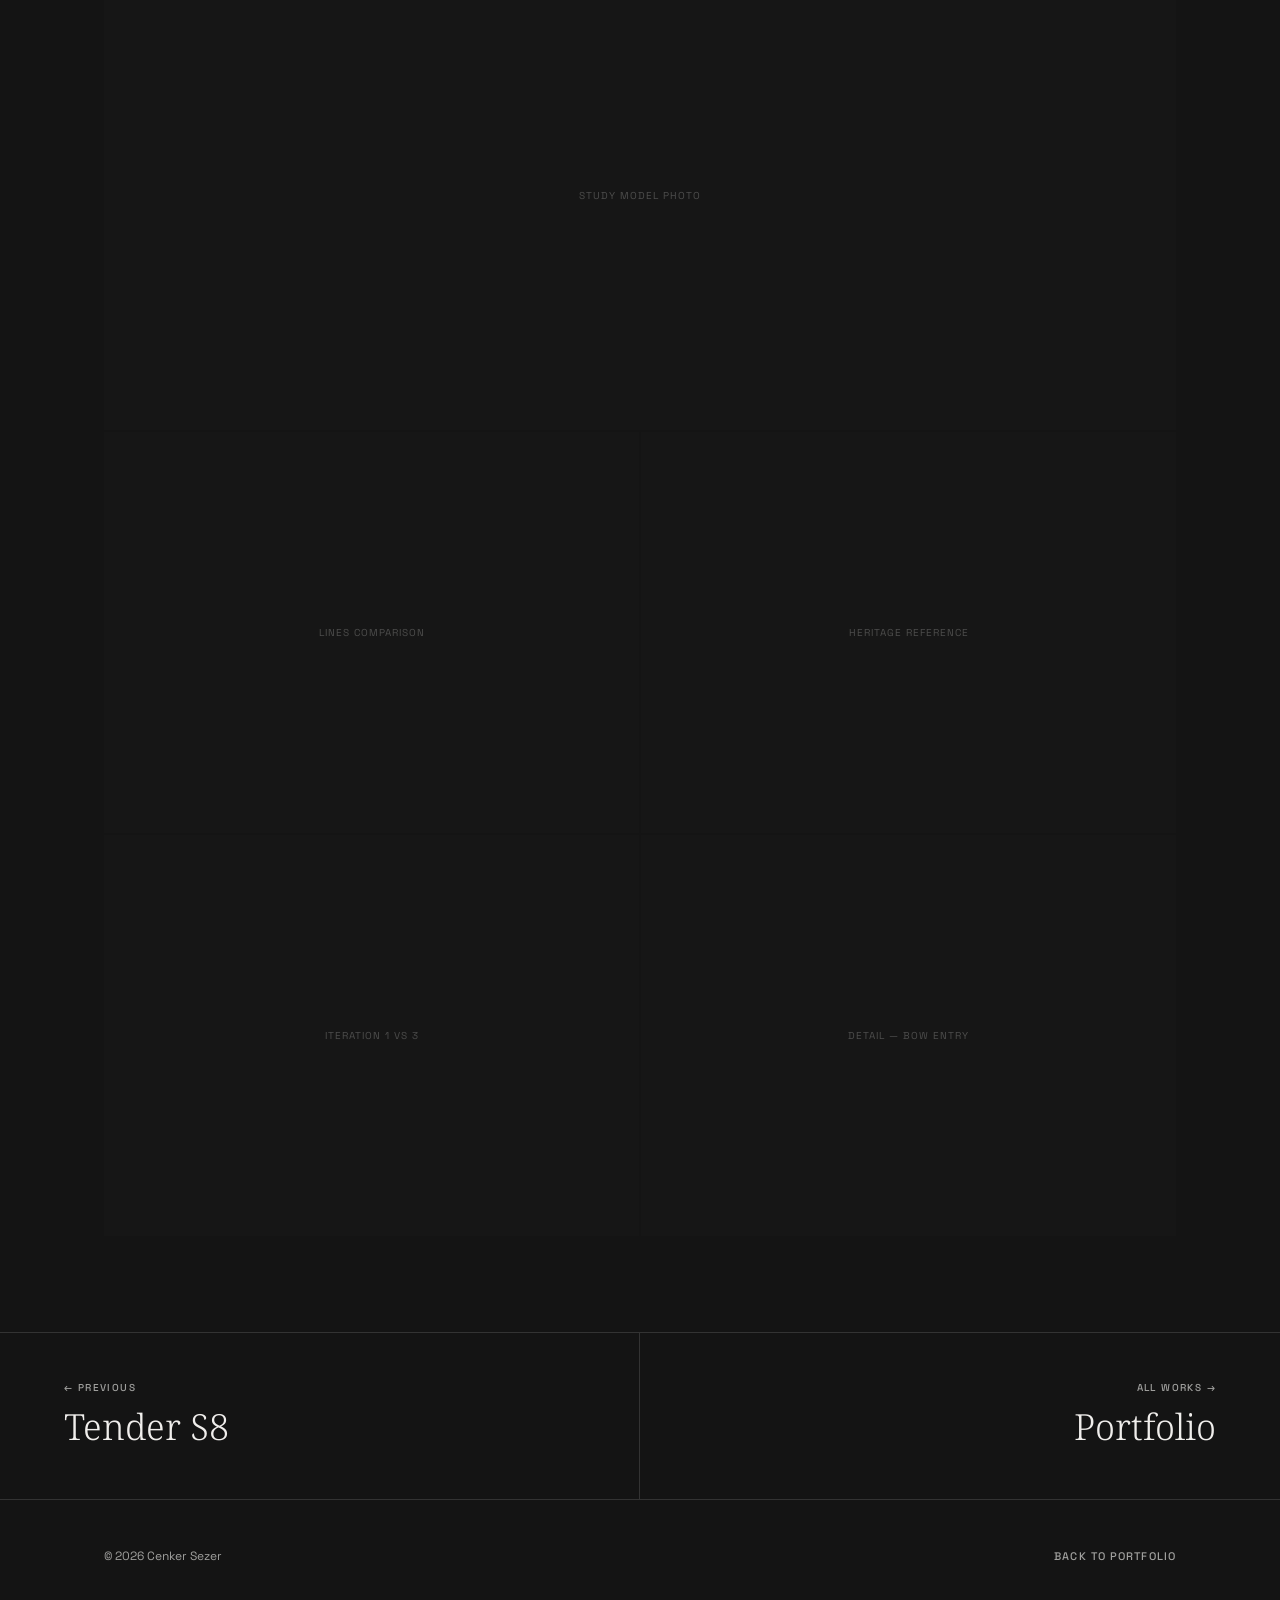
<file: project-hull.html>
<!DOCTYPE html>
<html lang="en" data-theme="dark">
<head>
  <meta charset="UTF-8" />
  <meta name="viewport" content="width=device-width, initial-scale=1.0" />
  <title>Hull Form Study No.3 — Cenker Sezer</title>
  <meta name="description" content="Hull Form Study No.3 is a research project by Cenker Sezer reinterpreting traditional Aegean fishing boat proportions for a modern electric day cruiser." />
  <meta name="robots" content="index, follow" />
  <link rel="canonical" href="https://cenkersezer.com/project-hull.html" />
  <link rel="icon" href="logo.svg" type="image/svg+xml">
  <link rel="preconnect" href="https://fonts.googleapis.com" />
  <link rel="preconnect" href="https://fonts.gstatic.com" crossorigin />
  <link href="https://fonts.googleapis.com/css2?family=Noto+Serif:wght@300;400&family=Space+Grotesk:wght@400;500;600&display=swap" rel="stylesheet" />
  <link rel="stylesheet" href="project.css">
</head>
<body>
  <nav>
    <a href="index.html" class="nav-logo">
      <svg width="28" height="28" viewBox="0 0 100 100" fill="none">
        <circle cx="50" cy="50" r="44" stroke="currentColor" stroke-width="1.5"/>
        <text x="50" y="62" font-family="Georgia,serif" font-size="34" font-weight="400" text-anchor="middle" letter-spacing="-1">
          <tspan fill="currentColor">C</tspan><tspan fill="#c9a84c">S</tspan>
        </text>
      </svg>
      <span>Cenker <span class="gold">Sezer</span></span>
    </a>
    <ul class="nav-links">
      <li><a href="index.html#about">About</a></li>
      <li><a href="index.html#portfolio">Works</a></li>
      <li><a href="index.html#contact">Contact</a></li>
    </ul>
    <button class="theme-toggle" id="themeToggle" aria-label="Toggle dark mode">◐</button>
    <div class="nav-divider"></div>
  </nav>

  <section class="project-hero" style="--hero-grad: linear-gradient(135deg,#1a1a18 0%,#252520 100%);">
    <div class="project-hero-bg"></div>
    <div class="project-hero-placeholder">Project image coming soon</div>
    <div class="project-hero-overlay"></div>
    <div class="project-hero-content">
      <span class="project-eyebrow">Conceptual · 2024</span>
      <h1 class="project-title">Hull Form<br>Study No.3</h1>
    </div>
  </section>

  <div class="container">
    <div class="project-meta-bar">
      <div class="meta-item"><p class="meta-label">Category</p><p class="meta-value">Conceptual</p></div>
      <div class="meta-item"><p class="meta-label">Year</p><p class="meta-value">2024</p></div>
      <div class="meta-item"><p class="meta-label">Material</p><p class="meta-value">Study Model: Basswood, Resin</p></div>
      <div class="meta-item"><p class="meta-label">Scale</p><p class="meta-value">1:20 · LOA approx. 9 m</p></div>
    </div>
  </div>

  <div class="container">
    <div class="project-body">
      <div>
        <p class="project-overview-label">Overview</p>
        <p class="project-overview-text">A research project exploring how traditional Aegean fishing boat hull proportions can be reinterpreted for a modern electric day cruiser. The study bridges vernacular maritime heritage with contemporary naval architecture.</p>
        <p class="project-overview-text">Three hull forms were tested at 1:20 scale. The third iteration — documented here — achieved the best balance between the distinctive Aegean entry angle and the flat aft sections required for electric propulsion efficiency at displacement speeds.</p>
      </div>
      <div class="project-aside">
        <div class="spec-row"><p class="spec-key">Study models</p><p class="spec-val">3 iterations</p></div>
        <div class="spec-row"><p class="spec-key">Heritage reference</p><p class="spec-val">Traditional Aegean fishing boat (teke)</p></div>
        <div class="spec-row"><p class="spec-key">Design focus</p><p class="spec-val">Cultural heritage, electric propulsion, hull efficiency</p></div>
        <div class="spec-row"><p class="spec-key">Tools</p><p class="spec-val">Rhino 3D, Orca3D, physical model making</p></div>
      </div>
    </div>
  </div>

  <div class="container">
    <div class="project-gallery">
      <p class="gallery-label">Process &amp; Visuals</p>
      <div class="gallery-grid">
        <div class="gallery-item gallery-item--wide">Study model photo</div>
        <div class="gallery-item">Lines comparison</div>
        <div class="gallery-item">Heritage reference</div>
        <div class="gallery-item">Iteration 1 vs 3</div>
        <div class="gallery-item">Detail — bow entry</div>
      </div>
    </div>
  </div>

  <nav class="project-nav">
    <a href="project-tender.html" class="project-nav-item">
      <span class="project-nav-dir">← Previous</span>
      <span class="project-nav-name">Tender S8</span>
    </a>
    <a href="index.html#portfolio" class="project-nav-item right">
      <span class="project-nav-dir">All Works →</span>
      <span class="project-nav-name">Portfolio</span>
    </a>
  </nav>

  <footer>
    <div class="container">
      <div class="footer-bottom">
        <p class="footer-copy">© 2026 Cenker Sezer</p>
        <a href="index.html" class="footer-back">Back to Portfolio</a>
      </div>
    </div>
  </footer>

  <script src="project.js"></script>
</body>
</html>
</file>
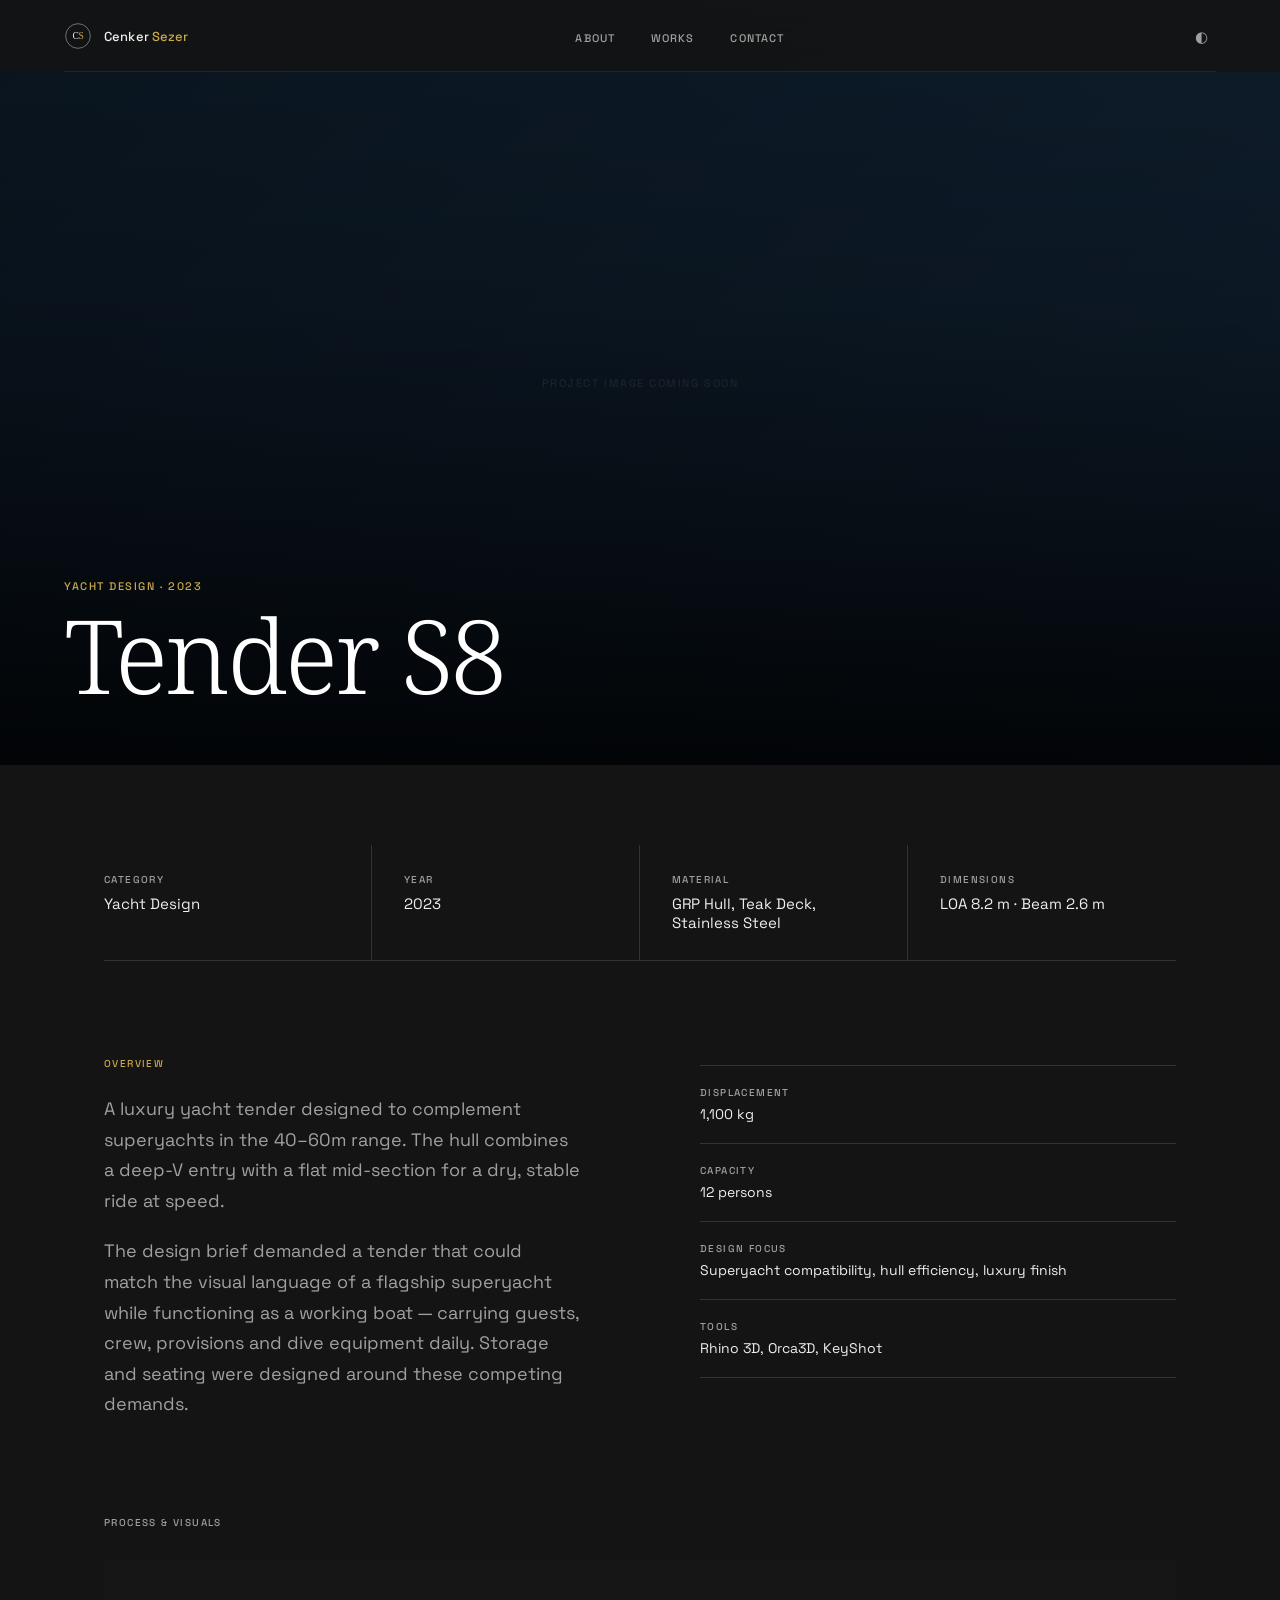
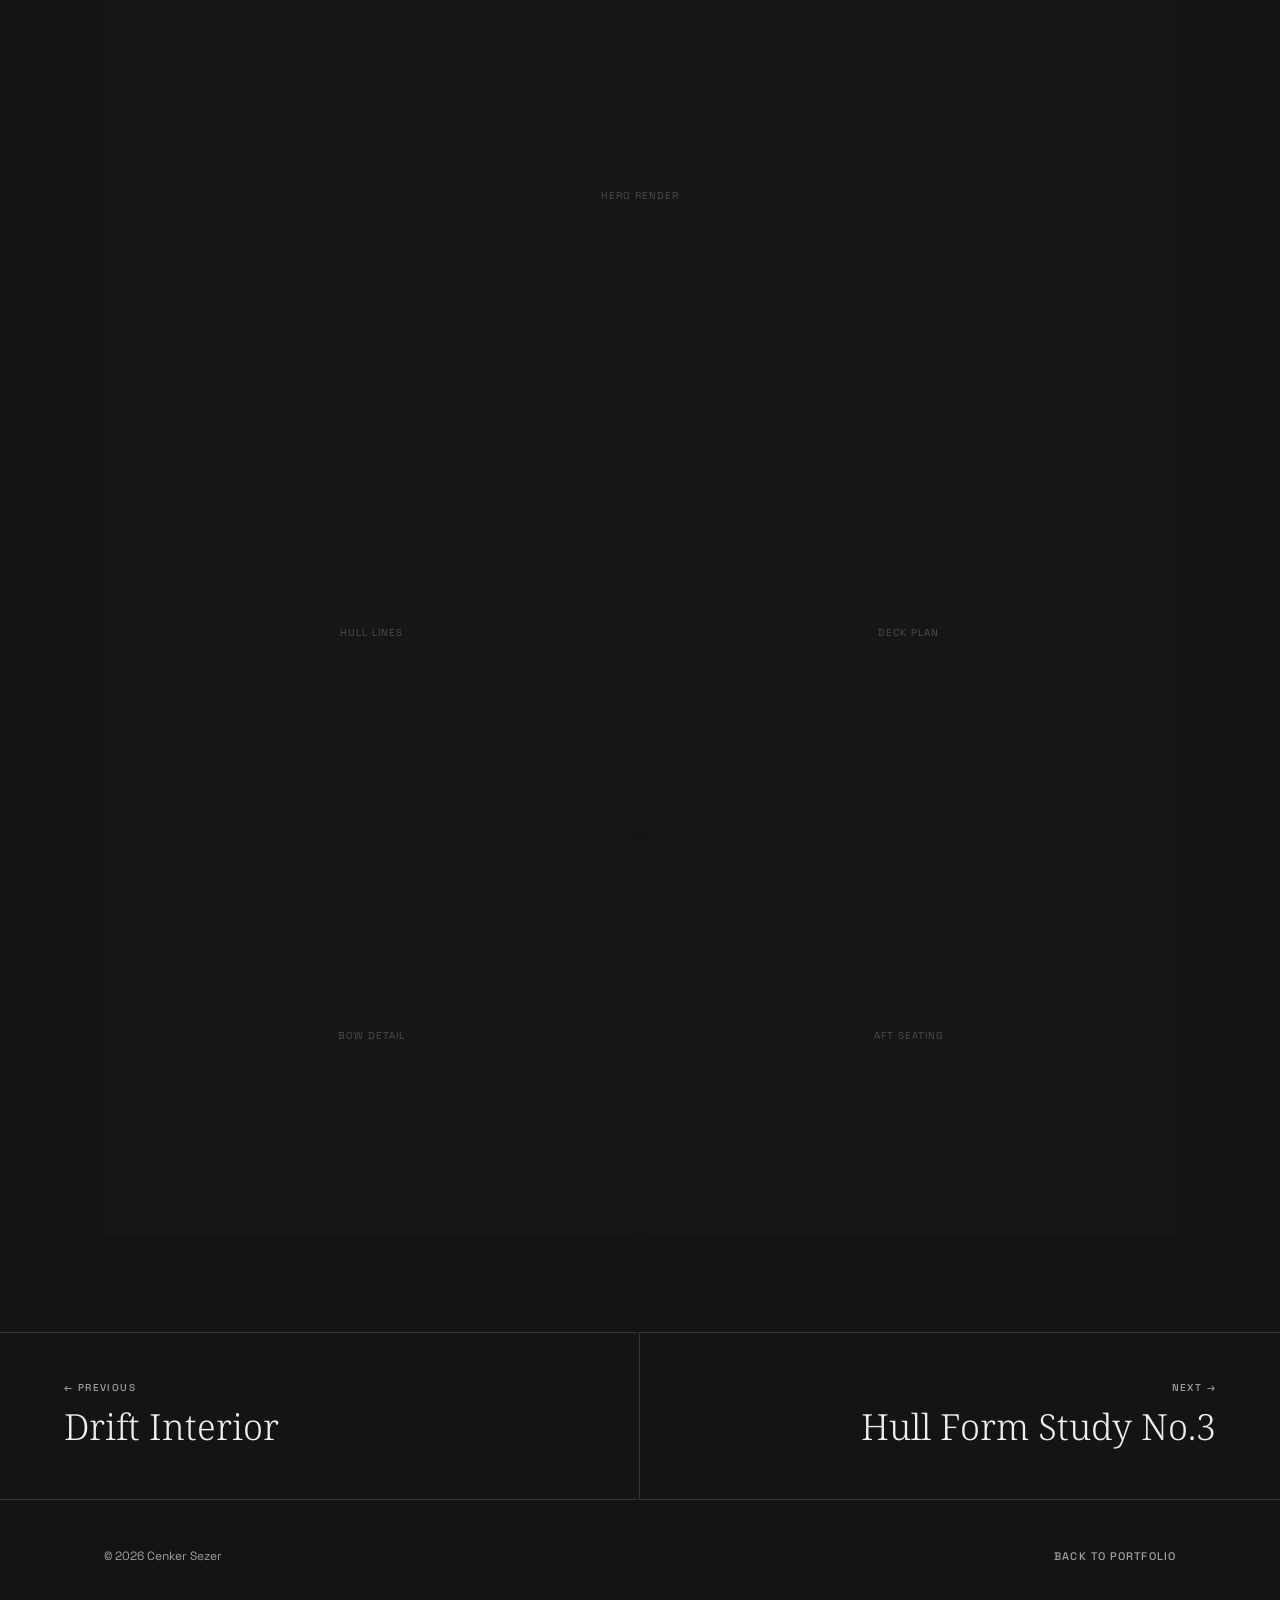
<file: project-tender.html>
<!DOCTYPE html>
<html lang="en" data-theme="dark">
<head>
  <meta charset="UTF-8" />
  <meta name="viewport" content="width=device-width, initial-scale=1.0" />
  <title>Tender S8 — Cenker Sezer</title>
  <meta name="description" content="Tender S8 is an 8m luxury yacht tender concept by Cenker Sezer, designed to complement superyachts in the 40–60m range with a deep-V hull and teak deck." />
  <meta name="robots" content="index, follow" />
  <link rel="canonical" href="https://cenkersezer.com/project-tender.html" />
  <link rel="icon" href="logo.svg" type="image/svg+xml">
  <link rel="preconnect" href="https://fonts.googleapis.com" />
  <link rel="preconnect" href="https://fonts.gstatic.com" crossorigin />
  <link href="https://fonts.googleapis.com/css2?family=Noto+Serif:wght@300;400&family=Space+Grotesk:wght@400;500;600&display=swap" rel="stylesheet" />
  <link rel="stylesheet" href="project.css">
</head>
<body>
  <nav>
    <a href="index.html" class="nav-logo">
      <svg width="28" height="28" viewBox="0 0 100 100" fill="none">
        <circle cx="50" cy="50" r="44" stroke="currentColor" stroke-width="1.5"/>
        <text x="50" y="62" font-family="Georgia,serif" font-size="34" font-weight="400" text-anchor="middle" letter-spacing="-1">
          <tspan fill="currentColor">C</tspan><tspan fill="#c9a84c">S</tspan>
        </text>
      </svg>
      <span>Cenker <span class="gold">Sezer</span></span>
    </a>
    <ul class="nav-links">
      <li><a href="index.html#about">About</a></li>
      <li><a href="index.html#portfolio">Works</a></li>
      <li><a href="index.html#contact">Contact</a></li>
    </ul>
    <button class="theme-toggle" id="themeToggle" aria-label="Toggle dark mode">◐</button>
    <div class="nav-divider"></div>
  </nav>

  <section class="project-hero" style="--hero-grad: linear-gradient(135deg,#0a1520 0%,#102030 100%);">
    <div class="project-hero-bg"></div>
    <div class="project-hero-placeholder">Project image coming soon</div>
    <div class="project-hero-overlay"></div>
    <div class="project-hero-content">
      <span class="project-eyebrow">Yacht Design · 2023</span>
      <h1 class="project-title">Tender S8</h1>
    </div>
  </section>

  <div class="container">
    <div class="project-meta-bar">
      <div class="meta-item"><p class="meta-label">Category</p><p class="meta-value">Yacht Design</p></div>
      <div class="meta-item"><p class="meta-label">Year</p><p class="meta-value">2023</p></div>
      <div class="meta-item"><p class="meta-label">Material</p><p class="meta-value">GRP Hull, Teak Deck, Stainless Steel</p></div>
      <div class="meta-item"><p class="meta-label">Dimensions</p><p class="meta-value">LOA 8.2 m · Beam 2.6 m</p></div>
    </div>
  </div>

  <div class="container">
    <div class="project-body">
      <div>
        <p class="project-overview-label">Overview</p>
        <p class="project-overview-text">A luxury yacht tender designed to complement superyachts in the 40–60m range. The hull combines a deep-V entry with a flat mid-section for a dry, stable ride at speed.</p>
        <p class="project-overview-text">The design brief demanded a tender that could match the visual language of a flagship superyacht while functioning as a working boat — carrying guests, crew, provisions and dive equipment daily. Storage and seating were designed around these competing demands.</p>
      </div>
      <div class="project-aside">
        <div class="spec-row"><p class="spec-key">Displacement</p><p class="spec-val">1,100 kg</p></div>
        <div class="spec-row"><p class="spec-key">Capacity</p><p class="spec-val">12 persons</p></div>
        <div class="spec-row"><p class="spec-key">Design focus</p><p class="spec-val">Superyacht compatibility, hull efficiency, luxury finish</p></div>
        <div class="spec-row"><p class="spec-key">Tools</p><p class="spec-val">Rhino 3D, Orca3D, KeyShot</p></div>
      </div>
    </div>
  </div>

  <div class="container">
    <div class="project-gallery">
      <p class="gallery-label">Process &amp; Visuals</p>
      <div class="gallery-grid">
        <div class="gallery-item gallery-item--wide">Hero render</div>
        <div class="gallery-item">Hull lines</div>
        <div class="gallery-item">Deck plan</div>
        <div class="gallery-item">Bow detail</div>
        <div class="gallery-item">Aft seating</div>
      </div>
    </div>
  </div>

  <nav class="project-nav">
    <a href="project-drift.html" class="project-nav-item">
      <span class="project-nav-dir">← Previous</span>
      <span class="project-nav-name">Drift Interior</span>
    </a>
    <a href="project-hull.html" class="project-nav-item right">
      <span class="project-nav-dir">Next →</span>
      <span class="project-nav-name">Hull Form Study No.3</span>
    </a>
  </nav>

  <footer>
    <div class="container">
      <div class="footer-bottom">
        <p class="footer-copy">© 2026 Cenker Sezer</p>
        <a href="index.html" class="footer-back">Back to Portfolio</a>
      </div>
    </div>
  </footer>

  <script src="project.js"></script>
</body>
</html>
</file>
<file: project.css>
:root {
  --surface: #fbf9f8;
  --on-surface: #1b1c1c;
  --on-surface-variant: #444748;
  --outline-variant: #c4c7c7;
  --secondary: #755a22;
  --background: #fbf9f8;
  --nav-bg: rgba(245,242,238,0.88);
  --font-serif: 'Noto Serif', Georgia, serif;
  --font-sans: 'Space Grotesk', system-ui, sans-serif;
  --margin: 64px;
}
[data-theme="dark"] {
  --surface: #1a1a1a;
  --on-surface: #f0eeec;
  --on-surface-variant: #a0a09e;
  --outline-variant: #333333;
  --secondary: #c9a84c;
  --background: #141414;
  --nav-bg: rgba(20,20,20,0.92);
}
*, *::before, *::after { box-sizing: border-box; margin: 0; padding: 0; }
body { font-family: var(--font-sans); background: var(--background); color: var(--on-surface); transition: opacity 0.25s ease; }
a { text-decoration: none; color: inherit; }
.gold { color: var(--secondary); }

/* NAV */
nav:not(.project-nav) {
  position: fixed; top: 0; left: 0; right: 0; z-index: 100;
  display: flex; align-items: center; justify-content: space-between;
  padding: 0 var(--margin); height: 72px;
  background: var(--nav-bg);
  backdrop-filter: blur(16px);
  -webkit-backdrop-filter: blur(16px);
}
.theme-toggle {
  background: none;
  border: none;
  cursor: pointer;
  color: var(--on-surface-variant);
  padding: 4px 8px;
  font-size: 15px;
  transition: color 0.2s;
  line-height: 1;
  margin-left: 16px;
  flex-shrink: 0;
}
.theme-toggle:hover { color: var(--secondary); }
.nav-logo {
  display: flex; align-items: center; gap: 12px;
  font-size: 13px; font-weight: 500; letter-spacing: 0.01em;
}
.nav-links { display: flex; gap: 36px; list-style: none; }
.nav-links a {
  font-size: 11px; font-weight: 500; letter-spacing: 0.1em;
  text-transform: uppercase; color: var(--on-surface-variant); transition: color 0.2s;
}
.nav-links a:hover { color: var(--on-surface); }
.nav-divider { position: absolute; bottom: 0; left: var(--margin); right: var(--margin); height: 1px; background: var(--outline-variant); opacity: 0.6; }

/* HERO */
.project-hero {
  min-height: 85vh;
  display: flex; align-items: flex-end;
  padding: var(--margin); padding-top: 72px;
  position: relative; overflow: hidden;
}
.project-hero-bg {
  position: absolute; inset: 0;
  background: var(--hero-grad, linear-gradient(135deg,#1a1a1a 0%,#2a2520 100%));
}
.project-hero-placeholder {
  position: absolute; inset: 0;
  display: flex; align-items: center; justify-content: center;
  font-size: 11px; font-weight: 500; letter-spacing: 0.14em;
  text-transform: uppercase; color: rgba(255,255,255,0.1);
}
.project-hero-overlay {
  position: absolute; inset: 0;
  background: linear-gradient(to top, rgba(0,0,0,0.85) 0%, rgba(0,0,0,0.2) 60%, transparent 100%);
}
.project-hero-content { position: relative; z-index: 1; width: 100%; }
.project-eyebrow {
  font-size: 11px; font-weight: 500; letter-spacing: 0.14em;
  text-transform: uppercase; color: var(--secondary); margin-bottom: 16px; display: block;
}
.project-title {
  font-family: var(--font-serif);
  font-size: clamp(48px, 8vw, 120px);
  font-weight: 300; letter-spacing: -0.03em; line-height: 0.9; color: #ffffff;
}

/* LAYOUT */
.container { max-width: 1200px; margin: 0 auto; padding-inline: var(--margin); }

/* META BAR */
.project-meta-bar {
  display: grid; grid-template-columns: repeat(4, 1fr);
  border-bottom: 1px solid var(--outline-variant);
  margin-top: 80px;
}
.meta-item { padding: 28px 32px 28px 0; border-right: 1px solid var(--outline-variant); }
.meta-item:first-child { padding-left: 0; }
.meta-item:last-child { border-right: none; padding-left: 32px; }
.meta-item:nth-child(2), .meta-item:nth-child(3) { padding-left: 32px; }
.meta-label { font-size: 10px; font-weight: 500; letter-spacing: 0.14em; text-transform: uppercase; color: var(--on-surface-variant); margin-bottom: 8px; }
.meta-value { font-size: 15px; color: var(--on-surface); }

/* BODY */
.project-body { padding-block: 96px; display: grid; grid-template-columns: 1fr 1fr; gap: 120px; align-items: start; }
.project-overview-label { font-size: 10px; font-weight: 500; letter-spacing: 0.14em; text-transform: uppercase; color: var(--secondary); margin-bottom: 24px; }
.project-overview-text { font-size: 18px; line-height: 1.7; color: var(--on-surface-variant); }
.project-overview-text + .project-overview-text { margin-top: 20px; }
.project-aside { padding-top: 8px; }
.spec-row { padding: 20px 0; border-bottom: 1px solid var(--outline-variant); }
.spec-row:first-child { border-top: 1px solid var(--outline-variant); }
.spec-key { font-size: 10px; font-weight: 500; letter-spacing: 0.14em; text-transform: uppercase; color: var(--on-surface-variant); margin-bottom: 6px; }
.spec-val { font-size: 14px; color: var(--on-surface); }

/* GALLERY */
.project-gallery { padding-bottom: 96px; }
.gallery-label { font-size: 10px; font-weight: 500; letter-spacing: 0.14em; text-transform: uppercase; color: var(--on-surface-variant); margin-bottom: 32px; }
.gallery-grid { display: grid; grid-template-columns: 1fr 1fr; gap: 2px; }
.gallery-item {
  aspect-ratio: 4/3; background: var(--surface);
  display: flex; align-items: center; justify-content: center;
  font-size: 10px; letter-spacing: 0.1em; text-transform: uppercase;
  color: var(--on-surface-variant); opacity: 0.4;
}
.gallery-item--wide { grid-column: span 2; aspect-ratio: 16/7; }

/* PROJECT NAV */
.project-nav {
  border-top: 1px solid var(--outline-variant);
  display: grid; grid-template-columns: 1fr 1fr;
}
.project-nav-item {
  padding: 48px var(--margin);
  display: flex; flex-direction: column; gap: 8px;
  transition: background 0.2s;
}
.project-nav-item:first-child { border-right: 1px solid var(--outline-variant); }
.project-nav-item.right { text-align: right; align-items: flex-end; }
.project-nav-item:hover { background: var(--surface); }
.project-nav-dir { font-size: 10px; font-weight: 500; letter-spacing: 0.14em; text-transform: uppercase; color: var(--on-surface-variant); }
.project-nav-name { font-family: var(--font-serif); font-size: clamp(20px, 3vw, 36px); font-weight: 300; }

/* FOOTER */
footer { padding-block: 48px; border-top: 1px solid var(--outline-variant); }
.footer-bottom { display: flex; justify-content: space-between; align-items: center; }
.footer-copy { font-size: 12px; color: var(--on-surface-variant); }
.footer-back { font-size: 11px; font-weight: 500; letter-spacing: 0.1em; text-transform: uppercase; color: var(--on-surface-variant); transition: color 0.2s; }
.footer-back:hover { color: var(--secondary); }

/* RESPONSIVE */
@media (max-width: 768px) {
  :root { --margin: 24px; }
  nav:not(.project-nav) { padding-inline: 24px; }
  .nav-links { display: none; }
  .project-meta-bar { grid-template-columns: 1fr 1fr; }
  .meta-item:nth-child(2) { border-right: none; padding-right: 0; }
  .meta-item:nth-child(3) { border-right: 1px solid var(--outline-variant); padding-left: 0; }
  .meta-item:last-child { padding-left: 0; }
  .project-body { grid-template-columns: 1fr; gap: 48px; }
  .gallery-grid { grid-template-columns: 1fr; }
  .gallery-item--wide { grid-column: span 1; }
  .project-nav { grid-template-columns: 1fr; }
  .project-nav-item:first-child { border-right: none; border-bottom: 1px solid var(--outline-variant); }
  .project-nav-item { padding: 32px var(--margin); }
}
</file>
